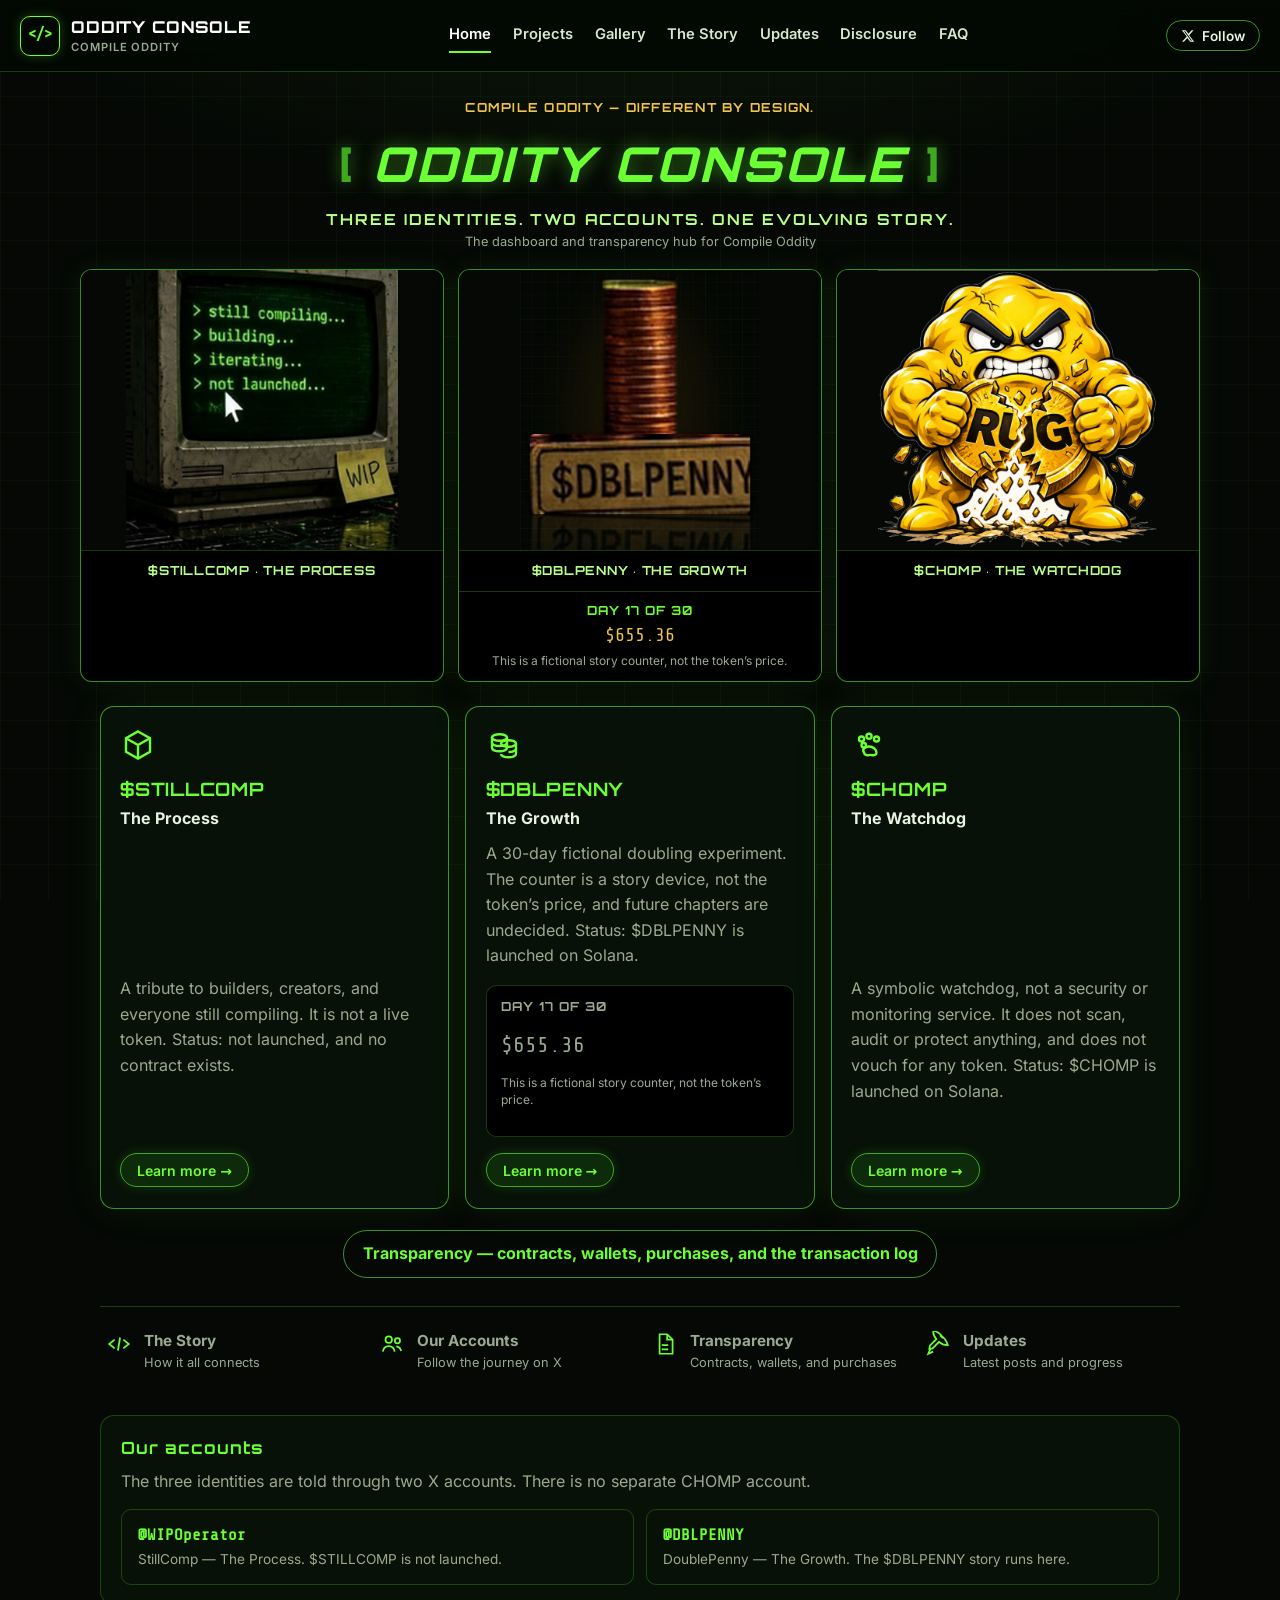
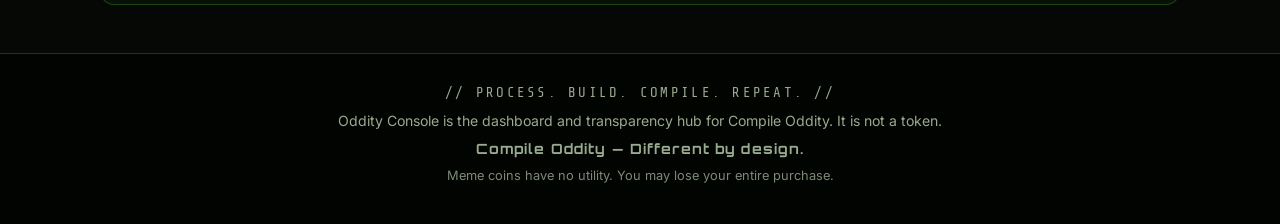
<file: index.html>
<!DOCTYPE html>
<html lang="en">
<head>
  <meta charset="utf-8">
  <meta name="viewport" content="width=device-width, initial-scale=1">
  <title>Oddity Console — the dashboard for Compile Oddity</title>
  <meta name="description" content="Oddity Console is the dashboard and transparency hub for Compile Oddity. Three identities, two accounts, one evolving story.">
  <link rel="icon" href="images/favicon.svg" type="image/svg+xml">
  <link rel="icon" href="images/favicon-32.png" sizes="32x32" type="image/png">
  <link rel="apple-touch-icon" href="images/apple-touch.png">
  <link rel="stylesheet" href="css/fonts.css">
  <link rel="stylesheet" href="css/styles.css">
</head>
<body>
  <header class="site-header">
    <a class="logo" href="index.html">
      <span class="logo-mark">&lt;/&gt;</span>
      <span class="logo-text">
        <span class="logo-name">ODDITY CONSOLE</span>
        <span class="logo-project">Compile Oddity</span>
      </span>
    </a>
    <button class="nav-toggle" type="button" aria-expanded="false" aria-label="Open menu"><span></span></button>
    <nav class="site-nav" aria-label="Primary">
      <a href="index.html" aria-current="page">Home</a>
      <a href="projects.html">Projects</a>
      <a href="gallery.html">Gallery</a>
      <a href="story.html">The Story</a>
      <a href="updates.html">Updates</a>
      <a href="disclosure.html">Disclosure</a>
      <a href="faq.html">FAQ</a>
    </nav>
    <div class="follow-wrap">
      <button class="follow-btn" type="button" aria-expanded="false" aria-haspopup="true"><svg viewBox="0 0 24 24" width="14" height="14" aria-hidden="true"><path fill="currentColor" d="M18.244 2H21.5l-7.5 8.57L22.5 22h-6.53l-5.11-6.68L5.1 22H1.84l8.03-9.17L1.5 2h6.7l4.62 6.12L18.244 2zm-1.15 18h1.81L7 3.91H5.06L17.094 20z"/></svg> Follow</button>
      <div class="follow-menu" role="menu">
        <a href="https://x.com/WIPOperator" target="_blank" rel="noopener noreferrer"><strong>@WIPOperator</strong><small>StillComp — The Process</small></a>
        <a href="https://x.com/DBLPENNY" target="_blank" rel="noopener noreferrer"><strong>@DBLPENNY</strong><small>DoublePenny — The Growth</small></a>
      </div>
    </div>
  </header>

  <main>
    <section class="hero" aria-labelledby="hero-title">
      <div class="hero-inner">
        <div class="hero-copy">
          <p class="oddity-tag">Compile Oddity — Different by design.</p>
          <h1 id="hero-title"><span class="brackets">[</span> Oddity Console <span class="brackets">]</span></h1>
          <p class="hero-sub">Three identities. Two accounts. One evolving story.</p>
          <p class="hero-kicker">The dashboard and transparency hub for Compile Oddity</p>
        </div>
        <div class="hero-cols">
          <figure>
            <img src="images/hero-stillcomp.jpg" width="696" height="717" alt="A retro CRT for StillComp, The Process, showing the lines still compiling, building, iterating, and not launched, with a WIP note.">
            <figcaption>$STILLCOMP · The Process</figcaption>
          </figure>
          <figure>
            <img src="images/hero-dblpenny.jpg" width="700" height="820" alt="A single stack of pennies behind a $DBLPENNY plaque, for DoublePenny, The Growth.">
            <figcaption>$DBLPENNY · The Growth</figcaption>
            <div class="story-counter story-counter-compact" data-dblpenny-counter>
              <noscript>
                <p>The 30-day fictional doubling experiment started on November 18, 2026 (ET). Enable JavaScript to see the current story day and amount. This is a fictional story counter, not the token’s price.</p>
              </noscript>
            </div>

          </figure>
          <figure>
            <img src="images/chomp-web.png" width="720" height="720" alt="CHOMP, The Watchdog: an angry yellow mascot biting a cracked coin labeled RUG.">
            <figcaption>$CHOMP · The Watchdog</figcaption>
          </figure>
        </div>
      </div>
    </section>

    <section class="panel" aria-label="The three identities">
      <div class="cards">
        <article class="card">
          <svg class="card-icon" width="36" height="36" viewBox="0 0 24 24" fill="none" stroke="currentColor" stroke-width="1.6" aria-hidden="true"><path d="M12 3 20 7.5v9L12 21 4 16.5v-9L12 3z"/><path d="M12 21V12l8-4.5M12 12 4 7.5"/></svg>
          <h2>$STILLCOMP</h2>
          <p class="role">The Process</p>
          <p>A tribute to builders, creators, and everyone still compiling. It is not a live token. Status: not launched, and no contract exists.</p>
          <a class="btn" href="projects.html#stillcomp">Learn more →</a>
        </article>
        <article class="card">
          <svg class="card-icon" width="36" height="36" viewBox="0 0 24 24" fill="none" stroke="currentColor" stroke-width="1.6" aria-hidden="true"><ellipse cx="9" cy="7" rx="5" ry="2.2"/><path d="M4 7v3.5c0 1.2 2.2 2.2 5 2.2s5-1 5-2.2V7"/><path d="M4 10.5V14c0 1.2 2.2 2.2 5 2.2s5-1 5-2.2v-3.5"/><ellipse cx="15" cy="11" rx="5" ry="2.2"/><path d="M20 11v3.5c0 1.2-2.2 2.2-5 2.2"/><path d="M20 14.5V18c0 1.2-2.2 2.2-5 2.2s-5-1-5-2.2"/></svg>
          <h2>$DBLPENNY</h2>
          <p class="role">The Growth</p>
          <p>A 30-day fictional doubling experiment. The counter is a story device, not the token’s price, and future chapters are undecided. Status: $DBLPENNY is launched on Solana.</p>
          <div class="story-counter" data-dblpenny-counter>
            <noscript>
              <p>The 30-day fictional doubling experiment started on November 18, 2026 (ET). Enable JavaScript to see the current story day and amount. This is a fictional story counter, not the token’s price.</p>
            </noscript>
          </div>
          <a class="btn" href="projects.html#dblpenny">Learn more →</a>
        </article>
        <article class="card">
          <svg class="card-icon" width="36" height="36" viewBox="0 0 24 24" fill="none" stroke="currentColor" stroke-width="1.6" aria-hidden="true"><circle cx="7" cy="8" r="1.7"/><circle cx="12" cy="6.2" r="1.7"/><circle cx="17" cy="8" r="1.7"/><circle cx="8.5" cy="12.2" r="1.5"/><path d="M12 13c2.8 0 5 2 5 4.2 0 1.3-1.6 2-3.2 1.5-.6-.2-1.1-.2-1.8 0-1.6.5-3.2-.2-3.2-1.5C7 15 9.2 13 12 13z"/></svg>
          <h2>$CHOMP</h2>
          <p class="role">The Watchdog</p>
          <p>A symbolic watchdog, not a security or monitoring service. It does not scan, audit or protect anything, and does not vouch for any token. Status: $CHOMP is launched on Solana.</p>
          <a class="btn" href="projects.html#chomp">Learn more →</a>
        </article>
      </div>

      <p class="transparency-link"><a href="disclosure.html#transparency">Transparency — contracts, wallets, purchases, and the transaction log</a></p>

      <nav class="quick-links" aria-label="Further reading">
        <a href="story.html"><svg width="26" height="26" viewBox="0 0 24 24" fill="none" stroke="currentColor" stroke-width="1.6" aria-hidden="true"><path d="m8 8-5 4 5 4M16 8l5 4-5 4M13 6l-2 12"/></svg><span><strong>The Story</strong><span>How it all connects</span></span></a>
        <a href="#accounts"><svg width="26" height="26" viewBox="0 0 24 24" fill="none" stroke="currentColor" stroke-width="1.6" aria-hidden="true"><circle cx="9" cy="8" r="3"/><path d="M3.5 19c.6-3 2.8-5 5.5-5s4.9 2 5.5 5"/><circle cx="17" cy="9" r="2.4"/><path d="M16 14.2c2.2.3 3.9 2 4.5 4.3"/></svg><span><strong>Our Accounts</strong><span>Follow the journey on X</span></span></a>
        <a href="disclosure.html#transparency"><svg width="26" height="26" viewBox="0 0 24 24" fill="none" stroke="currentColor" stroke-width="1.6" aria-hidden="true"><path d="M7 3h7l5 5v13H7z"/><path d="M14 3v5h5M9 13h6M9 17h6"/></svg><span><strong>Transparency</strong><span>Contracts, wallets, and purchases</span></span></a>
        <a href="updates.html"><svg width="26" height="26" viewBox="0 0 24 24" fill="none" stroke="currentColor" stroke-width="1.6" aria-hidden="true"><path d="M14 4c3 1 6 5 7 9-3 0-6-1-8-3l-6 6-3 .5.5-3 6-6c-2-2-3-5-3-8 4 1 8 4 9 7z"/><path d="M5 16.5 3 21l4.5-2"/></svg><span><strong>Updates</strong><span>Latest posts and progress</span></span></a>
      </nav>

      <section class="accounts" id="accounts">
        <h2>Our accounts</h2>
        <p>The three identities are told through two X accounts. There is no separate CHOMP account.</p>
        <ul class="account-list">
          <li><a href="https://x.com/WIPOperator" target="_blank" rel="noopener noreferrer"><strong>@WIPOperator</strong><span>StillComp — The Process. $STILLCOMP is not launched.</span></a></li>
          <li><a href="https://x.com/DBLPENNY" target="_blank" rel="noopener noreferrer"><strong>@DBLPENNY</strong><span>DoublePenny — The Growth. The $DBLPENNY story runs here.</span></a></li>
        </ul>
      </section>
    </section>
  </main>
  <footer class="site-footer">
    <p class="tagline">// Process. Build. Compile.<wbr> Repeat. //</p>
    <p>Oddity Console is the dashboard and transparency hub for Compile Oddity. It is not a token.</p>
    <p class="oddity-line">Compile Oddity — Different by design.</p>
    <p class="legal">Meme coins have no utility. You may lose your entire purchase.</p>
  </footer>
  <script src="js/main.js"></script>
  <script src="js/counter.js"></script>
</body>
</html>
</file>
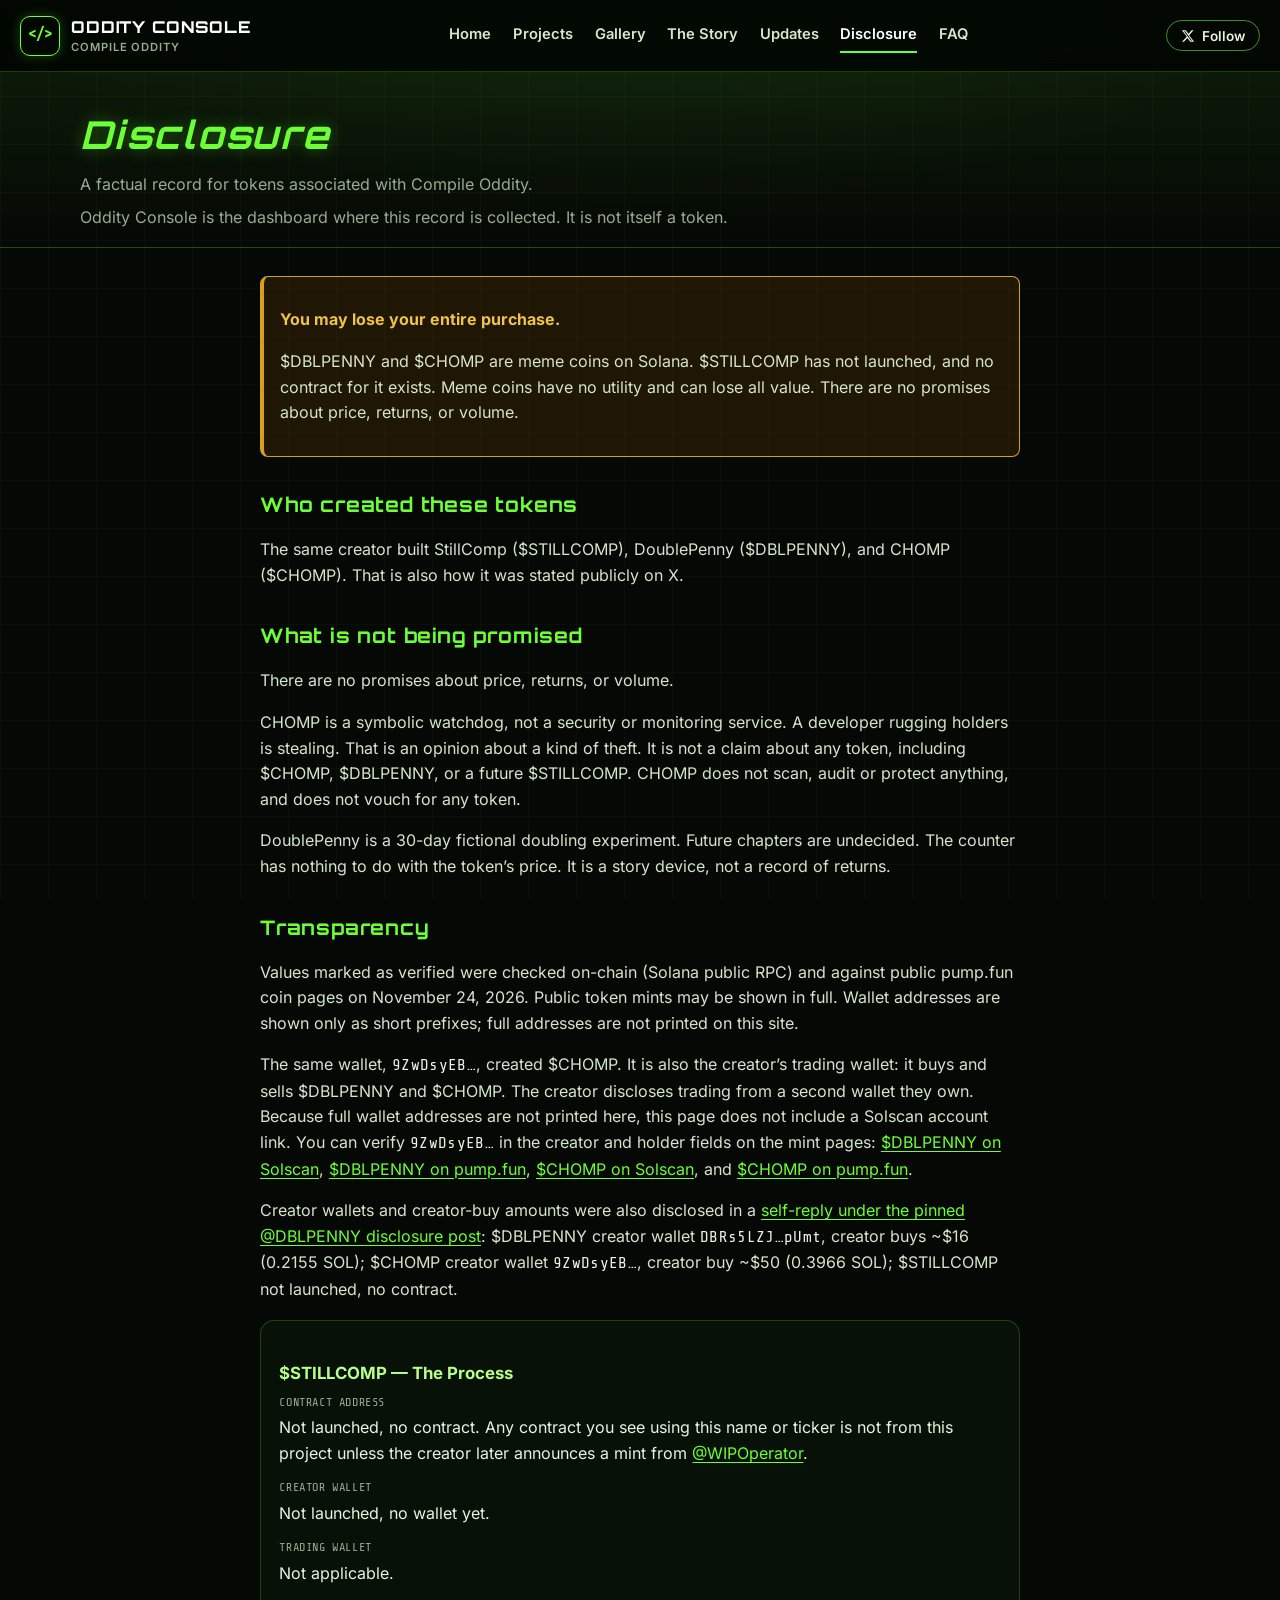
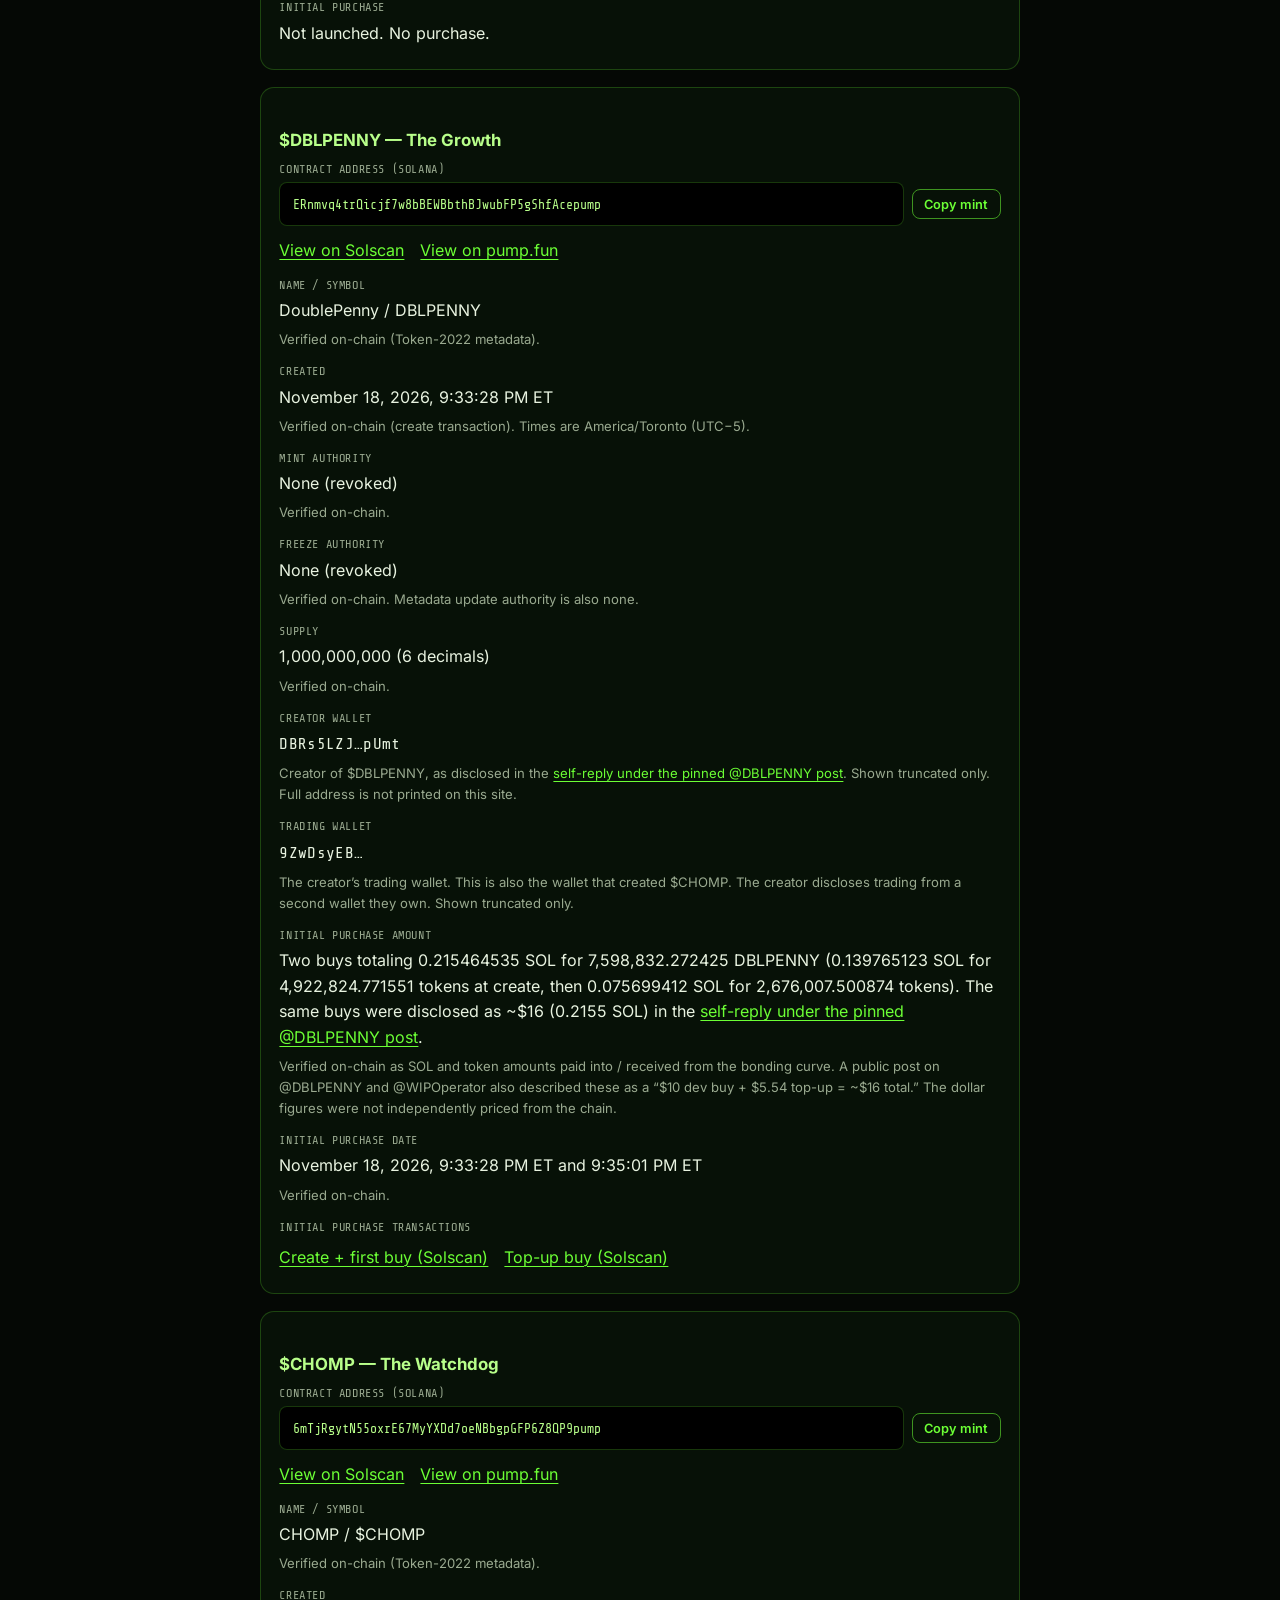
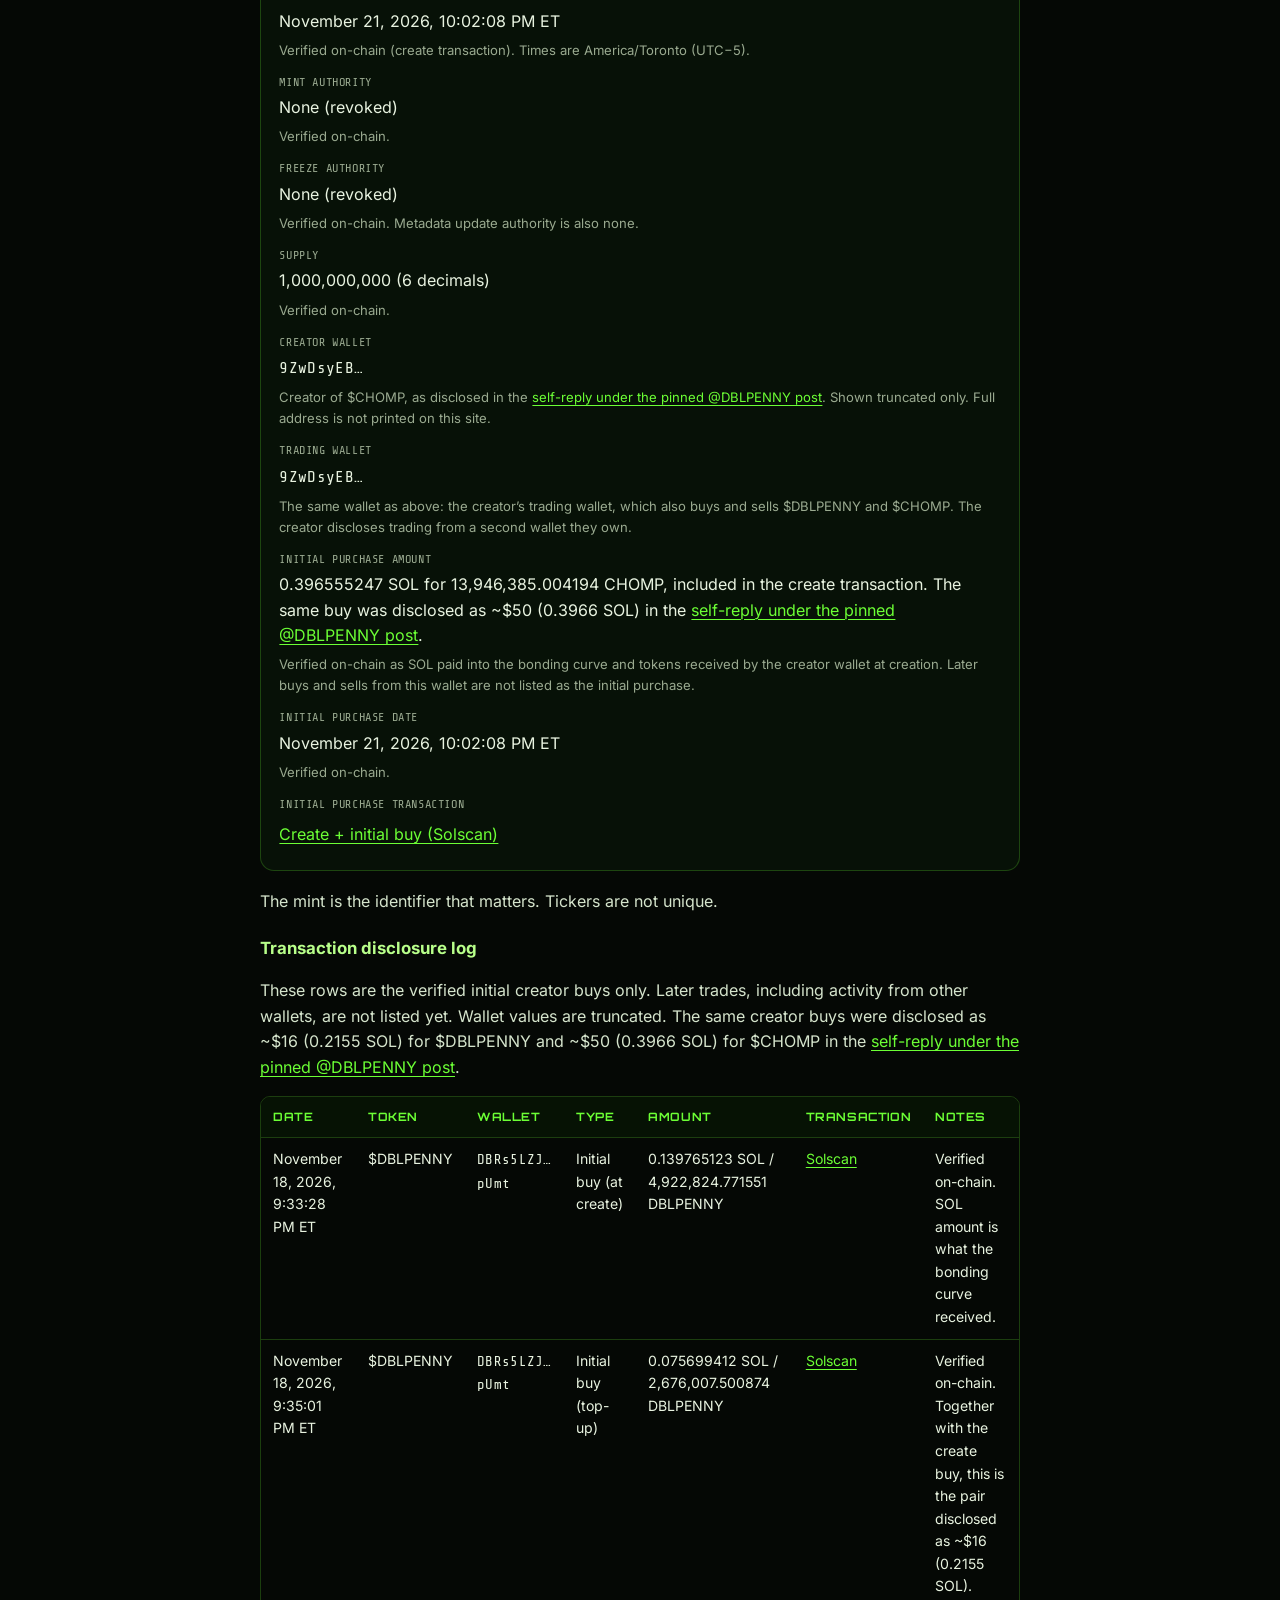
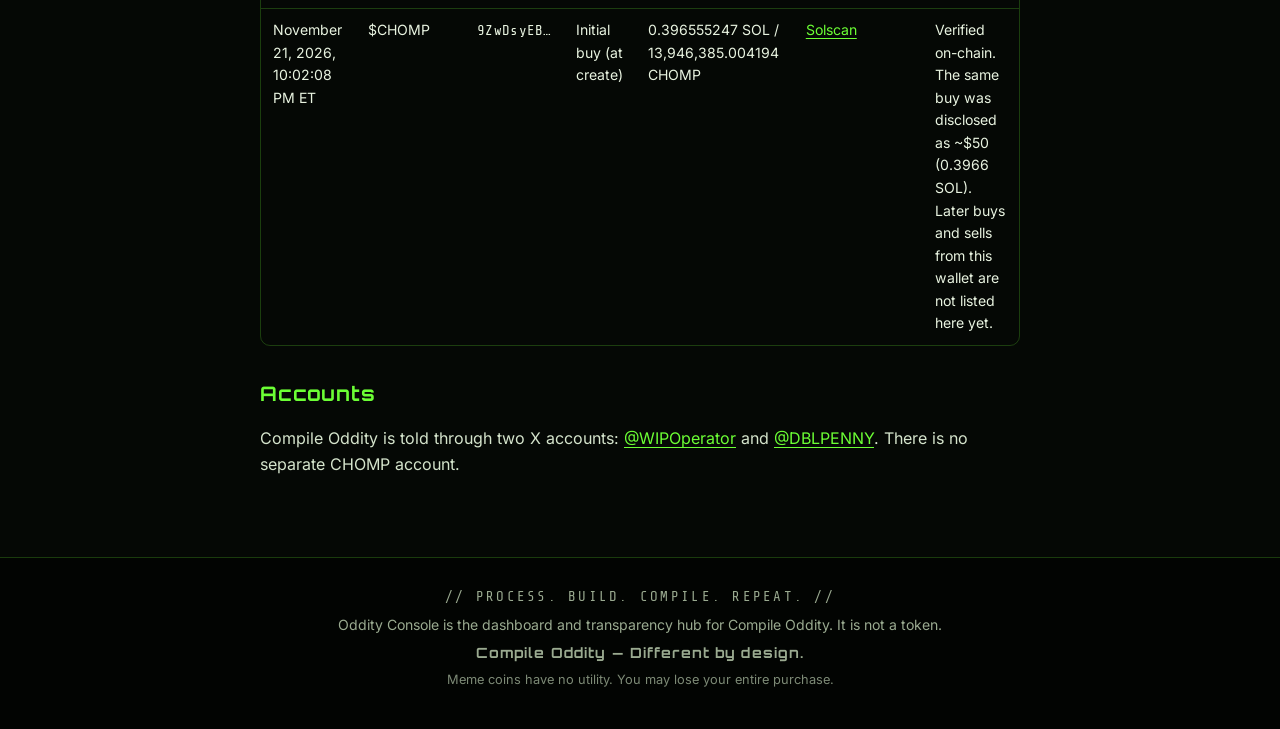
<file: disclosure.html>
<!DOCTYPE html>
<html lang="en">
<head>
  <meta charset="utf-8">
  <meta name="viewport" content="width=device-width, initial-scale=1">
  <title>Disclosure — Oddity Console</title>
  <meta name="description" content="Factual disclosure for tokens associated with Compile Oddity, collected on Oddity Console.">
  <link rel="icon" href="images/favicon.svg" type="image/svg+xml">
  <link rel="icon" href="images/favicon-32.png" sizes="32x32" type="image/png">
  <link rel="apple-touch-icon" href="images/apple-touch.png">
  <link rel="stylesheet" href="css/fonts.css">
  <link rel="stylesheet" href="css/styles.css">
</head>
<body>
  <header class="site-header">
    <a class="logo" href="index.html">
      <span class="logo-mark">&lt;/&gt;</span>
      <span class="logo-text">
        <span class="logo-name">ODDITY CONSOLE</span>
        <span class="logo-project">Compile Oddity</span>
      </span>
    </a>
    <button class="nav-toggle" type="button" aria-expanded="false" aria-label="Open menu"><span></span></button>
    <nav class="site-nav" aria-label="Primary">
      <a href="index.html">Home</a>
      <a href="projects.html">Projects</a>
      <a href="gallery.html">Gallery</a>
      <a href="story.html">The Story</a>
      <a href="updates.html">Updates</a>
      <a href="disclosure.html" aria-current="page">Disclosure</a>
      <a href="faq.html">FAQ</a>
    </nav>
    <div class="follow-wrap">
      <button class="follow-btn" type="button" aria-expanded="false" aria-haspopup="true"><svg viewBox="0 0 24 24" width="14" height="14" aria-hidden="true"><path fill="currentColor" d="M18.244 2H21.5l-7.5 8.57L22.5 22h-6.53l-5.11-6.68L5.1 22H1.84l8.03-9.17L1.5 2h6.7l4.62 6.12L18.244 2zm-1.15 18h1.81L7 3.91H5.06L17.094 20z"/></svg> Follow</button>
      <div class="follow-menu" role="menu">
        <a href="https://x.com/WIPOperator" target="_blank" rel="noopener noreferrer"><strong>@WIPOperator</strong><small>StillComp — The Process</small></a>
        <a href="https://x.com/DBLPENNY" target="_blank" rel="noopener noreferrer"><strong>@DBLPENNY</strong><small>DoublePenny — The Growth</small></a>
      </div>
    </div>
  </header>

  <main>
    <header class="page-hero">
      <div class="page-hero-inner">
        <h1>Disclosure</h1>
        <p>A factual record for tokens associated with Compile Oddity.</p>
        <p>Oddity Console is the dashboard where this record is collected. It is not itself a token.</p>
      </div>
    </header>
    <div class="content">
      <div class="risk-callout">
        <p><strong>You may lose your entire purchase.</strong></p>
        <p>$DBLPENNY and $CHOMP are meme coins on Solana. $STILLCOMP has not launched, and no contract for it exists. Meme coins have no utility and can lose all value. There are no promises about price, returns, or volume.</p>
      </div>

      <h2>Who created these tokens</h2>
      <p>The same creator built StillComp ($STILLCOMP), DoublePenny ($DBLPENNY), and CHOMP ($CHOMP). That is also how it was stated publicly on X.</p>

      <h2>What is not being promised</h2>
      <p>There are no promises about price, returns, or volume.</p>
      <p>CHOMP is a symbolic watchdog, not a security or monitoring service. A developer rugging holders is stealing. That is an opinion about a kind of theft. It is not a claim about any token, including $CHOMP, $DBLPENNY, or a future $STILLCOMP. CHOMP does not scan, audit or protect anything, and does not vouch for any token.</p>
      <p>DoublePenny is a 30-day fictional doubling experiment. Future chapters are undecided. The counter has nothing to do with the token’s price. It is a story device, not a record of returns.</p>

      <h2 id="transparency">Transparency</h2>
      <p>Values marked as verified were checked on-chain (Solana public RPC) and against public pump.fun coin pages on November 24, 2026. Public token mints may be shown in full. Wallet addresses are shown only as short prefixes; full addresses are not printed on this site.</p>
      <p>The same wallet, <span class="wallet-trunc">9ZwDsyEB…</span>, created $CHOMP. It is also the creator’s trading wallet: it buys and sells $DBLPENNY and $CHOMP. The creator discloses trading from a second wallet they own. Because full wallet addresses are not printed here, this page does not include a Solscan account link. You can verify <span class="wallet-trunc">9ZwDsyEB…</span> in the creator and holder fields on the mint pages: <a href="https://solscan.io/token/ERnmvq4trQicjf7w8bBEWBbthBJwubFP5gShfAcepump" target="_blank" rel="noopener noreferrer">$DBLPENNY on Solscan</a>, <a href="https://pump.fun/coin/ERnmvq4trQicjf7w8bBEWBbthBJwubFP5gShfAcepump" target="_blank" rel="noopener noreferrer">$DBLPENNY on pump.fun</a>, <a href="https://solscan.io/token/6mTjRgytN55oxrE67MyYXDd7oeNBbgpGFP6Z8QP9pump" target="_blank" rel="noopener noreferrer">$CHOMP on Solscan</a>, and <a href="https://pump.fun/coin/6mTjRgytN55oxrE67MyYXDd7oeNBbgpGFP6Z8QP9pump" target="_blank" rel="noopener noreferrer">$CHOMP on pump.fun</a>.</p>
      <p>Creator wallets and creator-buy amounts were also disclosed in a <a href="https://x.com/DBLPENNY/status/2125368697732964563" target="_blank" rel="noopener noreferrer">self-reply under the pinned @DBLPENNY disclosure post</a>: $DBLPENNY creator wallet <span class="wallet-trunc">DBRs5LZJ…pUmt</span>, creator buys ~$16 (0.2155 SOL); $CHOMP creator wallet <span class="wallet-trunc">9ZwDsyEB…</span>, creator buy ~$50 (0.3966 SOL); $STILLCOMP not launched, no contract.</p>

      <section class="t-block" aria-labelledby="t-stillcomp">
        <h3 id="t-stillcomp">$STILLCOMP — The Process</h3>
        <dl class="field-list">
          <div>
            <dt>Contract address</dt>
            <dd>Not launched, no contract. Any contract you see using this name or ticker is not from this project unless the creator later announces a mint from <a href="https://x.com/WIPOperator" target="_blank" rel="noopener noreferrer">@WIPOperator</a>.</dd>
          </div>
          <div>
            <dt>Creator wallet</dt>
            <dd>Not launched, no wallet yet.</dd>
          </div>
          <div>
            <dt>Trading wallet</dt>
            <dd>Not applicable.</dd>
          </div>
          <div>
            <dt>Initial purchase</dt>
            <dd>Not launched. No purchase.</dd>
          </div>
        </dl>
      </section>

      <section class="t-block" aria-labelledby="t-dblpenny">
        <h3 id="t-dblpenny">$DBLPENNY — The Growth</h3>
        <dl class="field-list">
          <div>
            <dt>Contract address (Solana)</dt>
            <dd>
              <div class="mint-row">
                <code class="mint">ERnmvq4trQicjf7w8bBEWBbthBJwubFP5gShfAcepump</code>
                <button class="copy-btn" type="button" data-copy="ERnmvq4trQicjf7w8bBEWBbthBJwubFP5gShfAcepump">Copy mint</button>
              </div>
              <p class="ext-links">
                <a href="https://solscan.io/token/ERnmvq4trQicjf7w8bBEWBbthBJwubFP5gShfAcepump" target="_blank" rel="noopener noreferrer">View on Solscan</a>
                <a href="https://pump.fun/coin/ERnmvq4trQicjf7w8bBEWBbthBJwubFP5gShfAcepump" target="_blank" rel="noopener noreferrer">View on pump.fun</a>
              </p>
            </dd>
          </div>
          <div>
            <dt>Name / symbol</dt>
            <dd>DoublePenny / DBLPENNY <span class="verify-note">Verified on-chain (Token-2022 metadata).</span></dd>
          </div>
          <div>
            <dt>Created</dt>
            <dd>November 18, 2026, 9:33:28 PM ET <span class="verify-note">Verified on-chain (create transaction). Times are America/Toronto (UTC−5).</span></dd>
          </div>
          <div>
            <dt>Mint authority</dt>
            <dd>None (revoked) <span class="verify-note">Verified on-chain.</span></dd>
          </div>
          <div>
            <dt>Freeze authority</dt>
            <dd>None (revoked) <span class="verify-note">Verified on-chain. Metadata update authority is also none.</span></dd>
          </div>
          <div>
            <dt>Supply</dt>
            <dd>1,000,000,000 (6 decimals) <span class="verify-note">Verified on-chain.</span></dd>
          </div>
          <div>
            <dt>Creator wallet</dt>
            <dd>
              <span class="wallet-trunc">DBRs5LZJ…pUmt</span>
              <span class="verify-note">Creator of $DBLPENNY, as disclosed in the <a href="https://x.com/DBLPENNY/status/2125368697732964563" target="_blank" rel="noopener noreferrer">self-reply under the pinned @DBLPENNY post</a>. Shown truncated only. Full address is not printed on this site.</span>
            </dd>
          </div>
          <div>
            <dt>Trading wallet</dt>
            <dd>
              <span class="wallet-trunc">9ZwDsyEB…</span>
              <span class="verify-note">The creator’s trading wallet. This is also the wallet that created $CHOMP. The creator discloses trading from a second wallet they own. Shown truncated only.</span>
            </dd>
          </div>
          <div>
            <dt>Initial purchase amount</dt>
            <dd>Two buys totaling 0.215464535 SOL for 7,598,832.272425 DBLPENNY (0.139765123 SOL for 4,922,824.771551 tokens at create, then 0.075699412 SOL for 2,676,007.500874 tokens). The same buys were disclosed as ~$16 (0.2155 SOL) in the <a href="https://x.com/DBLPENNY/status/2125368697732964563" target="_blank" rel="noopener noreferrer">self-reply under the pinned @DBLPENNY post</a>. <span class="verify-note">Verified on-chain as SOL and token amounts paid into / received from the bonding curve. A public post on @DBLPENNY and @WIPOperator also described these as a “$10 dev buy + $5.54 top-up = ~$16 total.” The dollar figures were not independently priced from the chain.</span></dd>
          </div>
          <div>
            <dt>Initial purchase date</dt>
            <dd>November 18, 2026, 9:33:28 PM ET and 9:35:01 PM ET <span class="verify-note">Verified on-chain.</span></dd>
          </div>
          <div>
            <dt>Initial purchase transactions</dt>
            <dd>
              <p class="ext-links">
                <a href="https://solscan.io/tx/3bDfwiTVJY62iyUcenVdoUoYnw1czMB2jZGcZ5tCqoK9Qg28rLkGhpehN1R1qYJLYwByRwq8Em9LYAwXyhTr6Dhs" target="_blank" rel="noopener noreferrer">Create + first buy (Solscan)</a>
                <a href="https://solscan.io/tx/2DcAs6ixepi2wZfCdHcq53S4qRzsu3dGNUhSnKt19n1Fpe3Nx9U26f5NE1qTxkQZCSeVeFj63SxFTiFrbHgZMRKS" target="_blank" rel="noopener noreferrer">Top-up buy (Solscan)</a>
              </p>
            </dd>
          </div>
        </dl>
      </section>

      <section class="t-block" aria-labelledby="t-chomp">
        <h3 id="t-chomp">$CHOMP — The Watchdog</h3>
        <dl class="field-list">
          <div>
            <dt>Contract address (Solana)</dt>
            <dd>
              <div class="mint-row">
                <code class="mint">6mTjRgytN55oxrE67MyYXDd7oeNBbgpGFP6Z8QP9pump</code>
                <button class="copy-btn" type="button" data-copy="6mTjRgytN55oxrE67MyYXDd7oeNBbgpGFP6Z8QP9pump">Copy mint</button>
              </div>
              <p class="ext-links">
                <a href="https://solscan.io/token/6mTjRgytN55oxrE67MyYXDd7oeNBbgpGFP6Z8QP9pump" target="_blank" rel="noopener noreferrer">View on Solscan</a>
                <a href="https://pump.fun/coin/6mTjRgytN55oxrE67MyYXDd7oeNBbgpGFP6Z8QP9pump" target="_blank" rel="noopener noreferrer">View on pump.fun</a>
              </p>
            </dd>
          </div>
          <div>
            <dt>Name / symbol</dt>
            <dd>CHOMP / $CHOMP <span class="verify-note">Verified on-chain (Token-2022 metadata).</span></dd>
          </div>
          <div>
            <dt>Created</dt>
            <dd>November 21, 2026, 10:02:08 PM ET <span class="verify-note">Verified on-chain (create transaction). Times are America/Toronto (UTC−5).</span></dd>
          </div>
          <div>
            <dt>Mint authority</dt>
            <dd>None (revoked) <span class="verify-note">Verified on-chain.</span></dd>
          </div>
          <div>
            <dt>Freeze authority</dt>
            <dd>None (revoked) <span class="verify-note">Verified on-chain. Metadata update authority is also none.</span></dd>
          </div>
          <div>
            <dt>Supply</dt>
            <dd>1,000,000,000 (6 decimals) <span class="verify-note">Verified on-chain.</span></dd>
          </div>
          <div>
            <dt>Creator wallet</dt>
            <dd>
              <span class="wallet-trunc">9ZwDsyEB…</span>
              <span class="verify-note">Creator of $CHOMP, as disclosed in the <a href="https://x.com/DBLPENNY/status/2125368697732964563" target="_blank" rel="noopener noreferrer">self-reply under the pinned @DBLPENNY post</a>. Shown truncated only. Full address is not printed on this site.</span>
            </dd>
          </div>
          <div>
            <dt>Trading wallet</dt>
            <dd>
              <span class="wallet-trunc">9ZwDsyEB…</span>
              <span class="verify-note">The same wallet as above: the creator’s trading wallet, which also buys and sells $DBLPENNY and $CHOMP. The creator discloses trading from a second wallet they own.</span>
            </dd>
          </div>
          <div>
            <dt>Initial purchase amount</dt>
            <dd>0.396555247 SOL for 13,946,385.004194 CHOMP, included in the create transaction. The same buy was disclosed as ~$50 (0.3966 SOL) in the <a href="https://x.com/DBLPENNY/status/2125368697732964563" target="_blank" rel="noopener noreferrer">self-reply under the pinned @DBLPENNY post</a>. <span class="verify-note">Verified on-chain as SOL paid into the bonding curve and tokens received by the creator wallet at creation. Later buys and sells from this wallet are not listed as the initial purchase.</span></dd>
          </div>
          <div>
            <dt>Initial purchase date</dt>
            <dd>November 21, 2026, 10:02:08 PM ET <span class="verify-note">Verified on-chain.</span></dd>
          </div>
          <div>
            <dt>Initial purchase transaction</dt>
            <dd>
              <p class="ext-links">
                <a href="https://solscan.io/tx/tji4oxw5LTEzHV1uvvtmq8dQ2dyBXePDWquu6eynTpWcFdYWef6omjBC4LmEFaaVUYcpNCiJ14Re7BkBPs4ehWQ" target="_blank" rel="noopener noreferrer">Create + initial buy (Solscan)</a>
              </p>
            </dd>
          </div>
        </dl>
      </section>

      <p>The mint is the identifier that matters. Tickers are not unique.</p>

      <h3 id="tx-log">Transaction disclosure log</h3>
      <p>These rows are the verified initial creator buys only. Later trades, including activity from other wallets, are not listed yet. Wallet values are truncated. The same creator buys were disclosed as ~$16 (0.2155 SOL) for $DBLPENNY and ~$50 (0.3966 SOL) for $CHOMP in the <a href="https://x.com/DBLPENNY/status/2125368697732964563" target="_blank" rel="noopener noreferrer">self-reply under the pinned @DBLPENNY post</a>.</p>
      <div class="table-wrap">
        <table class="t-table">
          <thead>
            <tr>
              <th>Date</th>
              <th>Token</th>
              <th>Wallet</th>
              <th>Type</th>
              <th>Amount</th>
              <th>Transaction</th>
              <th>Notes</th>
            </tr>
          </thead>
          <tbody>
            <tr>
              <td data-label="Date">November 18, 2026, 9:33:28 PM ET</td>
              <td data-label="Token">$DBLPENNY</td>
              <td data-label="Wallet"><span class="wallet-trunc">DBRs5LZJ…pUmt</span></td>
              <td data-label="Type">Initial buy (at create)</td>
              <td data-label="Amount">0.139765123 SOL / 4,922,824.771551 DBLPENNY</td>
              <td data-label="Transaction"><a href="https://solscan.io/tx/3bDfwiTVJY62iyUcenVdoUoYnw1czMB2jZGcZ5tCqoK9Qg28rLkGhpehN1R1qYJLYwByRwq8Em9LYAwXyhTr6Dhs" target="_blank" rel="noopener noreferrer">Solscan</a></td>
              <td data-label="Notes">Verified on-chain. SOL amount is what the bonding curve received.</td>
            </tr>
            <tr>
              <td data-label="Date">November 18, 2026, 9:35:01 PM ET</td>
              <td data-label="Token">$DBLPENNY</td>
              <td data-label="Wallet"><span class="wallet-trunc">DBRs5LZJ…pUmt</span></td>
              <td data-label="Type">Initial buy (top-up)</td>
              <td data-label="Amount">0.075699412 SOL / 2,676,007.500874 DBLPENNY</td>
              <td data-label="Transaction"><a href="https://solscan.io/tx/2DcAs6ixepi2wZfCdHcq53S4qRzsu3dGNUhSnKt19n1Fpe3Nx9U26f5NE1qTxkQZCSeVeFj63SxFTiFrbHgZMRKS" target="_blank" rel="noopener noreferrer">Solscan</a></td>
              <td data-label="Notes">Verified on-chain. Together with the create buy, this is the pair disclosed as ~$16 (0.2155 SOL).</td>
            </tr>
            <tr>
              <td data-label="Date">November 21, 2026, 10:02:08 PM ET</td>
              <td data-label="Token">$CHOMP</td>
              <td data-label="Wallet"><span class="wallet-trunc">9ZwDsyEB…</span></td>
              <td data-label="Type">Initial buy (at create)</td>
              <td data-label="Amount">0.396555247 SOL / 13,946,385.004194 CHOMP</td>
              <td data-label="Transaction"><a href="https://solscan.io/tx/tji4oxw5LTEzHV1uvvtmq8dQ2dyBXePDWquu6eynTpWcFdYWef6omjBC4LmEFaaVUYcpNCiJ14Re7BkBPs4ehWQ" target="_blank" rel="noopener noreferrer">Solscan</a></td>
              <td data-label="Notes">Verified on-chain. The same buy was disclosed as ~$50 (0.3966 SOL). Later buys and sells from this wallet are not listed here yet.</td>
            </tr>
          </tbody>
        </table>
      </div>

      <h2>Accounts</h2>
      <p>Compile Oddity is told through two X accounts: <a href="https://x.com/WIPOperator" target="_blank" rel="noopener noreferrer">@WIPOperator</a> and <a href="https://x.com/DBLPENNY" target="_blank" rel="noopener noreferrer">@DBLPENNY</a>. There is no separate CHOMP account.</p>
    </div>

  </main>
  <footer class="site-footer">
    <p class="tagline">// Process. Build. Compile.<wbr> Repeat. //</p>
    <p>Oddity Console is the dashboard and transparency hub for Compile Oddity. It is not a token.</p>
    <p class="oddity-line">Compile Oddity — Different by design.</p>
    <p class="legal">Meme coins have no utility. You may lose your entire purchase.</p>
  </footer>
  <script src="js/main.js"></script>
  <script src="js/counter.js"></script>
</body>
</html>
</file>
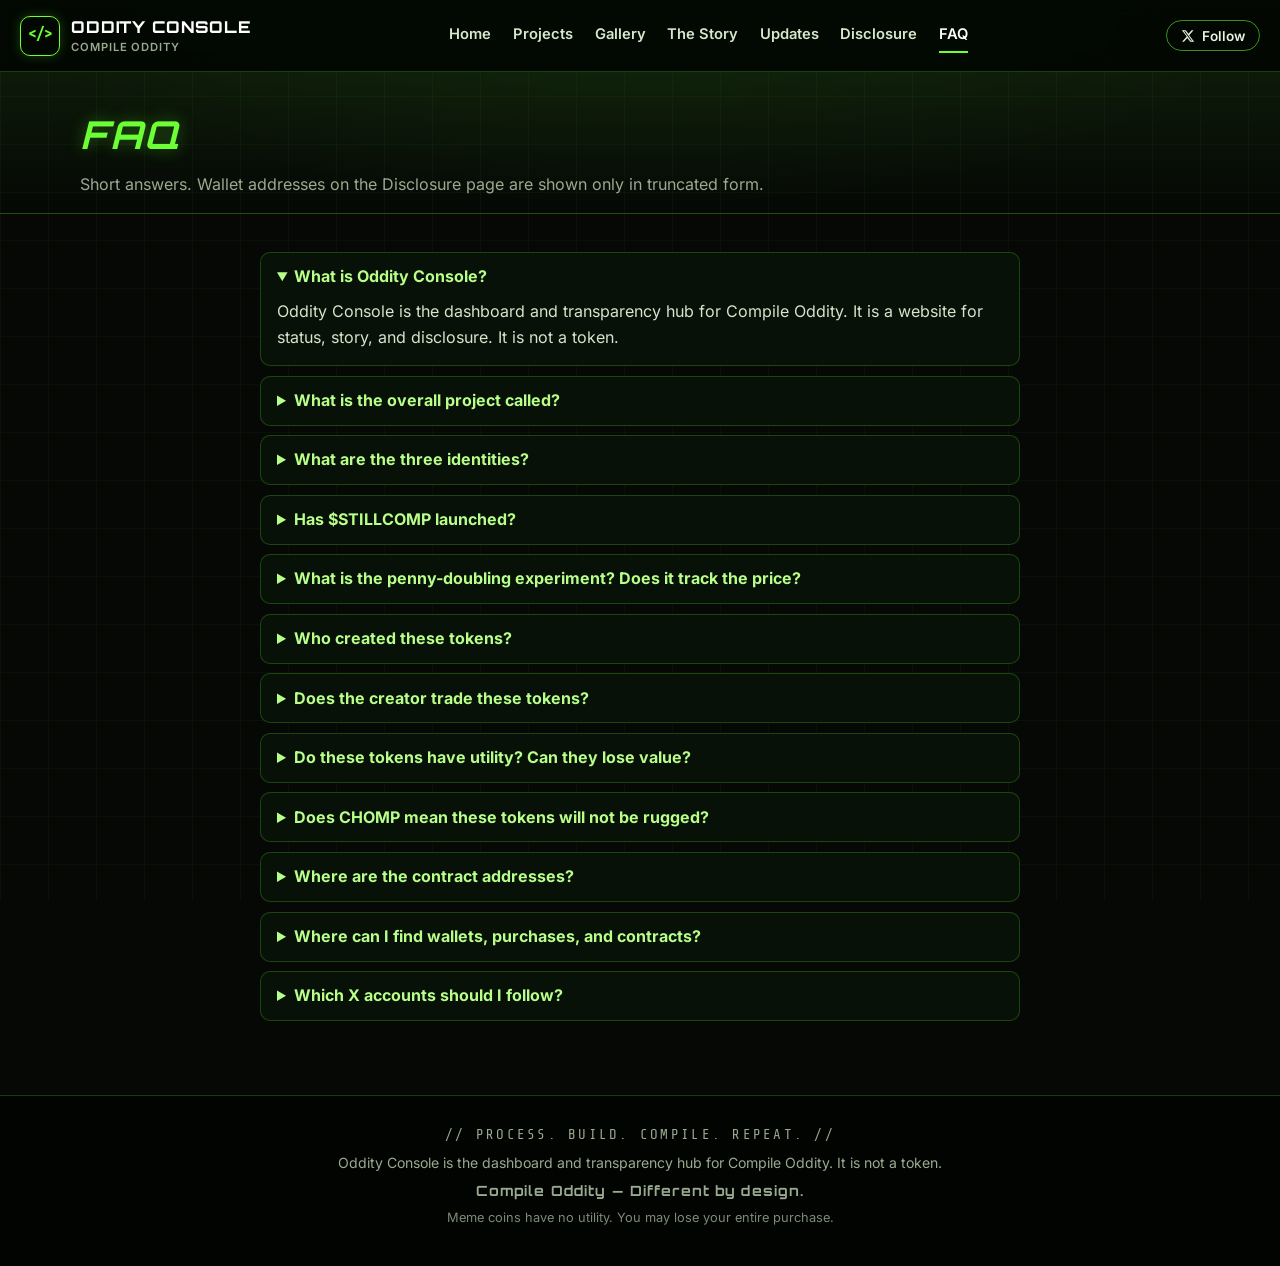
<file: faq.html>
<!DOCTYPE html>
<html lang="en">
<head>
  <meta charset="utf-8">
  <meta name="viewport" content="width=device-width, initial-scale=1">
  <title>FAQ — Oddity Console</title>
  <meta name="description" content="Questions and answers about Oddity Console and the three identities of Compile Oddity.">
  <link rel="icon" href="images/favicon.svg" type="image/svg+xml">
  <link rel="icon" href="images/favicon-32.png" sizes="32x32" type="image/png">
  <link rel="apple-touch-icon" href="images/apple-touch.png">
  <link rel="stylesheet" href="css/fonts.css">
  <link rel="stylesheet" href="css/styles.css">
</head>
<body>
  <header class="site-header">
    <a class="logo" href="index.html">
      <span class="logo-mark">&lt;/&gt;</span>
      <span class="logo-text">
        <span class="logo-name">ODDITY CONSOLE</span>
        <span class="logo-project">Compile Oddity</span>
      </span>
    </a>
    <button class="nav-toggle" type="button" aria-expanded="false" aria-label="Open menu"><span></span></button>
    <nav class="site-nav" aria-label="Primary">
      <a href="index.html">Home</a>
      <a href="projects.html">Projects</a>
      <a href="gallery.html">Gallery</a>
      <a href="story.html">The Story</a>
      <a href="updates.html">Updates</a>
      <a href="disclosure.html">Disclosure</a>
      <a href="faq.html" aria-current="page">FAQ</a>
    </nav>
    <div class="follow-wrap">
      <button class="follow-btn" type="button" aria-expanded="false" aria-haspopup="true"><svg viewBox="0 0 24 24" width="14" height="14" aria-hidden="true"><path fill="currentColor" d="M18.244 2H21.5l-7.5 8.57L22.5 22h-6.53l-5.11-6.68L5.1 22H1.84l8.03-9.17L1.5 2h6.7l4.62 6.12L18.244 2zm-1.15 18h1.81L7 3.91H5.06L17.094 20z"/></svg> Follow</button>
      <div class="follow-menu" role="menu">
        <a href="https://x.com/WIPOperator" target="_blank" rel="noopener noreferrer"><strong>@WIPOperator</strong><small>StillComp — The Process</small></a>
        <a href="https://x.com/DBLPENNY" target="_blank" rel="noopener noreferrer"><strong>@DBLPENNY</strong><small>DoublePenny — The Growth</small></a>
      </div>
    </div>
  </header>

  <main>
    <header class="page-hero">
      <div class="page-hero-inner">
        <h1>FAQ</h1>
        <p>Short answers. Wallet addresses on the Disclosure page are shown only in truncated form.</p>
      </div>
    </header>
    <div class="content faq">
      <details open>
        <summary>What is Oddity Console?</summary>
        <p>Oddity Console is the dashboard and transparency hub for Compile Oddity. It is a website for status, story, and disclosure. It is not a token.</p>
      </details>
      <details>
        <summary>What is the overall project called?</summary>
        <p>Compile Oddity, the parent project. Its line is “Different by design.” Oddity Console is the dashboard and transparency hub for Compile Oddity.</p>
      </details>
      <details>
        <summary>What are the three identities?</summary>
        <p>StillComp ($STILLCOMP) is The Process, DoublePenny ($DBLPENNY) is The Growth, and CHOMP ($CHOMP) is The Watchdog. They are told through two X accounts, @WIPOperator and @DBLPENNY.</p>
      </details>
      <details>
        <summary>Has $STILLCOMP launched?</summary>
        <p>No. $STILLCOMP has not launched, and no contract exists. Any mint you see with that name or ticker is not from this project unless a mint is later announced from @WIPOperator.</p>
      </details>
      <details>
        <summary>What is the penny-doubling experiment? Does it track the price?</summary>
        <p>It is a 30-day fictional doubling experiment around $DBLPENNY. The story amount on Day N is $0.01 × 2^(N−1), starting November 18, 2026 (ET), and stopping at Day 30. Future chapters are undecided. The counter has nothing to do with the token’s price. It is a story device, not a record of price performance.</p>
          <div class="story-counter" data-dblpenny-counter>
            <noscript>
              <p>The 30-day fictional doubling experiment started on November 18, 2026 (ET). Enable JavaScript to see the current story day and amount. This is a fictional story counter, not the token’s price.</p>
            </noscript>
          </div>

      </details>
      <details>
        <summary>Who created these tokens?</summary>
        <p>The same creator built all three. That was also stated publicly on X. See the <a href="disclosure.html">Disclosure</a> page.</p>
      </details>
      <details>
        <summary>Does the creator trade these tokens?</summary>
        <p>Yes. The creator trades from a second wallet they own, <span class="wallet-trunc">9ZwDsyEB…</span> (truncated). That wallet also created $CHOMP, and it buys and sells $DBLPENNY and $CHOMP. The creator wallet for $DBLPENNY is <span class="wallet-trunc">DBRs5LZJ…</span>. Full wallet addresses are not printed on this site. Details are on the <a href="disclosure.html#transparency">Disclosure</a> page.</p>
      </details>
      <details>
        <summary>Do these tokens have utility? Can they lose value?</summary>
        <p>They are meme coins. They have no utility. You may lose your entire purchase.</p>
      </details>
      <details>
        <summary>Does CHOMP mean these tokens will not be rugged?</summary>
        <p>No. CHOMP is a symbolic watchdog, not a security or monitoring service. It does not scan, audit or protect anything, and it does not vouch for any token, including these. A developer rugging holders is stealing — that is a point of view, not a promise about $CHOMP, $DBLPENNY, or $STILLCOMP.</p>
      </details>
      <details>
        <summary>Where are the contract addresses?</summary>
        <p>$STILLCOMP has no contract. $DBLPENNY: <code class="mint">ERnmvq4trQicjf7w8bBEWBbthBJwubFP5gShfAcepump</code>. $CHOMP: <code class="mint">6mTjRgytN55oxrE67MyYXDd7oeNBbgpGFP6Z8QP9pump</code>. Tickers are not unique; the mint is the identifier that matters. Links are on the <a href="disclosure.html">Disclosure</a> and <a href="projects.html">Projects</a> pages.</p>
      </details>
      <details>
        <summary>Where can I find wallets, purchases, and contracts?</summary>
        <p>On the <a href="disclosure.html#transparency">Transparency</a> section of the Disclosure page. Known mints, wallets (truncated), creation dates, authority status, supply, and the verified initial creator buys are listed there. Full wallet addresses are not printed on this site.</p>
      </details>
      <details>
        <summary>Which X accounts should I follow?</summary>
        <p><a href="https://x.com/WIPOperator" target="_blank" rel="noopener noreferrer">@WIPOperator</a> and <a href="https://x.com/DBLPENNY" target="_blank" rel="noopener noreferrer">@DBLPENNY</a>. There is no separate CHOMP account.</p>
      </details>
    </div>
  </main>
  <footer class="site-footer">
    <p class="tagline">// Process. Build. Compile.<wbr> Repeat. //</p>
    <p>Oddity Console is the dashboard and transparency hub for Compile Oddity. It is not a token.</p>
    <p class="oddity-line">Compile Oddity — Different by design.</p>
    <p class="legal">Meme coins have no utility. You may lose your entire purchase.</p>
  </footer>
  <script src="js/main.js"></script>
  <script src="js/counter.js"></script>
</body>
</html>
</file>
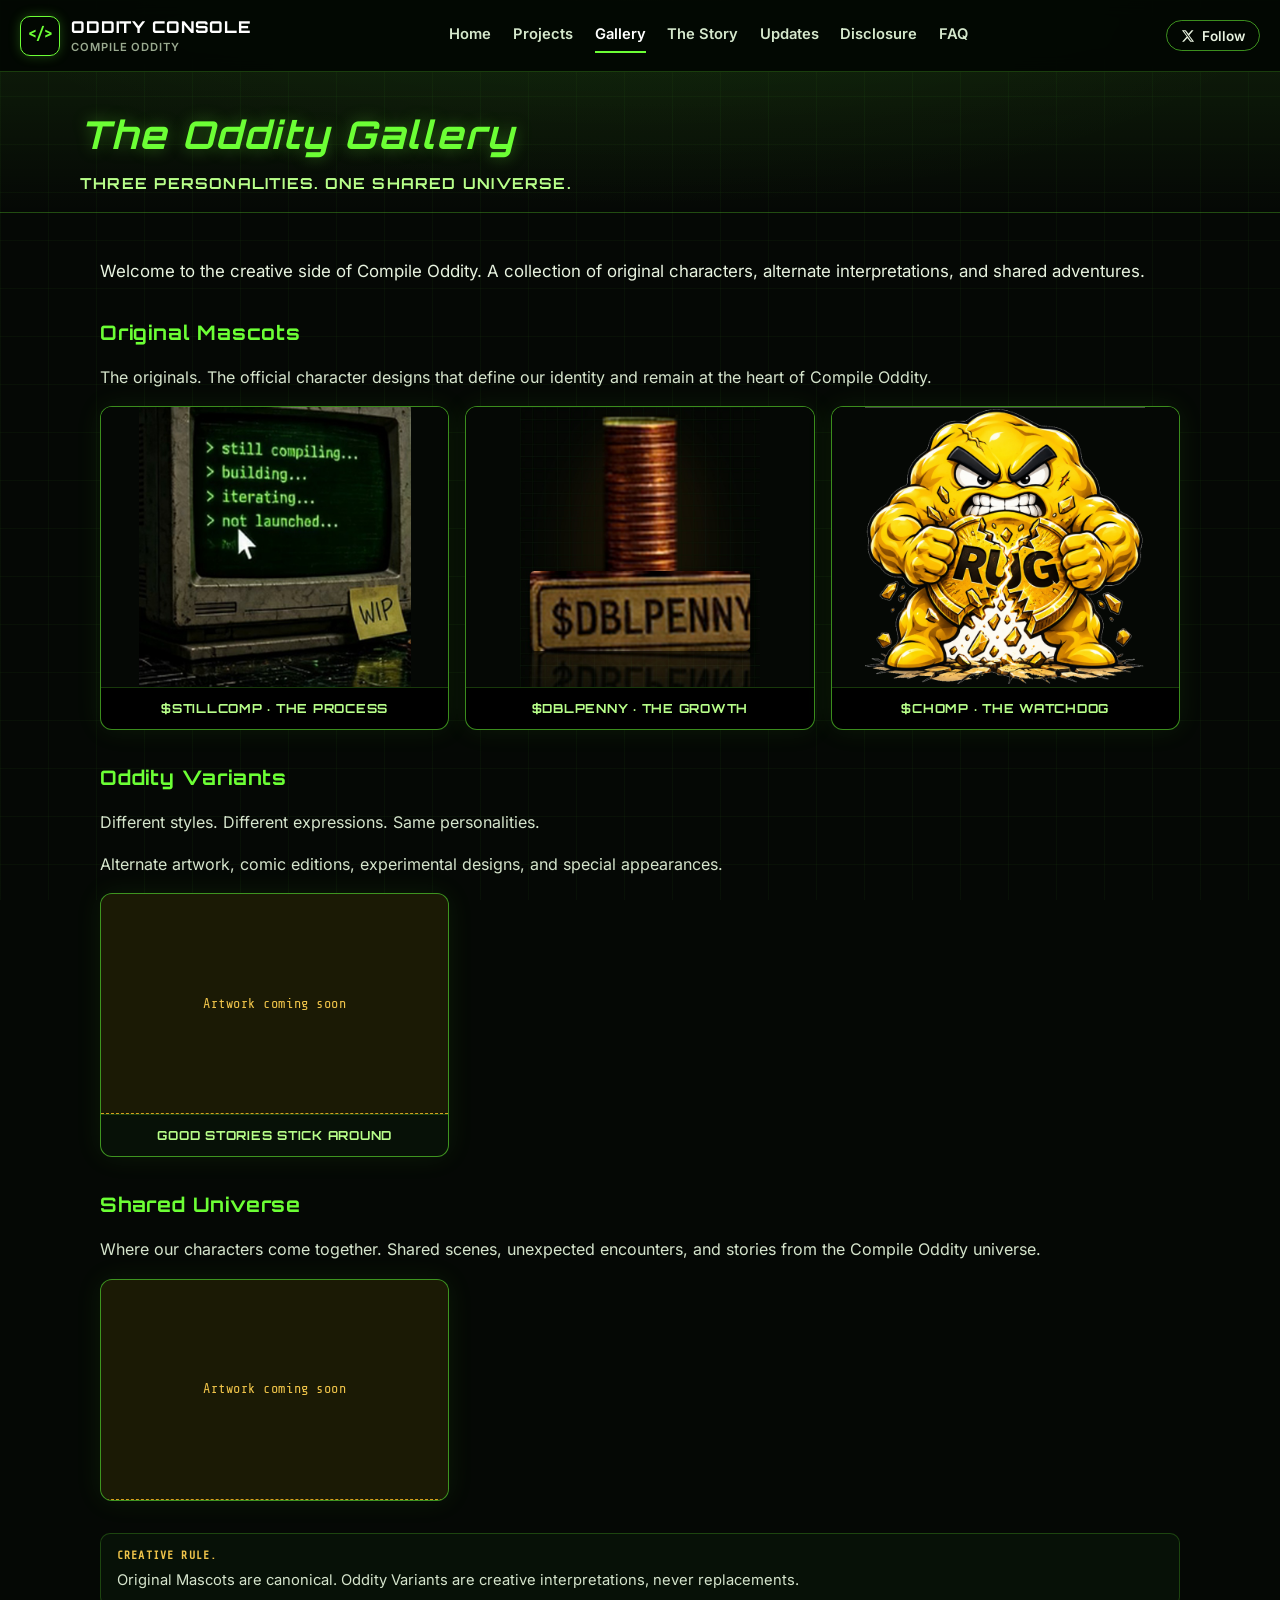
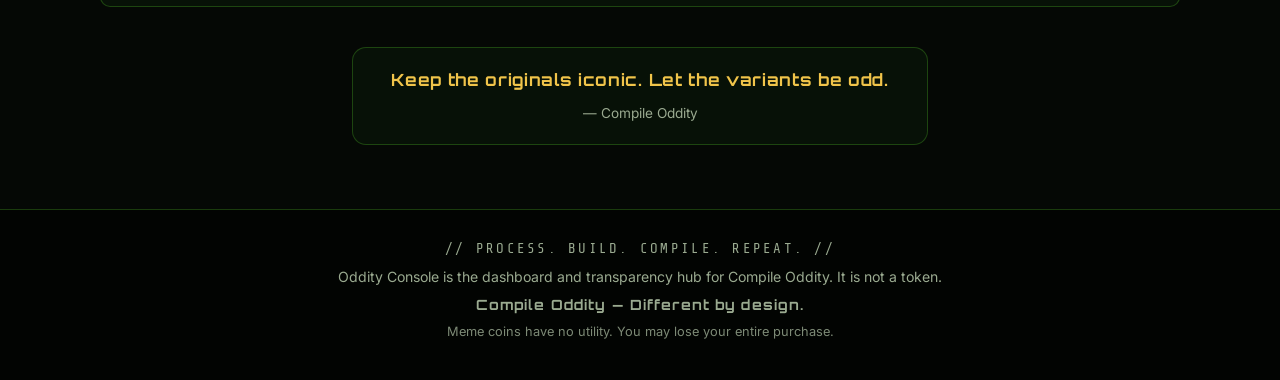
<file: gallery.html>
<!DOCTYPE html>
<html lang="en">
<head>
  <meta charset="utf-8">
  <meta name="viewport" content="width=device-width, initial-scale=1">
  <title>The Oddity Gallery — Oddity Console</title>
  <meta name="description" content="The Oddity Gallery: original mascots, oddity variants, and shared-universe scenes from Compile Oddity.">
  <link rel="icon" href="images/favicon.svg" type="image/svg+xml">
  <link rel="icon" href="images/favicon-32.png" sizes="32x32" type="image/png">
  <link rel="apple-touch-icon" href="images/apple-touch.png">
  <link rel="stylesheet" href="css/fonts.css">
  <link rel="stylesheet" href="css/styles.css">
</head>
<body>
  <header class="site-header">
    <a class="logo" href="index.html">
      <span class="logo-mark">&lt;/&gt;</span>
      <span class="logo-text">
        <span class="logo-name">ODDITY CONSOLE</span>
        <span class="logo-project">Compile Oddity</span>
      </span>
    </a>
    <button class="nav-toggle" type="button" aria-expanded="false" aria-label="Open menu"><span></span></button>
    <nav class="site-nav" aria-label="Primary">
      <a href="index.html">Home</a>
      <a href="projects.html">Projects</a>
      <a href="gallery.html" aria-current="page">Gallery</a>
      <a href="story.html">The Story</a>
      <a href="updates.html">Updates</a>
      <a href="disclosure.html">Disclosure</a>
      <a href="faq.html">FAQ</a>
    </nav>
    <div class="follow-wrap">
      <button class="follow-btn" type="button" aria-expanded="false" aria-haspopup="true"><svg viewBox="0 0 24 24" width="14" height="14" aria-hidden="true"><path fill="currentColor" d="M18.244 2H21.5l-7.5 8.57L22.5 22h-6.53l-5.11-6.68L5.1 22H1.84l8.03-9.17L1.5 2h6.7l4.62 6.12L18.244 2zm-1.15 18h1.81L7 3.91H5.06L17.094 20z"/></svg> Follow</button>
      <div class="follow-menu" role="menu">
        <a href="https://x.com/WIPOperator" target="_blank" rel="noopener noreferrer"><strong>@WIPOperator</strong><small>StillComp — The Process</small></a>
        <a href="https://x.com/DBLPENNY" target="_blank" rel="noopener noreferrer"><strong>@DBLPENNY</strong><small>DoublePenny — The Growth</small></a>
      </div>
    </div>
  </header>

  <main>
    <header class="page-hero">
      <div class="page-hero-inner">
        <h1>The Oddity Gallery</h1>
        <p class="gallery-sub">Three personalities. One shared universe.</p>
      </div>
    </header>
    <div class="content wide">
      <p class="lede">Welcome to the creative side of Compile Oddity. A collection of original characters, alternate interpretations, and shared adventures.</p>

      <section aria-labelledby="original-mascots">
        <h2 id="original-mascots">Original Mascots</h2>
        <p>The originals. The official character designs that define our identity and remain at the heart of Compile Oddity.</p>
        <div class="gallery-grid">
          <figure class="gallery-card">
            <img src="images/hero-stillcomp.jpg" width="696" height="717" alt="A retro CRT for StillComp, The Process, showing the lines still compiling, building, iterating, and not launched, with a WIP note.">
            <figcaption>$STILLCOMP · The Process</figcaption>
          </figure>
          <figure class="gallery-card">
            <img src="images/hero-dblpenny.jpg" width="700" height="820" alt="A single stack of pennies behind a $DBLPENNY plaque, for DoublePenny, The Growth.">
            <figcaption>$DBLPENNY · The Growth</figcaption>
          </figure>
          <figure class="gallery-card">
            <img src="images/chomp-web.png" width="720" height="720" alt="CHOMP, The Watchdog: an angry yellow mascot biting a cracked coin labeled RUG.">
            <figcaption>$CHOMP · The Watchdog</figcaption>
          </figure>
        </div>
      </section>

      <section aria-labelledby="oddity-variants">
        <h2 id="oddity-variants">Oddity Variants</h2>
        <p>Different styles. Different expressions. Same personalities.</p>
        <p>Alternate artwork, comic editions, experimental designs, and special appearances.</p>
        <div class="gallery-grid">
          <article class="gallery-card gallery-placeholder-card">
            <div class="gallery-placeholder">Artwork coming soon</div>
            <h3>Good Stories Stick Around</h3>
          </article>
        </div>
      </section>

      <section aria-labelledby="shared-universe">
        <h2 id="shared-universe">Shared Universe</h2>
        <p>Where our characters come together. Shared scenes, unexpected encounters, and stories from the Compile Oddity universe.</p>
        <div class="gallery-grid">
          <article class="gallery-card gallery-placeholder-card">
            <div class="gallery-placeholder">Artwork coming soon</div>
          </article>
        </div>
      </section>

      <p class="gallery-rule"><strong>Creative rule.</strong> Original Mascots are canonical. Oddity Variants are creative interpretations, never replacements.</p>

      <blockquote class="gallery-motto">
        <p>Keep the originals iconic. Let the variants be odd.</p>
        <footer>— Compile Oddity</footer>
      </blockquote>
    </div>
  </main>
  <footer class="site-footer">
    <p class="tagline">// Process. Build. Compile.<wbr> Repeat. //</p>
    <p>Oddity Console is the dashboard and transparency hub for Compile Oddity. It is not a token.</p>
    <p class="oddity-line">Compile Oddity — Different by design.</p>
    <p class="legal">Meme coins have no utility. You may lose your entire purchase.</p>
  </footer>
  <script src="js/main.js"></script>
</body>
</html>
</file>
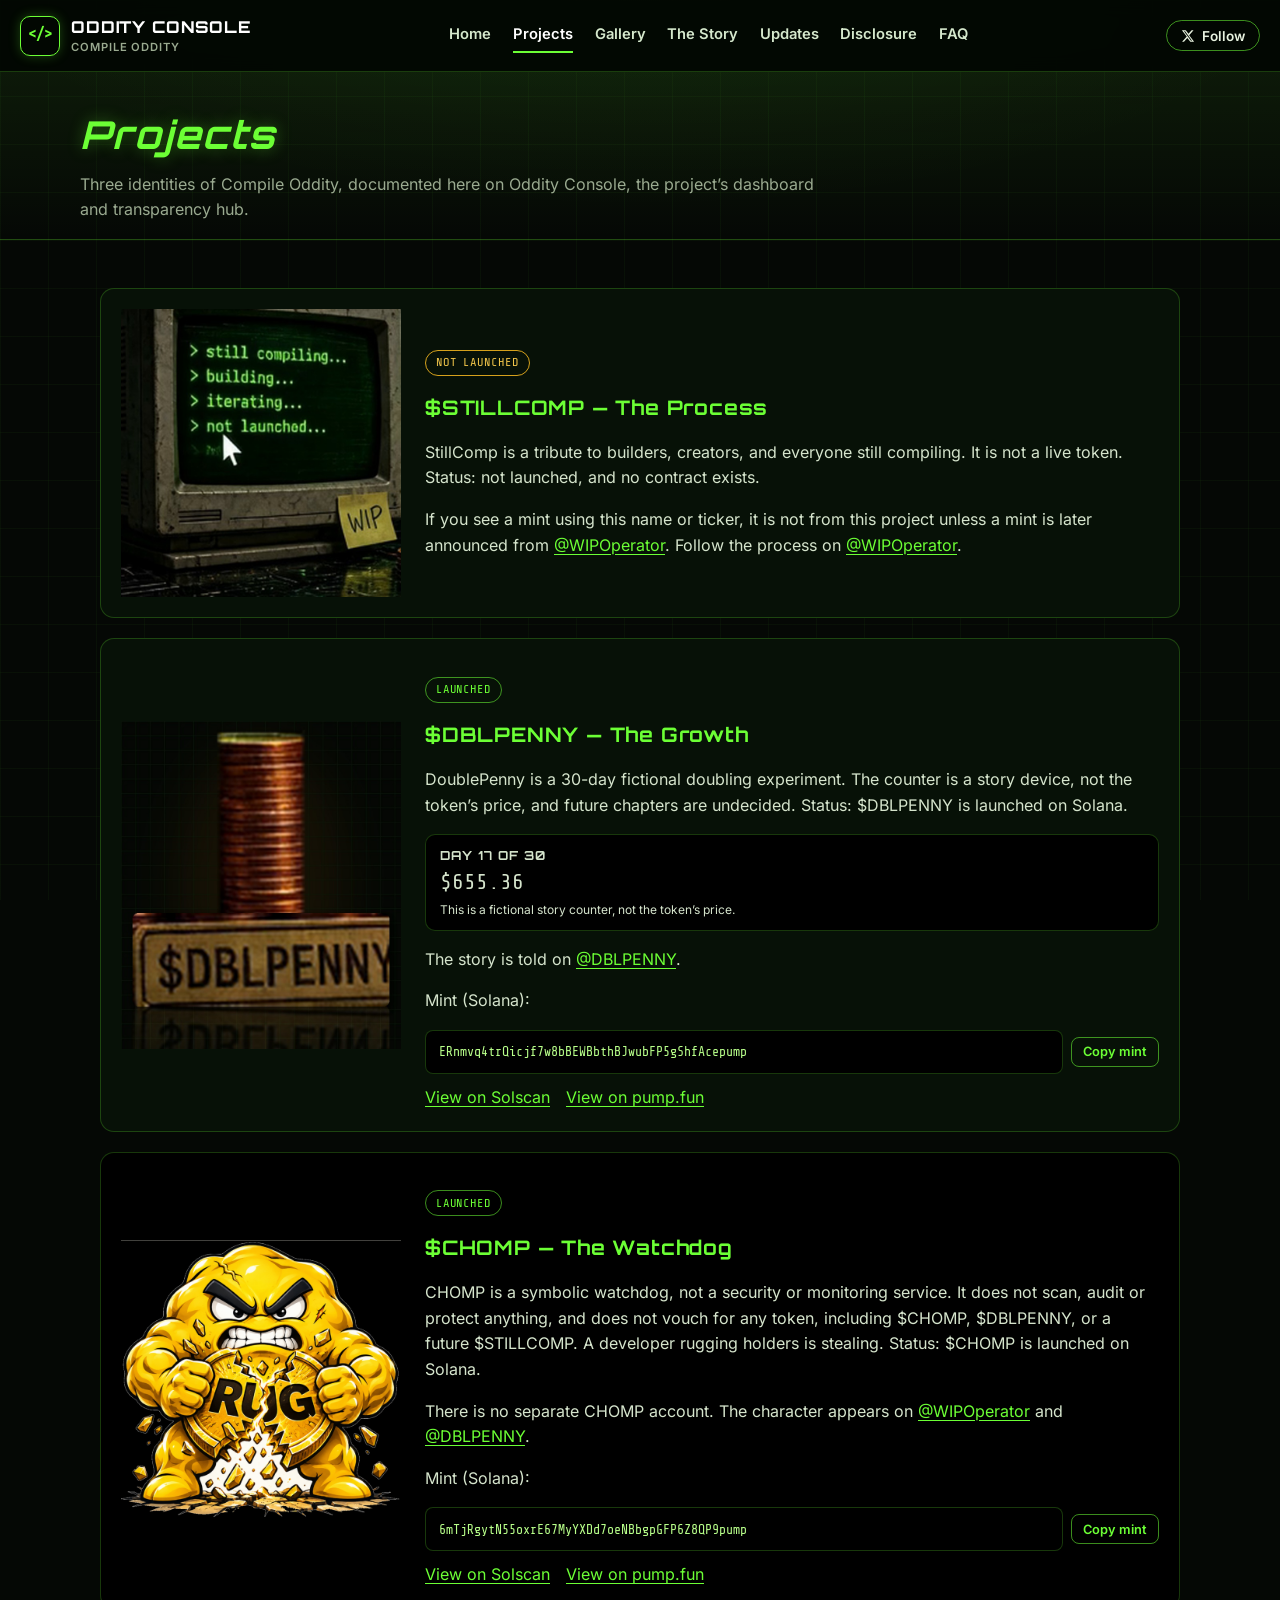
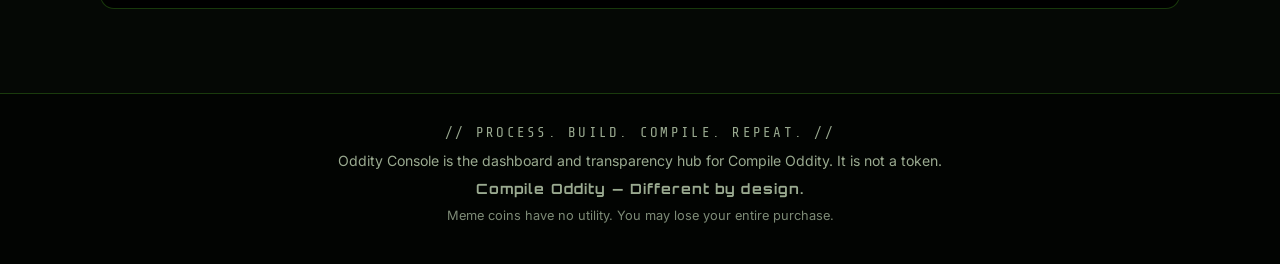
<file: projects.html>
<!DOCTYPE html>
<html lang="en">
<head>
  <meta charset="utf-8">
  <meta name="viewport" content="width=device-width, initial-scale=1">
  <title>Projects — Oddity Console</title>
  <meta name="description" content="StillComp, DoublePenny, and CHOMP: the three identities of Compile Oddity, documented on Oddity Console.">
  <link rel="icon" href="images/favicon.svg" type="image/svg+xml">
  <link rel="icon" href="images/favicon-32.png" sizes="32x32" type="image/png">
  <link rel="apple-touch-icon" href="images/apple-touch.png">
  <link rel="stylesheet" href="css/fonts.css">
  <link rel="stylesheet" href="css/styles.css">
</head>
<body>
  <header class="site-header">
    <a class="logo" href="index.html">
      <span class="logo-mark">&lt;/&gt;</span>
      <span class="logo-text">
        <span class="logo-name">ODDITY CONSOLE</span>
        <span class="logo-project">Compile Oddity</span>
      </span>
    </a>
    <button class="nav-toggle" type="button" aria-expanded="false" aria-label="Open menu"><span></span></button>
    <nav class="site-nav" aria-label="Primary">
      <a href="index.html">Home</a>
      <a href="projects.html" aria-current="page">Projects</a>
      <a href="gallery.html">Gallery</a>
      <a href="story.html">The Story</a>
      <a href="updates.html">Updates</a>
      <a href="disclosure.html">Disclosure</a>
      <a href="faq.html">FAQ</a>
    </nav>
    <div class="follow-wrap">
      <button class="follow-btn" type="button" aria-expanded="false" aria-haspopup="true"><svg viewBox="0 0 24 24" width="14" height="14" aria-hidden="true"><path fill="currentColor" d="M18.244 2H21.5l-7.5 8.57L22.5 22h-6.53l-5.11-6.68L5.1 22H1.84l8.03-9.17L1.5 2h6.7l4.62 6.12L18.244 2zm-1.15 18h1.81L7 3.91H5.06L17.094 20z"/></svg> Follow</button>
      <div class="follow-menu" role="menu">
        <a href="https://x.com/WIPOperator" target="_blank" rel="noopener noreferrer"><strong>@WIPOperator</strong><small>StillComp — The Process</small></a>
        <a href="https://x.com/DBLPENNY" target="_blank" rel="noopener noreferrer"><strong>@DBLPENNY</strong><small>DoublePenny — The Growth</small></a>
      </div>
    </div>
  </header>

  <main>
    <header class="page-hero">
      <div class="page-hero-inner">
        <h1>Projects</h1>
        <p>Three identities of Compile Oddity, documented here on Oddity Console, the project’s dashboard and transparency hub.</p>
      </div>
    </header>
    <div class="content wide">
      <article class="project-block" id="stillcomp">
        <div>
          <img src="images/hero-stillcomp.jpg" width="696" height="717" alt="A retro CRT for StillComp showing still compiling, building, iterating, and not launched, with a WIP note.">
        </div>
        <div>
          <p><span class="status wip">Not launched</span></p>
          <h2>$STILLCOMP — The Process</h2>
          <p>StillComp is a tribute to builders, creators, and everyone still compiling. It is not a live token. Status: not launched, and no contract exists.</p>
          <p>If you see a mint using this name or ticker, it is not from this project unless a mint is later announced from <a href="https://x.com/WIPOperator" target="_blank" rel="noopener noreferrer">@WIPOperator</a>. Follow the process on <a href="https://x.com/WIPOperator" target="_blank" rel="noopener noreferrer">@WIPOperator</a>.</p>
        </div>
      </article>

      <article class="project-block" id="dblpenny">
        <div>
          <img src="images/hero-dblpenny.jpg" width="700" height="820" alt="A single stack of pennies behind a $DBLPENNY plaque.">
        </div>
        <div>
          <p><span class="status">Launched</span></p>
          <h2>$DBLPENNY — The Growth</h2>
          <p>DoublePenny is a 30-day fictional doubling experiment. The counter is a story device, not the token’s price, and future chapters are undecided. Status: $DBLPENNY is launched on Solana.</p>
          <div class="story-counter" data-dblpenny-counter>
            <noscript>
              <p>The 30-day fictional doubling experiment started on November 18, 2026 (ET). Enable JavaScript to see the current story day and amount. This is a fictional story counter, not the token’s price.</p>
            </noscript>
          </div>
          <p>The story is told on <a href="https://x.com/DBLPENNY" target="_blank" rel="noopener noreferrer">@DBLPENNY</a>.</p>
          <p>Mint (Solana):</p>
          <div class="mint-row">
            <code class="mint">ERnmvq4trQicjf7w8bBEWBbthBJwubFP5gShfAcepump</code>
            <button class="copy-btn" type="button" data-copy="ERnmvq4trQicjf7w8bBEWBbthBJwubFP5gShfAcepump">Copy mint</button>
          </div>
          <p class="ext-links">
            <a href="https://solscan.io/token/ERnmvq4trQicjf7w8bBEWBbthBJwubFP5gShfAcepump" target="_blank" rel="noopener noreferrer">View on Solscan</a>
            <a href="https://pump.fun/coin/ERnmvq4trQicjf7w8bBEWBbthBJwubFP5gShfAcepump" target="_blank" rel="noopener noreferrer">View on pump.fun</a>
          </p>
        </div>
      </article>

      <article class="project-block art-dark" id="chomp">
        <div>
          <img src="images/chomp-web.png" width="720" height="720" alt="CHOMP, an angry yellow mascot biting a cracked coin labeled RUG.">
        </div>
        <div>
          <p><span class="status">Launched</span></p>
          <h2>$CHOMP — The Watchdog</h2>
          <p>CHOMP is a symbolic watchdog, not a security or monitoring service. It does not scan, audit or protect anything, and does not vouch for any token, including $CHOMP, $DBLPENNY, or a future $STILLCOMP. A developer rugging holders is stealing. Status: $CHOMP is launched on Solana.</p>
          <p>There is no separate CHOMP account. The character appears on <a href="https://x.com/WIPOperator" target="_blank" rel="noopener noreferrer">@WIPOperator</a> and <a href="https://x.com/DBLPENNY" target="_blank" rel="noopener noreferrer">@DBLPENNY</a>.</p>
          <p>Mint (Solana):</p>
          <div class="mint-row">
            <code class="mint">6mTjRgytN55oxrE67MyYXDd7oeNBbgpGFP6Z8QP9pump</code>
            <button class="copy-btn" type="button" data-copy="6mTjRgytN55oxrE67MyYXDd7oeNBbgpGFP6Z8QP9pump">Copy mint</button>
          </div>
          <p class="ext-links">
            <a href="https://solscan.io/token/6mTjRgytN55oxrE67MyYXDd7oeNBbgpGFP6Z8QP9pump" target="_blank" rel="noopener noreferrer">View on Solscan</a>
            <a href="https://pump.fun/coin/6mTjRgytN55oxrE67MyYXDd7oeNBbgpGFP6Z8QP9pump" target="_blank" rel="noopener noreferrer">View on pump.fun</a>
          </p>
        </div>
      </article>
    </div>
  </main>
  <footer class="site-footer">
    <p class="tagline">// Process. Build. Compile.<wbr> Repeat. //</p>
    <p>Oddity Console is the dashboard and transparency hub for Compile Oddity. It is not a token.</p>
    <p class="oddity-line">Compile Oddity — Different by design.</p>
    <p class="legal">Meme coins have no utility. You may lose your entire purchase.</p>
  </footer>
  <script src="js/main.js"></script>
  <script src="js/counter.js"></script>
</body>
</html>
</file>
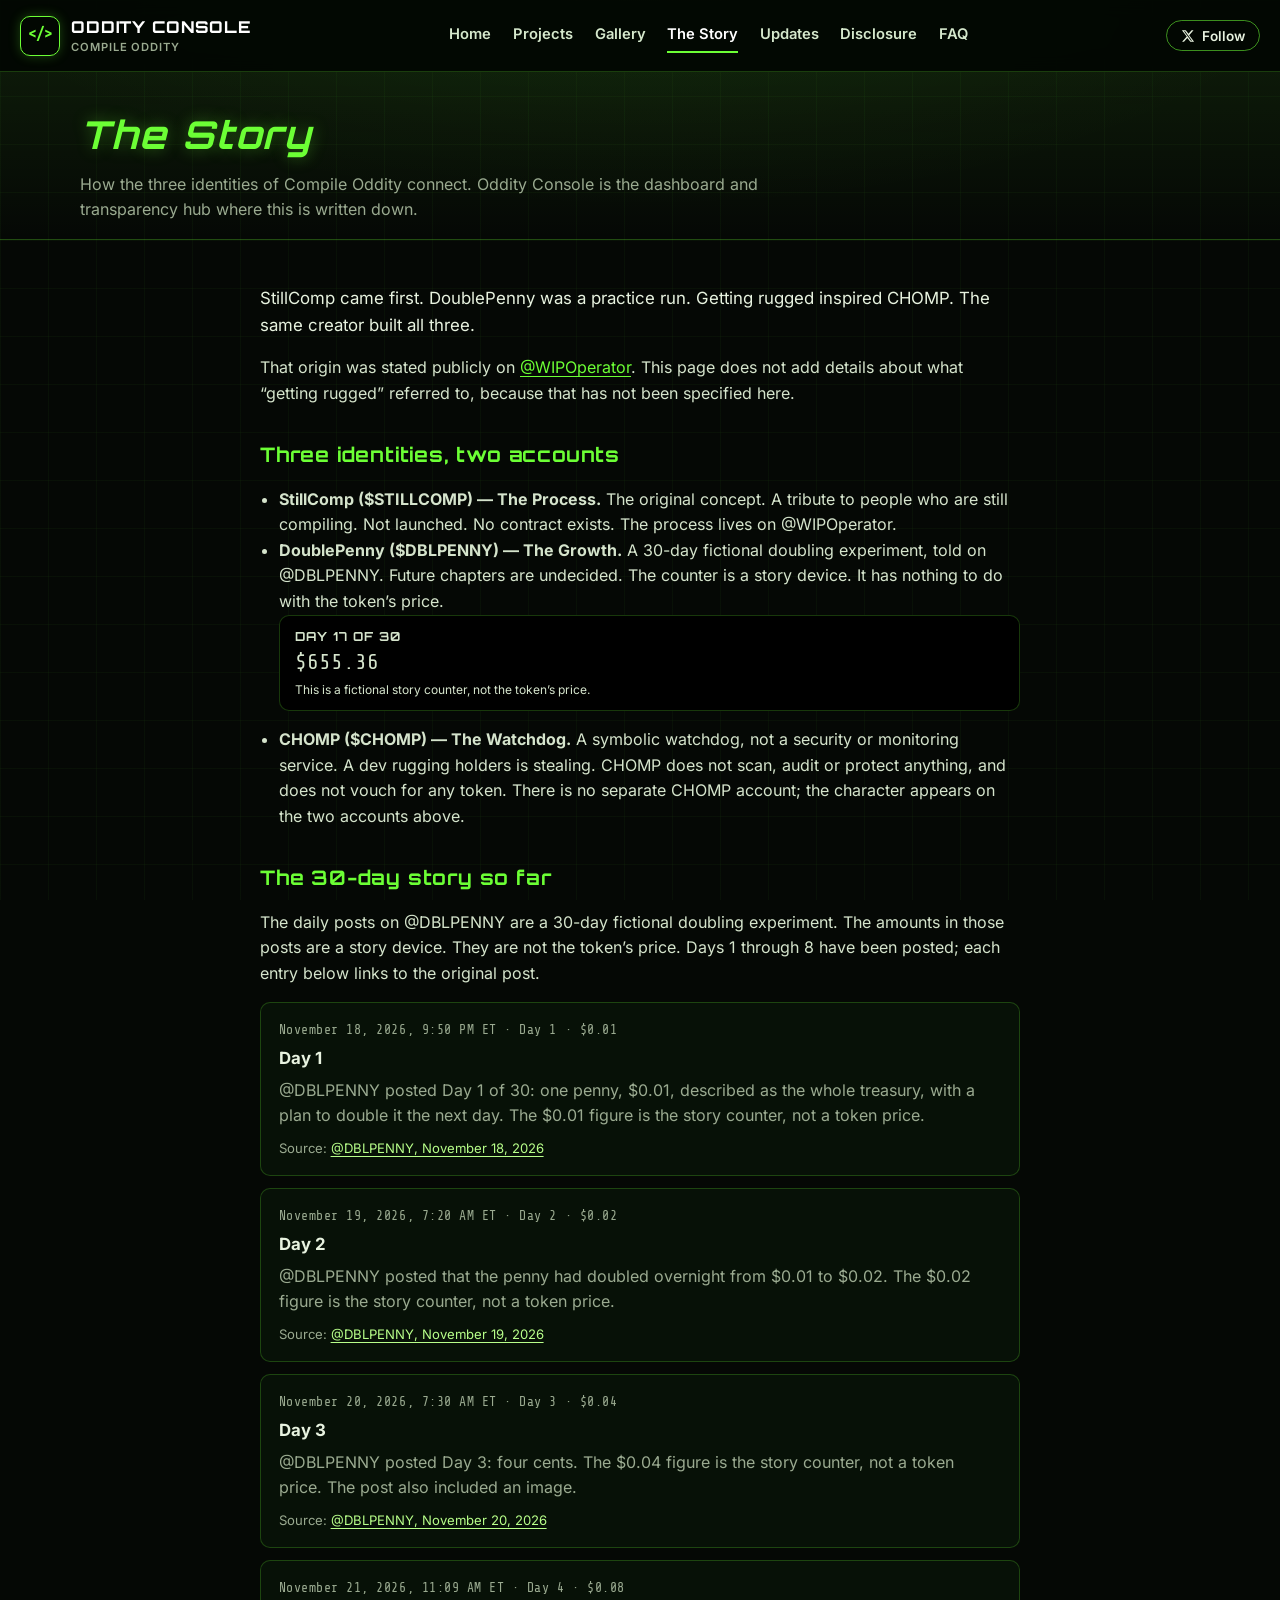
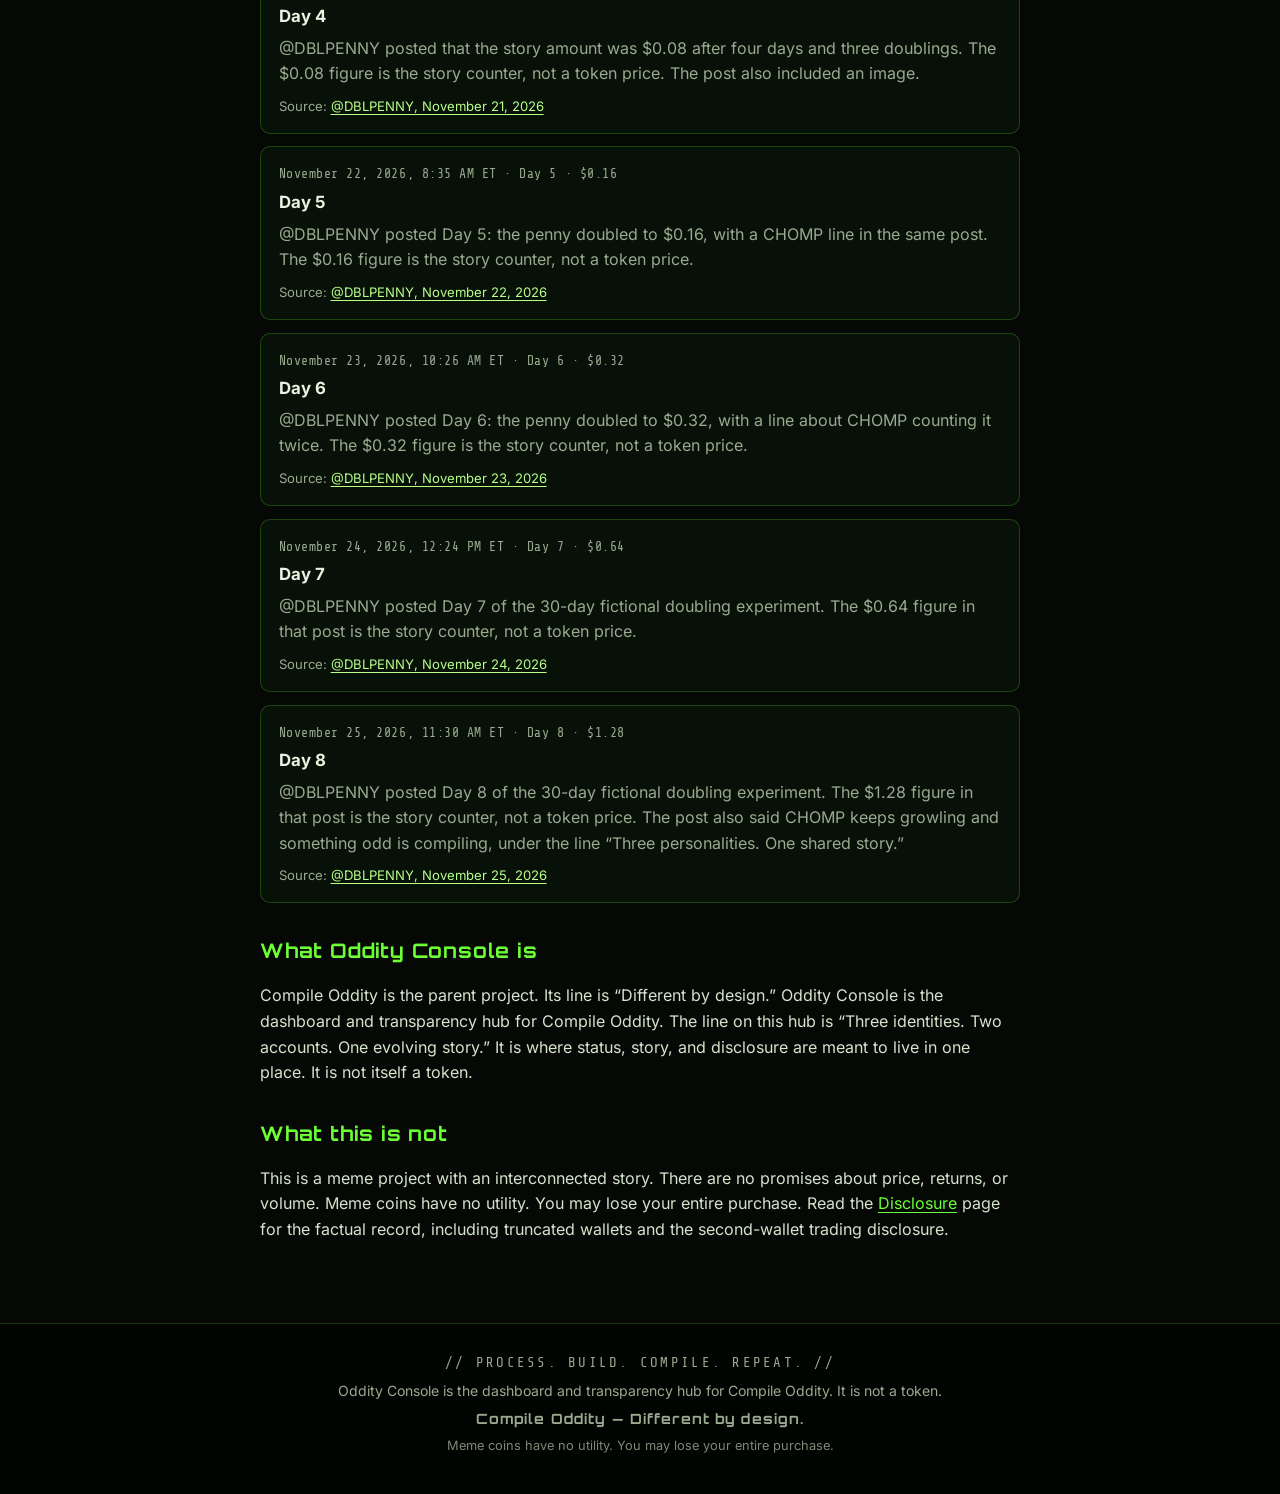
<file: story.html>
<!DOCTYPE html>
<html lang="en">
<head>
  <meta charset="utf-8">
  <meta name="viewport" content="width=device-width, initial-scale=1">
  <title>The Story — Oddity Console</title>
  <meta name="description" content="How StillComp, DoublePenny, and CHOMP connect, as documented on Oddity Console, the dashboard and transparency hub for Compile Oddity.">
  <link rel="icon" href="images/favicon.svg" type="image/svg+xml">
  <link rel="icon" href="images/favicon-32.png" sizes="32x32" type="image/png">
  <link rel="apple-touch-icon" href="images/apple-touch.png">
  <link rel="stylesheet" href="css/fonts.css">
  <link rel="stylesheet" href="css/styles.css">
</head>
<body>
  <header class="site-header">
    <a class="logo" href="index.html">
      <span class="logo-mark">&lt;/&gt;</span>
      <span class="logo-text">
        <span class="logo-name">ODDITY CONSOLE</span>
        <span class="logo-project">Compile Oddity</span>
      </span>
    </a>
    <button class="nav-toggle" type="button" aria-expanded="false" aria-label="Open menu"><span></span></button>
    <nav class="site-nav" aria-label="Primary">
      <a href="index.html">Home</a>
      <a href="projects.html">Projects</a>
      <a href="gallery.html">Gallery</a>
      <a href="story.html" aria-current="page">The Story</a>
      <a href="updates.html">Updates</a>
      <a href="disclosure.html">Disclosure</a>
      <a href="faq.html">FAQ</a>
    </nav>
    <div class="follow-wrap">
      <button class="follow-btn" type="button" aria-expanded="false" aria-haspopup="true"><svg viewBox="0 0 24 24" width="14" height="14" aria-hidden="true"><path fill="currentColor" d="M18.244 2H21.5l-7.5 8.57L22.5 22h-6.53l-5.11-6.68L5.1 22H1.84l8.03-9.17L1.5 2h6.7l4.62 6.12L18.244 2zm-1.15 18h1.81L7 3.91H5.06L17.094 20z"/></svg> Follow</button>
      <div class="follow-menu" role="menu">
        <a href="https://x.com/WIPOperator" target="_blank" rel="noopener noreferrer"><strong>@WIPOperator</strong><small>StillComp — The Process</small></a>
        <a href="https://x.com/DBLPENNY" target="_blank" rel="noopener noreferrer"><strong>@DBLPENNY</strong><small>DoublePenny — The Growth</small></a>
      </div>
    </div>
  </header>

  <main>
    <header class="page-hero">
      <div class="page-hero-inner">
        <h1>The Story</h1>
        <p>How the three identities of Compile Oddity connect. Oddity Console is the dashboard and transparency hub where this is written down.</p>
      </div>
    </header>
    <div class="content">
      <p class="lede">StillComp came first. DoublePenny was a practice run. Getting rugged inspired CHOMP. The same creator built all three.</p>
      <p>That origin was stated publicly on <a href="https://x.com/WIPOperator" target="_blank" rel="noopener noreferrer">@WIPOperator</a>. This page does not add details about what “getting rugged” referred to, because that has not been specified here.</p>

      <h2>Three identities, two accounts</h2>
      <ul>
        <li><strong>StillComp ($STILLCOMP) — The Process.</strong> The original concept. A tribute to people who are still compiling. Not launched. No contract exists. The process lives on @WIPOperator.</li>
        <li><strong>DoublePenny ($DBLPENNY) — The Growth.</strong> A 30-day fictional doubling experiment, told on @DBLPENNY. Future chapters are undecided. The counter is a story device. It has nothing to do with the token’s price.
          <div class="story-counter" data-dblpenny-counter>
            <noscript>
              <p>The 30-day fictional doubling experiment started on November 18, 2026 (ET). Enable JavaScript to see the current story day and amount. This is a fictional story counter, not the token’s price.</p>
            </noscript>
          </div>
        </li>
        <li><strong>CHOMP ($CHOMP) — The Watchdog.</strong> A symbolic watchdog, not a security or monitoring service. A dev rugging holders is stealing. CHOMP does not scan, audit or protect anything, and does not vouch for any token. There is no separate CHOMP account; the character appears on the two accounts above.</li>
      </ul>


      <h2>The 30-day story so far</h2>
      <p>The daily posts on @DBLPENNY are a 30-day fictional doubling experiment. The amounts in those posts are a story device. They are not the token’s price. Days 1 through 8 have been posted; each entry below links to the original post.</p>

      <article class="update-item">
        <p class="meta">November 18, 2026, 9:50 PM ET · Day 1 · $0.01</p>
        <h3>Day 1</h3>
        <p>@DBLPENNY posted Day 1 of 30: one penny, $0.01, described as the whole treasury, with a plan to double it the next day. The $0.01 figure is the story counter, not a token price.</p>
        <p class="source">Source: <a href="https://x.com/DBLPENNY/status/2123247477218287935" target="_blank" rel="noopener noreferrer">@DBLPENNY, November 18, 2026</a></p>
      </article>
      <article class="update-item">
        <p class="meta">November 19, 2026, 7:20 AM ET · Day 2 · $0.02</p>
        <h3>Day 2</h3>
        <p>@DBLPENNY posted that the penny had doubled overnight from $0.01 to $0.02. The $0.02 figure is the story counter, not a token price.</p>
        <p class="source">Source: <a href="https://x.com/DBLPENNY/status/2123390855465631881" target="_blank" rel="noopener noreferrer">@DBLPENNY, November 19, 2026</a></p>
      </article>
      <article class="update-item">
        <p class="meta">November 20, 2026, 7:30 AM ET · Day 3 · $0.04</p>
        <h3>Day 3</h3>
        <p>@DBLPENNY posted Day 3: four cents. The $0.04 figure is the story counter, not a token price. The post also included an image.</p>
        <p class="source">Source: <a href="https://x.com/DBLPENNY/status/2123755740317798664" target="_blank" rel="noopener noreferrer">@DBLPENNY, November 20, 2026</a></p>
      </article>
      <article class="update-item">
        <p class="meta">November 21, 2026, 11:09 AM ET · Day 4 · $0.08</p>
        <h3>Day 4</h3>
        <p>@DBLPENNY posted that the story amount was $0.08 after four days and three doublings. The $0.08 figure is the story counter, not a token price. The post also included an image.</p>
        <p class="source">Source: <a href="https://x.com/DBLPENNY/status/2124173249294778473" target="_blank" rel="noopener noreferrer">@DBLPENNY, November 21, 2026</a></p>
      </article>
      <article class="update-item">
        <p class="meta">November 22, 2026, 8:35 AM ET · Day 5 · $0.16</p>
        <h3>Day 5</h3>
        <p>@DBLPENNY posted Day 5: the penny doubled to $0.16, with a CHOMP line in the same post. The $0.16 figure is the story counter, not a token price.</p>
        <p class="source">Source: <a href="https://x.com/DBLPENNY/status/2124496952209395738" target="_blank" rel="noopener noreferrer">@DBLPENNY, November 22, 2026</a></p>
      </article>
      <article class="update-item">
        <p class="meta">November 23, 2026, 10:26 AM ET · Day 6 · $0.32</p>
        <h3>Day 6</h3>
        <p>@DBLPENNY posted Day 6: the penny doubled to $0.32, with a line about CHOMP counting it twice. The $0.32 figure is the story counter, not a token price.</p>
        <p class="source">Source: <a href="https://x.com/DBLPENNY/status/2124887349805089230" target="_blank" rel="noopener noreferrer">@DBLPENNY, November 23, 2026</a></p>
      </article>
      <article class="update-item">
        <p class="meta">November 24, 2026, 12:24 PM ET · Day 7 · $0.64</p>
        <h3>Day 7</h3>
        <p>@DBLPENNY posted Day 7 of the 30-day fictional doubling experiment. The $0.64 figure in that post is the story counter, not a token price.</p>
        <p class="source">Source: <a href="https://x.com/DBLPENNY/status/2125279478935175484" target="_blank" rel="noopener noreferrer">@DBLPENNY, November 24, 2026</a></p>
      </article>
      <article class="update-item">
        <p class="meta">November 25, 2026, 11:30 AM ET · Day 8 · $1.28</p>
        <h3>Day 8</h3>
        <p>@DBLPENNY posted Day 8 of the 30-day fictional doubling experiment. The $1.28 figure in that post is the story counter, not a token price. The post also said CHOMP keeps growling and something odd is compiling, under the line “Three personalities. One shared story.”</p>
        <p class="source">Source: <a href="https://x.com/DBLPENNY/status/2125628165108187465" target="_blank" rel="noopener noreferrer">@DBLPENNY, November 25, 2026</a></p>
      </article>

      <h2>What Oddity Console is</h2>
      <p>Compile Oddity is the parent project. Its line is “Different by design.” Oddity Console is the dashboard and transparency hub for Compile Oddity. The line on this hub is “Three identities. Two accounts. One evolving story.” It is where status, story, and disclosure are meant to live in one place. It is not itself a token.</p>

      <h2>What this is not</h2>
      <p>This is a meme project with an interconnected story. There are no promises about price, returns, or volume. Meme coins have no utility. You may lose your entire purchase. Read the <a href="disclosure.html">Disclosure</a> page for the factual record, including truncated wallets and the second-wallet trading disclosure.</p>
    </div>
  </main>
  <footer class="site-footer">
    <p class="tagline">// Process. Build. Compile.<wbr> Repeat. //</p>
    <p>Oddity Console is the dashboard and transparency hub for Compile Oddity. It is not a token.</p>
    <p class="oddity-line">Compile Oddity — Different by design.</p>
    <p class="legal">Meme coins have no utility. You may lose your entire purchase.</p>
  </footer>
  <script src="js/main.js"></script>
  <script src="js/counter.js"></script>
</body>
</html>
</file>
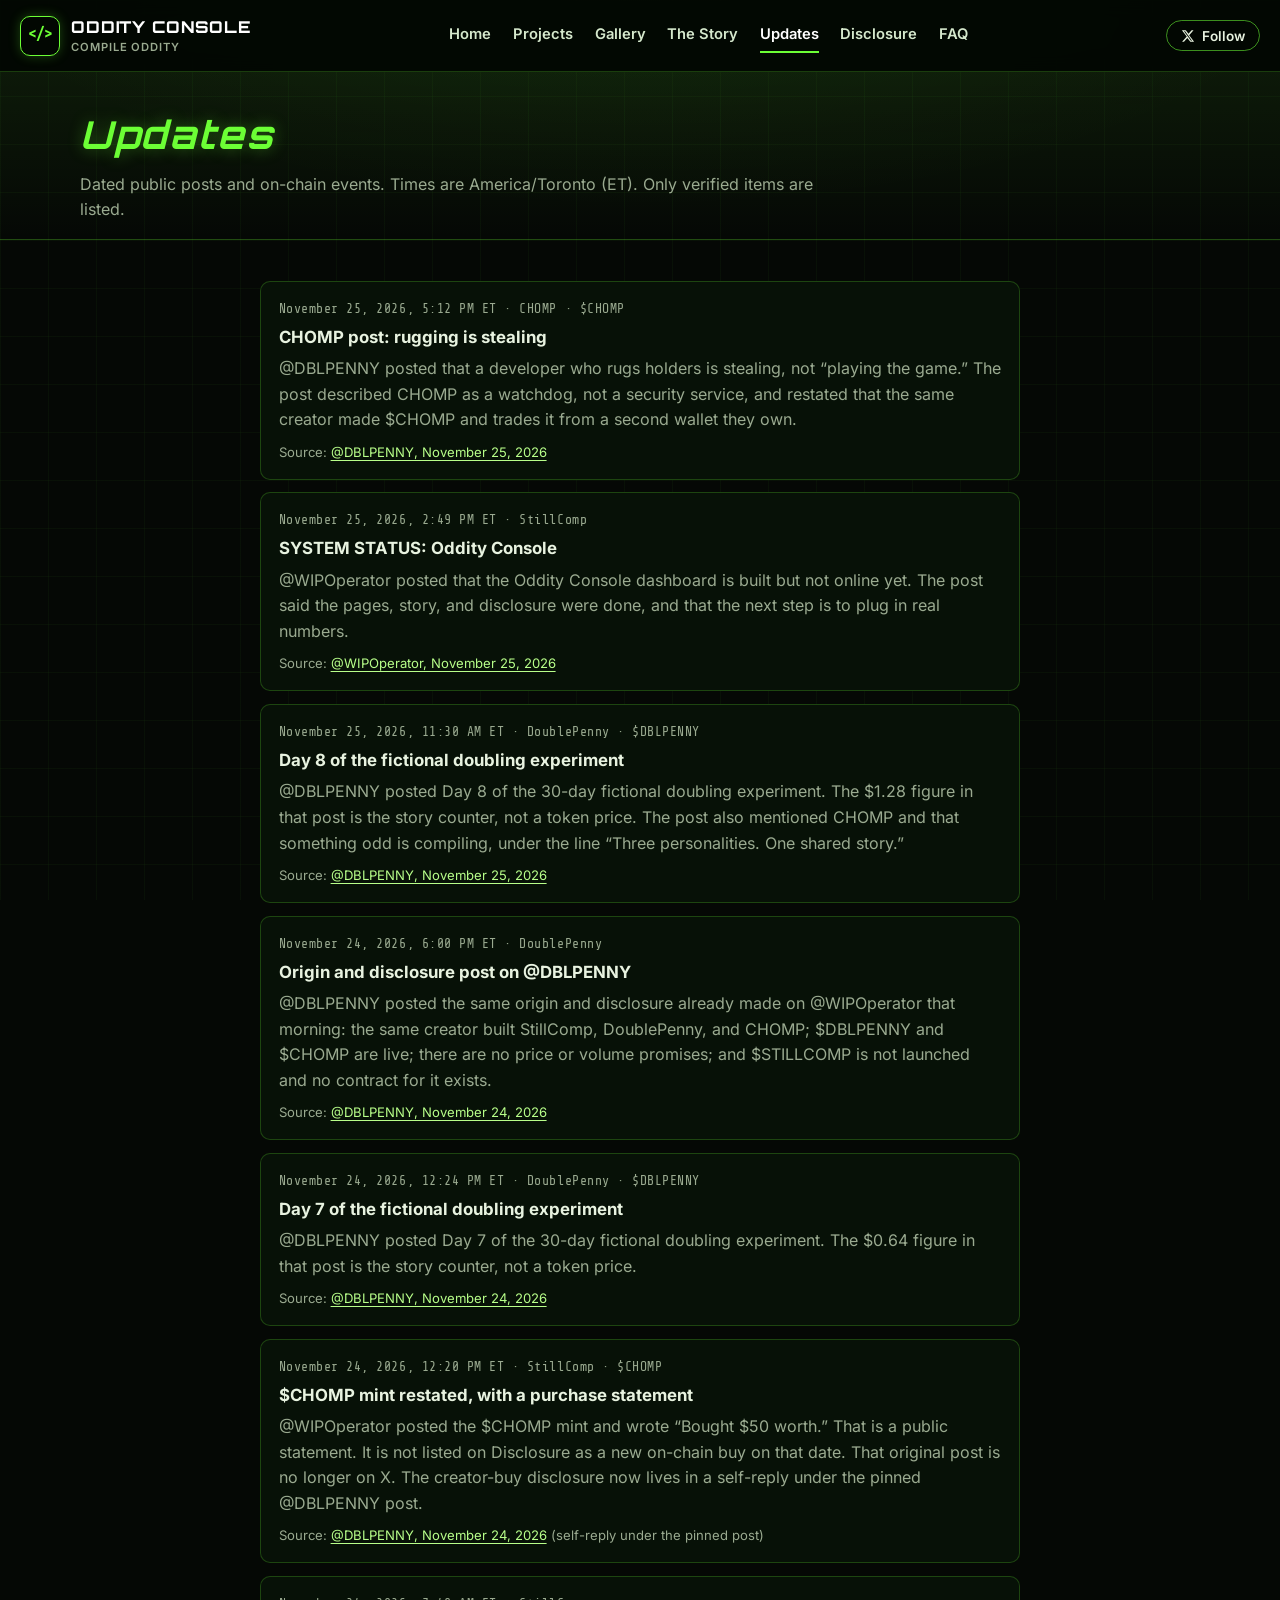
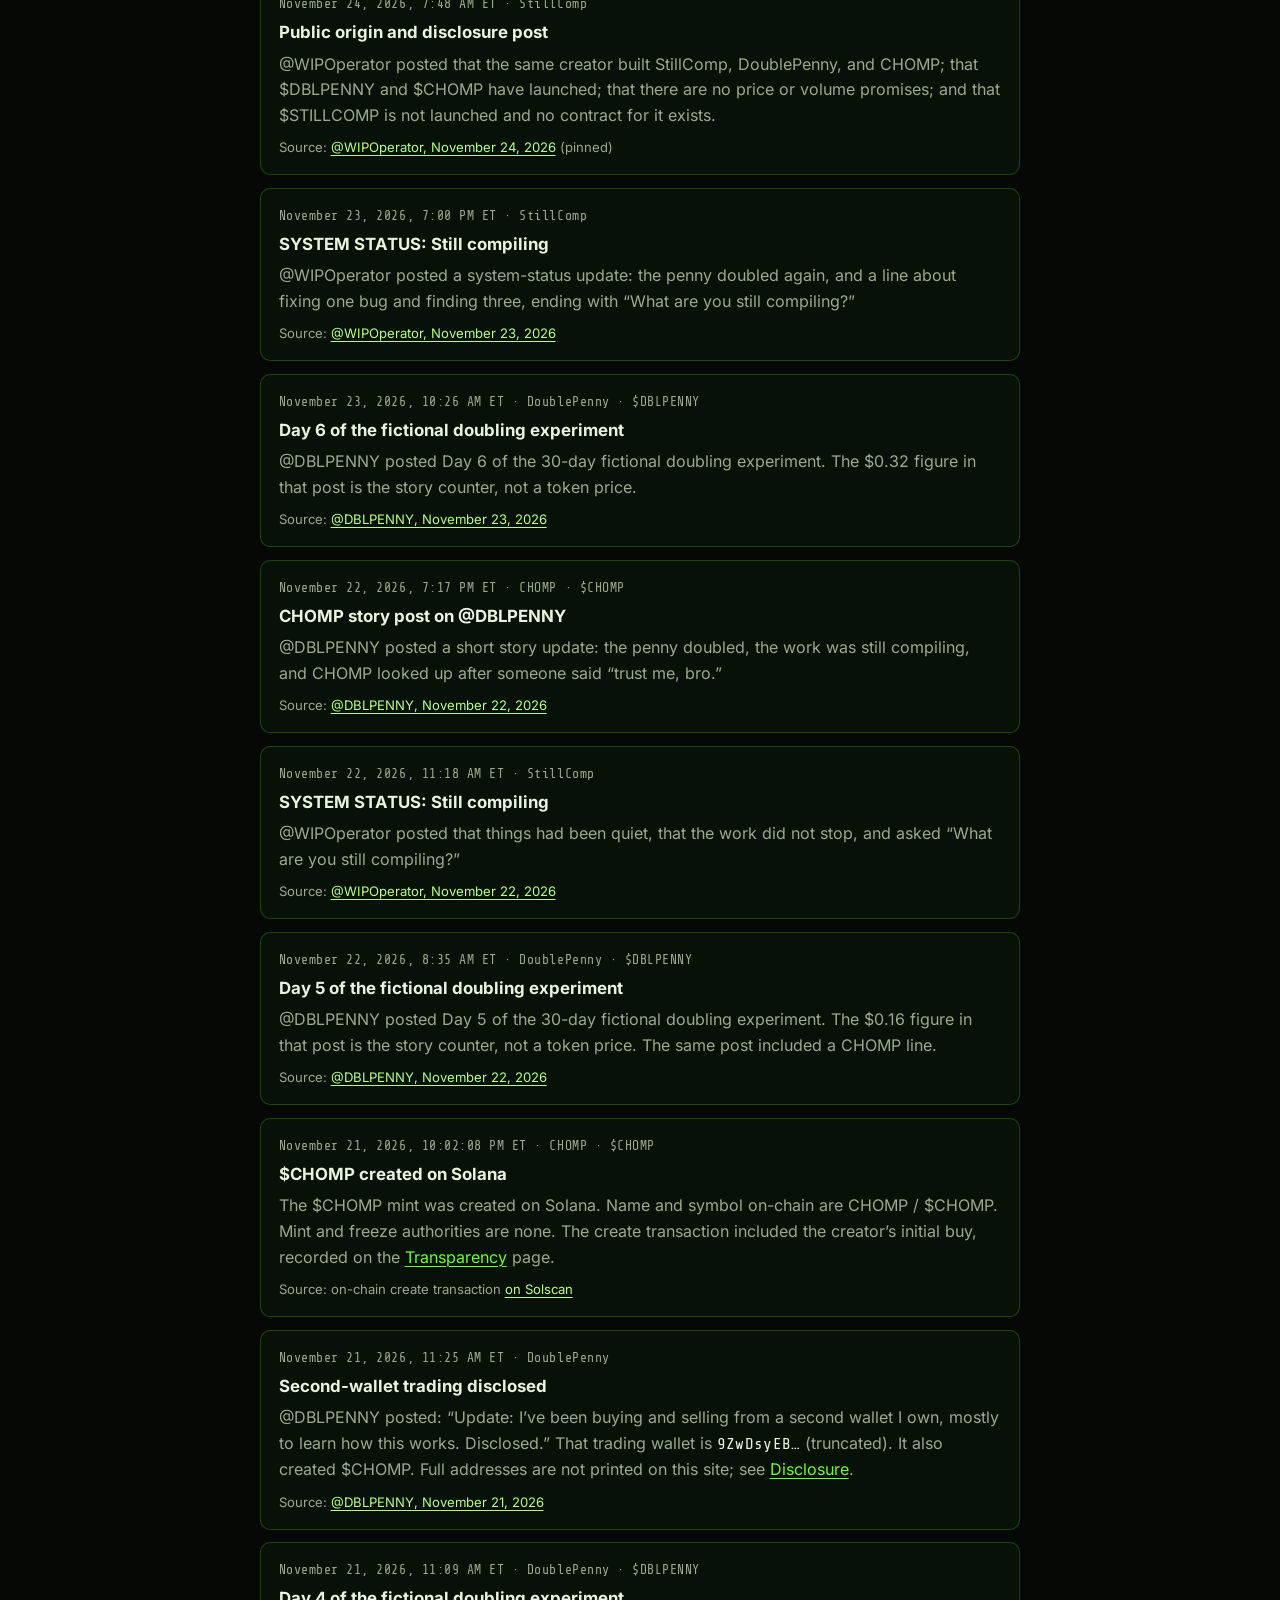
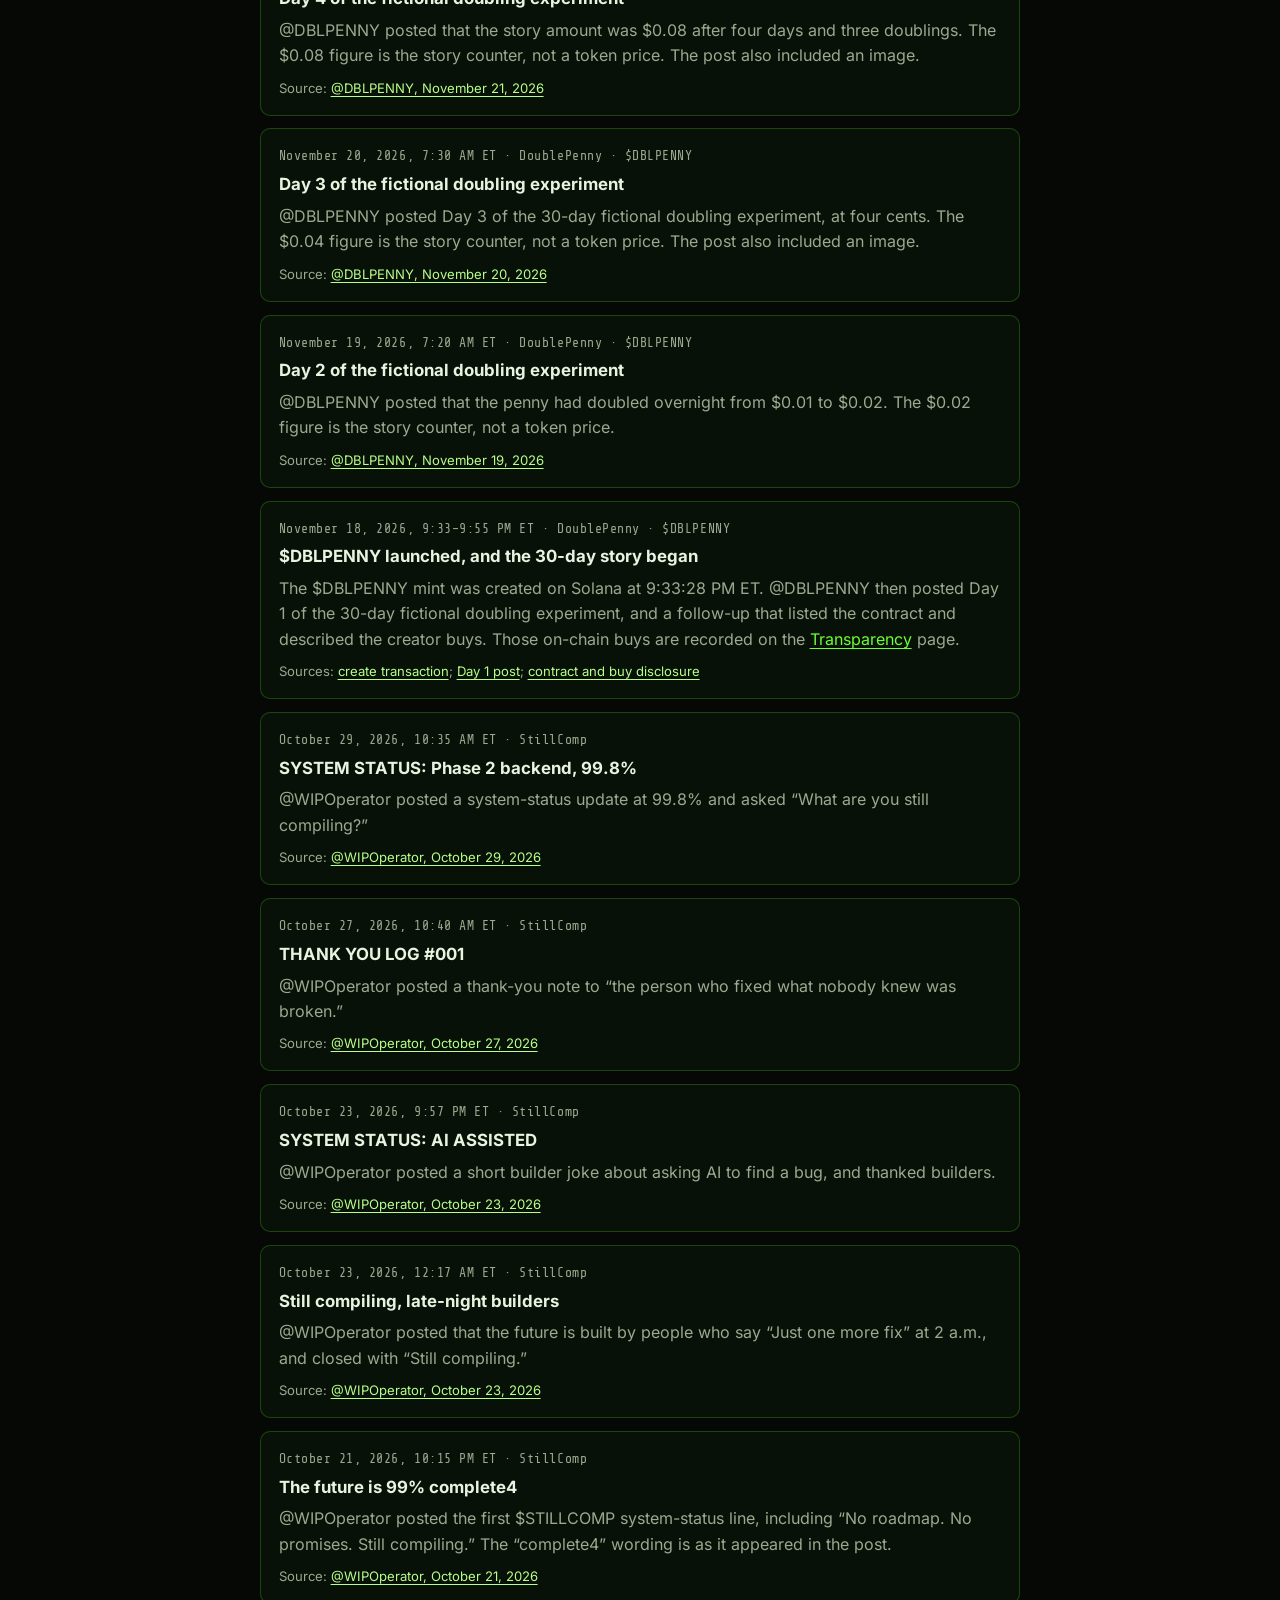
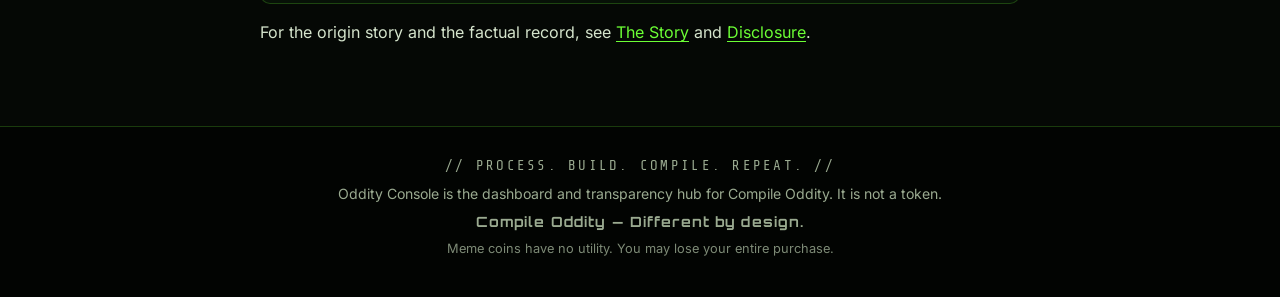
<file: updates.html>
<!DOCTYPE html>
<html lang="en">
<head>
  <meta charset="utf-8">
  <meta name="viewport" content="width=device-width, initial-scale=1">
  <title>Updates — Oddity Console</title>
  <meta name="description" content="Dated public updates for Oddity Console, the dashboard and transparency hub for Compile Oddity.">
  <link rel="icon" href="images/favicon.svg" type="image/svg+xml">
  <link rel="icon" href="images/favicon-32.png" sizes="32x32" type="image/png">
  <link rel="apple-touch-icon" href="images/apple-touch.png">
  <link rel="stylesheet" href="css/fonts.css">
  <link rel="stylesheet" href="css/styles.css">
</head>
<body>
  <header class="site-header">
    <a class="logo" href="index.html">
      <span class="logo-mark">&lt;/&gt;</span>
      <span class="logo-text">
        <span class="logo-name">ODDITY CONSOLE</span>
        <span class="logo-project">Compile Oddity</span>
      </span>
    </a>
    <button class="nav-toggle" type="button" aria-expanded="false" aria-label="Open menu"><span></span></button>
    <nav class="site-nav" aria-label="Primary">
      <a href="index.html">Home</a>
      <a href="projects.html">Projects</a>
      <a href="gallery.html">Gallery</a>
      <a href="story.html">The Story</a>
      <a href="updates.html" aria-current="page">Updates</a>
      <a href="disclosure.html">Disclosure</a>
      <a href="faq.html">FAQ</a>
    </nav>
    <div class="follow-wrap">
      <button class="follow-btn" type="button" aria-expanded="false" aria-haspopup="true"><svg viewBox="0 0 24 24" width="14" height="14" aria-hidden="true"><path fill="currentColor" d="M18.244 2H21.5l-7.5 8.57L22.5 22h-6.53l-5.11-6.68L5.1 22H1.84l8.03-9.17L1.5 2h6.7l4.62 6.12L18.244 2zm-1.15 18h1.81L7 3.91H5.06L17.094 20z"/></svg> Follow</button>
      <div class="follow-menu" role="menu">
        <a href="https://x.com/WIPOperator" target="_blank" rel="noopener noreferrer"><strong>@WIPOperator</strong><small>StillComp — The Process</small></a>
        <a href="https://x.com/DBLPENNY" target="_blank" rel="noopener noreferrer"><strong>@DBLPENNY</strong><small>DoublePenny — The Growth</small></a>
      </div>
    </div>
  </header>

  <main>
    <header class="page-hero">
      <div class="page-hero-inner">
        <h1>Updates</h1>
        <p>Dated public posts and on-chain events. Times are America/Toronto (ET). Only verified items are listed.</p>
      </div>
    </header>
    <div class="content">
      <article class="update-item">
        <p class="meta">November 25, 2026, 5:12 PM ET · CHOMP · $CHOMP</p>
        <h3>CHOMP post: rugging is stealing</h3>
        <p>@DBLPENNY posted that a developer who rugs holders is stealing, not “playing the game.” The post described CHOMP as a watchdog, not a security service, and restated that the same creator made $CHOMP and trades it from a second wallet they own.</p>
        <p class="source">Source: <a href="https://x.com/DBLPENNY/status/2125714385889083694" target="_blank" rel="noopener noreferrer">@DBLPENNY, November 25, 2026</a></p>
      </article>
      <article class="update-item">
        <p class="meta">November 25, 2026, 2:49 PM ET · StillComp</p>
        <h3>SYSTEM STATUS: Oddity Console</h3>
        <p>@WIPOperator posted that the Oddity Console dashboard is built but not online yet. The post said the pages, story, and disclosure were done, and that the next step is to plug in real numbers.</p>
        <p class="source">Source: <a href="https://x.com/WIPOperator/status/2125678238256988356" target="_blank" rel="noopener noreferrer">@WIPOperator, November 25, 2026</a></p>
      </article>
      <article class="update-item">
        <p class="meta">November 25, 2026, 11:30 AM ET · DoublePenny · $DBLPENNY</p>
        <h3>Day 8 of the fictional doubling experiment</h3>
        <p>@DBLPENNY posted Day 8 of the 30-day fictional doubling experiment. The $1.28 figure in that post is the story counter, not a token price. The post also mentioned CHOMP and that something odd is compiling, under the line “Three personalities. One shared story.”</p>
        <p class="source">Source: <a href="https://x.com/DBLPENNY/status/2125628165108187465" target="_blank" rel="noopener noreferrer">@DBLPENNY, November 25, 2026</a></p>
      </article>
      <article class="update-item">
        <p class="meta">November 24, 2026, 6:00 PM ET · DoublePenny</p>
        <h3>Origin and disclosure post on @DBLPENNY</h3>
        <p>@DBLPENNY posted the same origin and disclosure already made on @WIPOperator that morning: the same creator built StillComp, DoublePenny, and CHOMP; $DBLPENNY and $CHOMP are live; there are no price or volume promises; and $STILLCOMP is not launched and no contract for it exists.</p>
        <p class="source">Source: <a href="https://x.com/DBLPENNY/status/2125364027484217525" target="_blank" rel="noopener noreferrer">@DBLPENNY, November 24, 2026</a></p>
      </article>
      <article class="update-item">
        <p class="meta">November 24, 2026, 12:24 PM ET · DoublePenny · $DBLPENNY</p>
        <h3>Day 7 of the fictional doubling experiment</h3>
        <p>@DBLPENNY posted Day 7 of the 30-day fictional doubling experiment. The $0.64 figure in that post is the story counter, not a token price.</p>
        <p class="source">Source: <a href="https://x.com/DBLPENNY/status/2125279478935175484" target="_blank" rel="noopener noreferrer">@DBLPENNY, November 24, 2026</a></p>
      </article>
      <article class="update-item">
        <p class="meta">November 24, 2026, 12:20 PM ET · StillComp · $CHOMP</p>
        <h3>$CHOMP mint restated, with a purchase statement</h3>
        <p>@WIPOperator posted the $CHOMP mint and wrote “Bought $50 worth.” That is a public statement. It is not listed on Disclosure as a new on-chain buy on that date. That original post is no longer on X. The creator-buy disclosure now lives in a self-reply under the pinned @DBLPENNY post.</p>
        <p class="source">Source: <a href="https://x.com/DBLPENNY/status/2125368697732964563" target="_blank" rel="noopener noreferrer">@DBLPENNY, November 24, 2026</a> (self-reply under the pinned post)</p>
      </article>
      <article class="update-item">
        <p class="meta">November 24, 2026, 7:48 AM ET · StillComp</p>
        <h3>Public origin and disclosure post</h3>
        <p>@WIPOperator posted that the same creator built StillComp, DoublePenny, and CHOMP; that $DBLPENNY and $CHOMP have launched; that there are no price or volume promises; and that $STILLCOMP is not launched and no contract for it exists.</p>
        <p class="source">Source: <a href="https://x.com/WIPOperator/status/2125209950523715972" target="_blank" rel="noopener noreferrer">@WIPOperator, November 24, 2026</a> (pinned)</p>
      </article>
      <article class="update-item">
        <p class="meta">November 23, 2026, 7:00 PM ET · StillComp</p>
        <h3>SYSTEM STATUS: Still compiling</h3>
        <p>@WIPOperator posted a system-status update: the penny doubled again, and a line about fixing one bug and finding three, ending with “What are you still compiling?”</p>
        <p class="source">Source: <a href="https://x.com/WIPOperator/status/2125016558397423752" target="_blank" rel="noopener noreferrer">@WIPOperator, November 23, 2026</a></p>
      </article>
      <article class="update-item">
        <p class="meta">November 23, 2026, 10:26 AM ET · DoublePenny · $DBLPENNY</p>
        <h3>Day 6 of the fictional doubling experiment</h3>
        <p>@DBLPENNY posted Day 6 of the 30-day fictional doubling experiment. The $0.32 figure in that post is the story counter, not a token price.</p>
        <p class="source">Source: <a href="https://x.com/DBLPENNY/status/2124887349805089230" target="_blank" rel="noopener noreferrer">@DBLPENNY, November 23, 2026</a></p>
      </article>
      <article class="update-item">
        <p class="meta">November 22, 2026, 7:17 PM ET · CHOMP · $CHOMP</p>
        <h3>CHOMP story post on @DBLPENNY</h3>
        <p>@DBLPENNY posted a short story update: the penny doubled, the work was still compiling, and CHOMP looked up after someone said “trust me, bro.”</p>
        <p class="source">Source: <a href="https://x.com/DBLPENNY/status/2124658472029409425" target="_blank" rel="noopener noreferrer">@DBLPENNY, November 22, 2026</a></p>
      </article>
      <article class="update-item">
        <p class="meta">November 22, 2026, 11:18 AM ET · StillComp</p>
        <h3>SYSTEM STATUS: Still compiling</h3>
        <p>@WIPOperator posted that things had been quiet, that the work did not stop, and asked “What are you still compiling?”</p>
        <p class="source">Source: <a href="https://x.com/WIPOperator/status/2124538141361201264" target="_blank" rel="noopener noreferrer">@WIPOperator, November 22, 2026</a></p>
      </article>
      <article class="update-item">
        <p class="meta">November 22, 2026, 8:35 AM ET · DoublePenny · $DBLPENNY</p>
        <h3>Day 5 of the fictional doubling experiment</h3>
        <p>@DBLPENNY posted Day 5 of the 30-day fictional doubling experiment. The $0.16 figure in that post is the story counter, not a token price. The same post included a CHOMP line.</p>
        <p class="source">Source: <a href="https://x.com/DBLPENNY/status/2124496952209395738" target="_blank" rel="noopener noreferrer">@DBLPENNY, November 22, 2026</a></p>
      </article>
      <article class="update-item">
        <p class="meta">November 21, 2026, 10:02:08 PM ET · CHOMP · $CHOMP</p>
        <h3>$CHOMP created on Solana</h3>
        <p>The $CHOMP mint was created on Solana. Name and symbol on-chain are CHOMP / $CHOMP. Mint and freeze authorities are none. The create transaction included the creator’s initial buy, recorded on the <a href="disclosure.html#transparency">Transparency</a> page.</p>
        <p class="source">Source: on-chain create transaction <a href="https://solscan.io/tx/tji4oxw5LTEzHV1uvvtmq8dQ2dyBXePDWquu6eynTpWcFdYWef6omjBC4LmEFaaVUYcpNCiJ14Re7BkBPs4ehWQ" target="_blank" rel="noopener noreferrer">on Solscan</a></p>
      </article>
      <article class="update-item">
        <p class="meta">November 21, 2026, 11:25 AM ET · DoublePenny</p>
        <h3>Second-wallet trading disclosed</h3>
        <p>@DBLPENNY posted: “Update: I’ve been buying and selling from a second wallet I own, mostly to learn how this works. Disclosed.” That trading wallet is <span class="wallet-trunc">9ZwDsyEB…</span> (truncated). It also created $CHOMP. Full addresses are not printed on this site; see <a href="disclosure.html#transparency">Disclosure</a>.</p>
        <p class="source">Source: <a href="https://x.com/DBLPENNY/status/2124177403492868482" target="_blank" rel="noopener noreferrer">@DBLPENNY, November 21, 2026</a></p>
      </article>
      <article class="update-item">
        <p class="meta">November 21, 2026, 11:09 AM ET · DoublePenny · $DBLPENNY</p>
        <h3>Day 4 of the fictional doubling experiment</h3>
        <p>@DBLPENNY posted that the story amount was $0.08 after four days and three doublings. The $0.08 figure is the story counter, not a token price. The post also included an image.</p>
        <p class="source">Source: <a href="https://x.com/DBLPENNY/status/2124173249294778473" target="_blank" rel="noopener noreferrer">@DBLPENNY, November 21, 2026</a></p>
      </article>
      <article class="update-item">
        <p class="meta">November 20, 2026, 7:30 AM ET · DoublePenny · $DBLPENNY</p>
        <h3>Day 3 of the fictional doubling experiment</h3>
        <p>@DBLPENNY posted Day 3 of the 30-day fictional doubling experiment, at four cents. The $0.04 figure is the story counter, not a token price. The post also included an image.</p>
        <p class="source">Source: <a href="https://x.com/DBLPENNY/status/2123755740317798664" target="_blank" rel="noopener noreferrer">@DBLPENNY, November 20, 2026</a></p>
      </article>
      <article class="update-item">
        <p class="meta">November 19, 2026, 7:20 AM ET · DoublePenny · $DBLPENNY</p>
        <h3>Day 2 of the fictional doubling experiment</h3>
        <p>@DBLPENNY posted that the penny had doubled overnight from $0.01 to $0.02. The $0.02 figure is the story counter, not a token price.</p>
        <p class="source">Source: <a href="https://x.com/DBLPENNY/status/2123390855465631881" target="_blank" rel="noopener noreferrer">@DBLPENNY, November 19, 2026</a></p>
      </article>
      <article class="update-item">
        <p class="meta">November 18, 2026, 9:33–9:55 PM ET · DoublePenny · $DBLPENNY</p>
        <h3>$DBLPENNY launched, and the 30-day story began</h3>
        <p>The $DBLPENNY mint was created on Solana at 9:33:28 PM ET. @DBLPENNY then posted Day 1 of the 30-day fictional doubling experiment, and a follow-up that listed the contract and described the creator buys. Those on-chain buys are recorded on the <a href="disclosure.html#transparency">Transparency</a> page.</p>
        <p class="source">Sources: <a href="https://solscan.io/tx/3bDfwiTVJY62iyUcenVdoUoYnw1czMB2jZGcZ5tCqoK9Qg28rLkGhpehN1R1qYJLYwByRwq8Em9LYAwXyhTr6Dhs" target="_blank" rel="noopener noreferrer">create transaction</a>; <a href="https://x.com/DBLPENNY/status/2123247477218287935" target="_blank" rel="noopener noreferrer">Day 1 post</a>; <a href="https://x.com/DBLPENNY/status/2123248882406842477" target="_blank" rel="noopener noreferrer">contract and buy disclosure</a></p>
      </article>


      <article class="update-item">
        <p class="meta">October 29, 2026, 10:35 AM ET · StillComp</p>
        <h3>SYSTEM STATUS: Phase 2 backend, 99.8%</h3>
        <p>@WIPOperator posted a system-status update at 99.8% and asked “What are you still compiling?”</p>
        <p class="source">Source: <a href="https://x.com/WIPOperator/status/2115814756875739555" target="_blank" rel="noopener noreferrer">@WIPOperator, October 29, 2026</a></p>
      </article>
      <article class="update-item">
        <p class="meta">October 27, 2026, 10:40 AM ET · StillComp</p>
        <h3>THANK YOU LOG #001</h3>
        <p>@WIPOperator posted a thank-you note to “the person who fixed what nobody knew was broken.”</p>
        <p class="source">Source: <a href="https://x.com/WIPOperator/status/2115091217666994656" target="_blank" rel="noopener noreferrer">@WIPOperator, October 27, 2026</a></p>
      </article>
      <article class="update-item">
        <p class="meta">October 23, 2026, 9:57 PM ET · StillComp</p>
        <h3>SYSTEM STATUS: AI ASSISTED</h3>
        <p>@WIPOperator posted a short builder joke about asking AI to find a bug, and thanked builders.</p>
        <p class="source">Source: <a href="https://x.com/WIPOperator/status/2113812047171399699" target="_blank" rel="noopener noreferrer">@WIPOperator, October 23, 2026</a></p>
      </article>
      <article class="update-item">
        <p class="meta">October 23, 2026, 12:17 AM ET · StillComp</p>
        <h3>Still compiling, late-night builders</h3>
        <p>@WIPOperator posted that the future is built by people who say “Just one more fix” at 2 a.m., and closed with “Still compiling.”</p>
        <p class="source">Source: <a href="https://x.com/WIPOperator/status/2113484971843469331" target="_blank" rel="noopener noreferrer">@WIPOperator, October 23, 2026</a></p>
      </article>
      <article class="update-item">
        <p class="meta">October 21, 2026, 10:15 PM ET · StillComp</p>
        <h3>The future is 99% complete4</h3>
        <p>@WIPOperator posted the first $STILLCOMP system-status line, including “No roadmap. No promises. Still compiling.” The “complete4” wording is as it appeared in the post.</p>
        <p class="source">Source: <a href="https://x.com/WIPOperator/status/2113091942846501004" target="_blank" rel="noopener noreferrer">@WIPOperator, October 21, 2026</a></p>
      </article>

      <p>For the origin story and the factual record, see <a href="story.html">The Story</a> and <a href="disclosure.html">Disclosure</a>.</p>
    </div>
  </main>
  <footer class="site-footer">
    <p class="tagline">// Process. Build. Compile.<wbr> Repeat. //</p>
    <p>Oddity Console is the dashboard and transparency hub for Compile Oddity. It is not a token.</p>
    <p class="oddity-line">Compile Oddity — Different by design.</p>
    <p class="legal">Meme coins have no utility. You may lose your entire purchase.</p>
  </footer>
  <script src="js/main.js"></script>
  <script src="js/counter.js"></script>
</body>
</html>
</file>
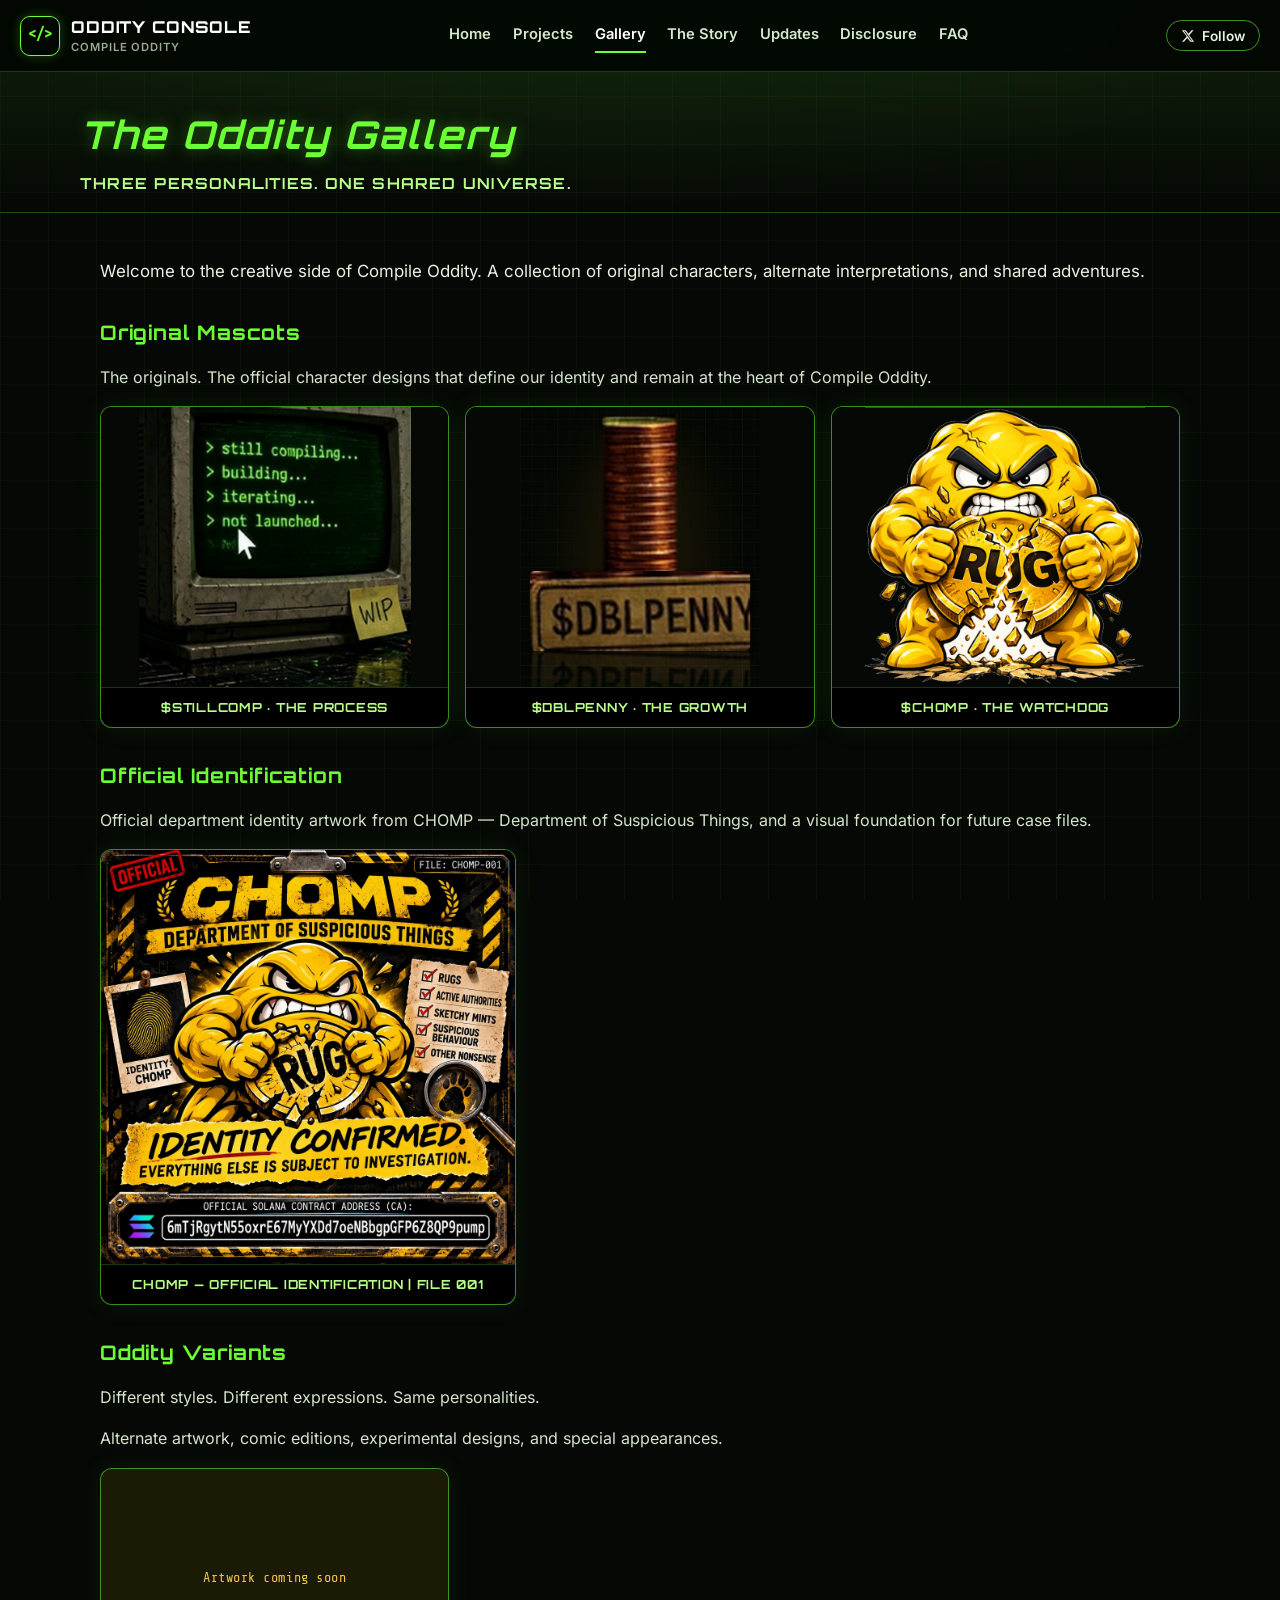
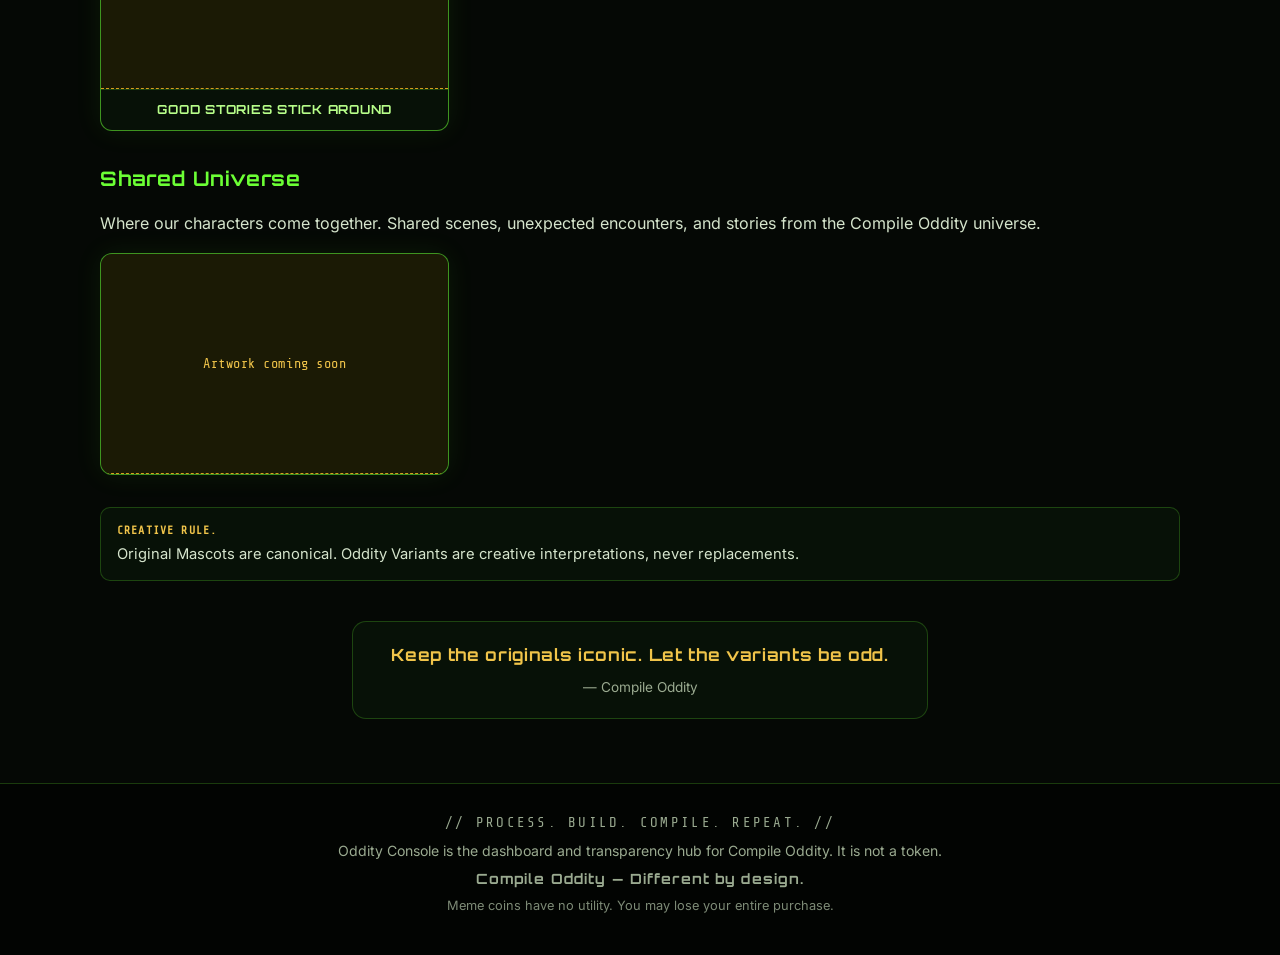
<file: site/gallery.html>
<!DOCTYPE html>
<html lang="en">
<head>
  <meta charset="utf-8">
  <meta name="viewport" content="width=device-width, initial-scale=1">
  <title>The Oddity Gallery — Oddity Console</title>
  <meta name="description" content="The Oddity Gallery: original mascots, oddity variants, and shared-universe scenes from Compile Oddity.">
  <link rel="icon" href="images/favicon.svg" type="image/svg+xml">
  <link rel="icon" href="images/favicon-32.png" sizes="32x32" type="image/png">
  <link rel="apple-touch-icon" href="images/apple-touch.png">
  <link rel="stylesheet" href="css/fonts.css">
  <link rel="stylesheet" href="css/styles.css">
</head>
<body>
  <header class="site-header">
    <a class="logo" href="index.html">
      <span class="logo-mark">&lt;/&gt;</span>
      <span class="logo-text">
        <span class="logo-name">ODDITY CONSOLE</span>
        <span class="logo-project">Compile Oddity</span>
      </span>
    </a>
    <button class="nav-toggle" type="button" aria-expanded="false" aria-label="Open menu"><span></span></button>
    <nav class="site-nav" aria-label="Primary">
      <a href="index.html">Home</a>
      <a href="projects.html">Projects</a>
      <a href="gallery.html" aria-current="page">Gallery</a>
      <a href="story.html">The Story</a>
      <a href="updates.html">Updates</a>
      <a href="disclosure.html">Disclosure</a>
      <a href="faq.html">FAQ</a>
    </nav>
    <div class="follow-wrap">
      <button class="follow-btn" type="button" aria-expanded="false" aria-haspopup="true"><svg viewBox="0 0 24 24" width="14" height="14" aria-hidden="true"><path fill="currentColor" d="M18.244 2H21.5l-7.5 8.57L22.5 22h-6.53l-5.11-6.68L5.1 22H1.84l8.03-9.17L1.5 2h6.7l4.62 6.12L18.244 2zm-1.15 18h1.81L7 3.91H5.06L17.094 20z"/></svg> Follow</button>
      <div class="follow-menu" role="menu">
        <a href="https://x.com/WIPOperator" target="_blank" rel="noopener noreferrer"><strong>@WIPOperator</strong><small>StillComp — The Process</small></a>
        <a href="https://x.com/DBLPENNY" target="_blank" rel="noopener noreferrer"><strong>@DBLPENNY</strong><small>DoublePenny — The Growth</small></a>
      </div>
    </div>
  </header>

  <main>
    <header class="page-hero">
      <div class="page-hero-inner">
        <h1>The Oddity Gallery</h1>
        <p class="gallery-sub">Three personalities. One shared universe.</p>
      </div>
    </header>
    <div class="content wide">
      <p class="lede">Welcome to the creative side of Compile Oddity. A collection of original characters, alternate interpretations, and shared adventures.</p>

      <section aria-labelledby="original-mascots">
        <h2 id="original-mascots">Original Mascots</h2>
        <p>The originals. The official character designs that define our identity and remain at the heart of Compile Oddity.</p>
        <div class="gallery-grid">
          <figure class="gallery-card">
            <img src="images/hero-stillcomp.jpg" width="696" height="717" alt="A retro CRT for StillComp, The Process, showing the lines still compiling, building, iterating, and not launched, with a WIP note.">
            <figcaption>$STILLCOMP · The Process</figcaption>
          </figure>
          <figure class="gallery-card">
            <img src="images/hero-dblpenny.jpg" width="700" height="820" alt="A single stack of pennies behind a $DBLPENNY plaque, for DoublePenny, The Growth.">
            <figcaption>$DBLPENNY · The Growth</figcaption>
          </figure>
          <figure class="gallery-card">
            <img src="images/chomp-web.png" width="720" height="720" alt="CHOMP, The Watchdog: an angry yellow mascot biting a cracked coin labeled RUG.">
            <figcaption>$CHOMP · The Watchdog</figcaption>
          </figure>
        </div>
      </section>

      <section aria-labelledby="official-identification">
        <h2 id="official-identification">Official Identification</h2>
        <p>Official department identity artwork from CHOMP — Department of Suspicious Things, and a visual foundation for future case files.</p>
        <div class="gallery-grid gallery-feature">
          <figure class="gallery-card">
            <img src="images/chomp-id-file-001.jpg" width="1024" height="1024" alt="Official CHOMP identification poster, File 001, showing CHOMP of the Department of Suspicious Things and the official Solana contract address.">
            <figcaption>CHOMP — Official Identification | File 001</figcaption>
          </figure>
        </div>
      </section>

      <section aria-labelledby="oddity-variants">
        <h2 id="oddity-variants">Oddity Variants</h2>
        <p>Different styles. Different expressions. Same personalities.</p>
        <p>Alternate artwork, comic editions, experimental designs, and special appearances.</p>
        <div class="gallery-grid">
          <article class="gallery-card gallery-placeholder-card">
            <div class="gallery-placeholder">Artwork coming soon</div>
            <h3>Good Stories Stick Around</h3>
          </article>
        </div>
      </section>

      <section aria-labelledby="shared-universe">
        <h2 id="shared-universe">Shared Universe</h2>
        <p>Where our characters come together. Shared scenes, unexpected encounters, and stories from the Compile Oddity universe.</p>
        <div class="gallery-grid">
          <article class="gallery-card gallery-placeholder-card">
            <div class="gallery-placeholder">Artwork coming soon</div>
          </article>
        </div>
      </section>

      <p class="gallery-rule"><strong>Creative rule.</strong> Original Mascots are canonical. Oddity Variants are creative interpretations, never replacements.</p>

      <blockquote class="gallery-motto">
        <p>Keep the originals iconic. Let the variants be odd.</p>
        <footer>— Compile Oddity</footer>
      </blockquote>
    </div>
  </main>
  <footer class="site-footer">
    <p class="tagline">// Process. Build. Compile.<wbr> Repeat. //</p>
    <p>Oddity Console is the dashboard and transparency hub for Compile Oddity. It is not a token.</p>
    <p class="oddity-line">Compile Oddity — Different by design.</p>
    <p class="legal">Meme coins have no utility. You may lose your entire purchase.</p>
  </footer>
  <script src="js/main.js"></script>
</body>
</html>
</file>
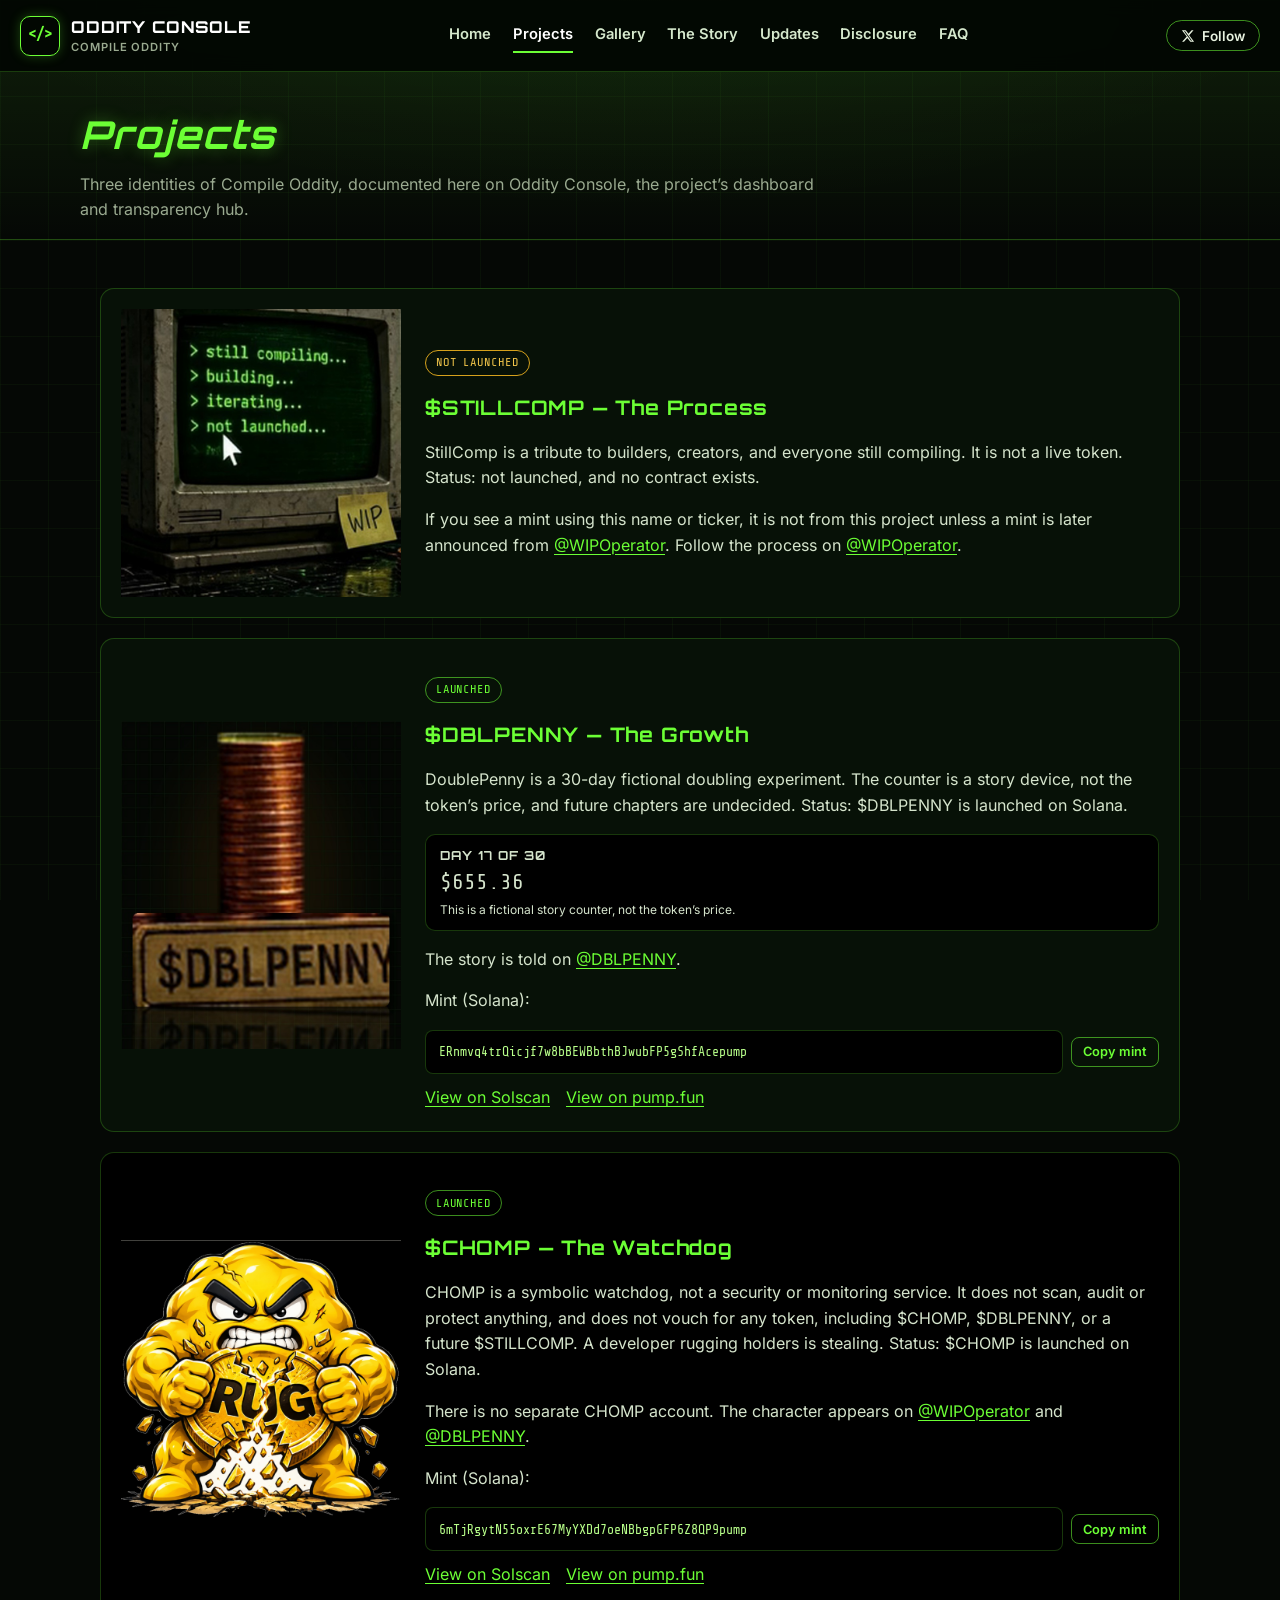
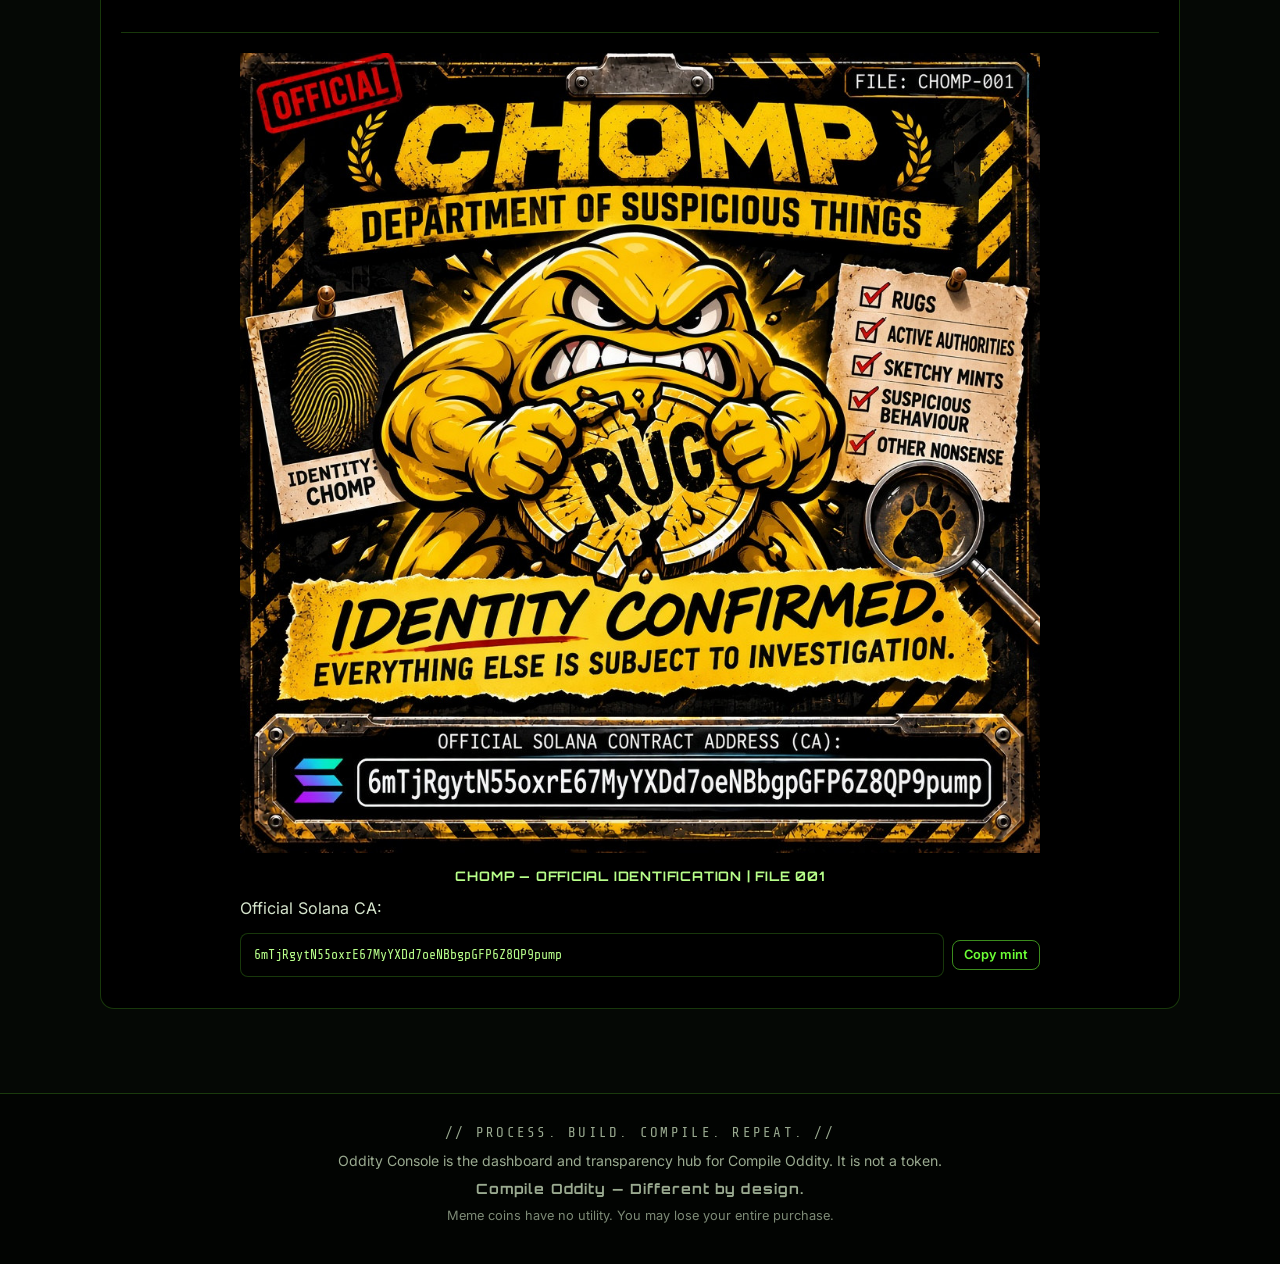
<file: site/projects.html>
<!DOCTYPE html>
<html lang="en">
<head>
  <meta charset="utf-8">
  <meta name="viewport" content="width=device-width, initial-scale=1">
  <title>Projects — Oddity Console</title>
  <meta name="description" content="StillComp, DoublePenny, and CHOMP: the three identities of Compile Oddity, documented on Oddity Console.">
  <link rel="icon" href="images/favicon.svg" type="image/svg+xml">
  <link rel="icon" href="images/favicon-32.png" sizes="32x32" type="image/png">
  <link rel="apple-touch-icon" href="images/apple-touch.png">
  <link rel="stylesheet" href="css/fonts.css">
  <link rel="stylesheet" href="css/styles.css">
</head>
<body>
  <header class="site-header">
    <a class="logo" href="index.html">
      <span class="logo-mark">&lt;/&gt;</span>
      <span class="logo-text">
        <span class="logo-name">ODDITY CONSOLE</span>
        <span class="logo-project">Compile Oddity</span>
      </span>
    </a>
    <button class="nav-toggle" type="button" aria-expanded="false" aria-label="Open menu"><span></span></button>
    <nav class="site-nav" aria-label="Primary">
      <a href="index.html">Home</a>
      <a href="projects.html" aria-current="page">Projects</a>
      <a href="gallery.html">Gallery</a>
      <a href="story.html">The Story</a>
      <a href="updates.html">Updates</a>
      <a href="disclosure.html">Disclosure</a>
      <a href="faq.html">FAQ</a>
    </nav>
    <div class="follow-wrap">
      <button class="follow-btn" type="button" aria-expanded="false" aria-haspopup="true"><svg viewBox="0 0 24 24" width="14" height="14" aria-hidden="true"><path fill="currentColor" d="M18.244 2H21.5l-7.5 8.57L22.5 22h-6.53l-5.11-6.68L5.1 22H1.84l8.03-9.17L1.5 2h6.7l4.62 6.12L18.244 2zm-1.15 18h1.81L7 3.91H5.06L17.094 20z"/></svg> Follow</button>
      <div class="follow-menu" role="menu">
        <a href="https://x.com/WIPOperator" target="_blank" rel="noopener noreferrer"><strong>@WIPOperator</strong><small>StillComp — The Process</small></a>
        <a href="https://x.com/DBLPENNY" target="_blank" rel="noopener noreferrer"><strong>@DBLPENNY</strong><small>DoublePenny — The Growth</small></a>
      </div>
    </div>
  </header>

  <main>
    <header class="page-hero">
      <div class="page-hero-inner">
        <h1>Projects</h1>
        <p>Three identities of Compile Oddity, documented here on Oddity Console, the project’s dashboard and transparency hub.</p>
      </div>
    </header>
    <div class="content wide">
      <article class="project-block" id="stillcomp">
        <div>
          <img src="images/hero-stillcomp.jpg" width="696" height="717" alt="A retro CRT for StillComp showing still compiling, building, iterating, and not launched, with a WIP note.">
        </div>
        <div>
          <p><span class="status wip">Not launched</span></p>
          <h2>$STILLCOMP — The Process</h2>
          <p>StillComp is a tribute to builders, creators, and everyone still compiling. It is not a live token. Status: not launched, and no contract exists.</p>
          <p>If you see a mint using this name or ticker, it is not from this project unless a mint is later announced from <a href="https://x.com/WIPOperator" target="_blank" rel="noopener noreferrer">@WIPOperator</a>. Follow the process on <a href="https://x.com/WIPOperator" target="_blank" rel="noopener noreferrer">@WIPOperator</a>.</p>
        </div>
      </article>

      <article class="project-block" id="dblpenny">
        <div>
          <img src="images/hero-dblpenny.jpg" width="700" height="820" alt="A single stack of pennies behind a $DBLPENNY plaque.">
        </div>
        <div>
          <p><span class="status">Launched</span></p>
          <h2>$DBLPENNY — The Growth</h2>
          <p>DoublePenny is a 30-day fictional doubling experiment. The counter is a story device, not the token’s price, and future chapters are undecided. Status: $DBLPENNY is launched on Solana.</p>
          <div class="story-counter" data-dblpenny-counter>
            <noscript>
              <p>The 30-day fictional doubling experiment started on November 18, 2026 (ET). Enable JavaScript to see the current story day and amount. This is a fictional story counter, not the token’s price.</p>
            </noscript>
          </div>
          <p>The story is told on <a href="https://x.com/DBLPENNY" target="_blank" rel="noopener noreferrer">@DBLPENNY</a>.</p>
          <p>Mint (Solana):</p>
          <div class="mint-row">
            <code class="mint">ERnmvq4trQicjf7w8bBEWBbthBJwubFP5gShfAcepump</code>
            <button class="copy-btn" type="button" data-copy="ERnmvq4trQicjf7w8bBEWBbthBJwubFP5gShfAcepump">Copy mint</button>
          </div>
          <p class="ext-links">
            <a href="https://solscan.io/token/ERnmvq4trQicjf7w8bBEWBbthBJwubFP5gShfAcepump" target="_blank" rel="noopener noreferrer">View on Solscan</a>
            <a href="https://pump.fun/coin/ERnmvq4trQicjf7w8bBEWBbthBJwubFP5gShfAcepump" target="_blank" rel="noopener noreferrer">View on pump.fun</a>
          </p>
        </div>
      </article>

      <article class="project-block art-dark" id="chomp">
        <div class="project-intro">
          <div>
            <img src="images/chomp-web.png" width="720" height="720" alt="CHOMP, an angry yellow mascot biting a cracked coin labeled RUG.">
          </div>
          <div>
            <p><span class="status">Launched</span></p>
            <h2>$CHOMP — The Watchdog</h2>
            <p>CHOMP is a symbolic watchdog, not a security or monitoring service. It does not scan, audit or protect anything, and does not vouch for any token, including $CHOMP, $DBLPENNY, or a future $STILLCOMP. A developer rugging holders is stealing. Status: $CHOMP is launched on Solana.</p>
            <p>There is no separate CHOMP account. The character appears on <a href="https://x.com/WIPOperator" target="_blank" rel="noopener noreferrer">@WIPOperator</a> and <a href="https://x.com/DBLPENNY" target="_blank" rel="noopener noreferrer">@DBLPENNY</a>.</p>
            <p>Mint (Solana):</p>
            <div class="mint-row">
              <code class="mint">6mTjRgytN55oxrE67MyYXDd7oeNBbgpGFP6Z8QP9pump</code>
              <button class="copy-btn" type="button" data-copy="6mTjRgytN55oxrE67MyYXDd7oeNBbgpGFP6Z8QP9pump">Copy mint</button>
            </div>
            <p class="ext-links">
              <a href="https://solscan.io/token/6mTjRgytN55oxrE67MyYXDd7oeNBbgpGFP6Z8QP9pump" target="_blank" rel="noopener noreferrer">View on Solscan</a>
              <a href="https://pump.fun/coin/6mTjRgytN55oxrE67MyYXDd7oeNBbgpGFP6Z8QP9pump" target="_blank" rel="noopener noreferrer">View on pump.fun</a>
            </p>
          </div>
        </div>
        <figure class="id-file">
          <img src="images/chomp-id-file-001.jpg" width="1024" height="1024" alt="Official CHOMP identification poster, File 001, showing CHOMP of the Department of Suspicious Things and the official Solana contract address.">
          <figcaption>
            <p class="id-file-title">CHOMP — Official Identification | File 001</p>
            <p>Official Solana CA:</p>
            <div class="mint-row">
              <code class="mint">6mTjRgytN55oxrE67MyYXDd7oeNBbgpGFP6Z8QP9pump</code>
              <button class="copy-btn" type="button" data-copy="6mTjRgytN55oxrE67MyYXDd7oeNBbgpGFP6Z8QP9pump">Copy mint</button>
            </div>
          </figcaption>
        </figure>
      </article>
    </div>
  </main>
  <footer class="site-footer">
    <p class="tagline">// Process. Build. Compile.<wbr> Repeat. //</p>
    <p>Oddity Console is the dashboard and transparency hub for Compile Oddity. It is not a token.</p>
    <p class="oddity-line">Compile Oddity — Different by design.</p>
    <p class="legal">Meme coins have no utility. You may lose your entire purchase.</p>
  </footer>
  <script src="js/main.js"></script>
  <script src="js/counter.js"></script>
</body>
</html>
</file>
<file: css/fonts.css>
/* cyrillic-ext */
@font-face {
  font-family: 'Exo 2';
  font-style: italic;
  font-weight: 800;
  font-display: swap;
  src: url(../fonts/7cHov4okm5zmbtYtG-Ec5UIo.woff2) format('woff2');
  unicode-range: U+0460-052F, U+1C80-1C8A, U+20B4, U+2DE0-2DFF, U+A640-A69F, U+FE2E-FE2F;
}
/* cyrillic */
@font-face {
  font-family: 'Exo 2';
  font-style: italic;
  font-weight: 800;
  font-display: swap;
  src: url(../fonts/7cHov4okm5zmbtYtG-gc5UIo.woff2) format('woff2');
  unicode-range: U+0301, U+0400-045F, U+0490-0491, U+04B0-04B1, U+2116;
}
/* vietnamese */
@font-face {
  font-family: 'Exo 2';
  font-style: italic;
  font-weight: 800;
  font-display: swap;
  src: url(../fonts/7cHov4okm5zmbtYtG-Mc5UIo.woff2) format('woff2');
  unicode-range: U+0102-0103, U+0110-0111, U+0128-0129, U+0168-0169, U+01A0-01A1, U+01AF-01B0, U+0300-0301, U+0303-0304, U+0308-0309, U+0323, U+0329, U+1EA0-1EF9, U+20AB;
}
/* latin-ext */
@font-face {
  font-family: 'Exo 2';
  font-style: italic;
  font-weight: 800;
  font-display: swap;
  src: url(../fonts/7cHov4okm5zmbtYtG-Ic5UIo.woff2) format('woff2');
  unicode-range: U+0100-02BA, U+02BD-02C5, U+02C7-02CC, U+02CE-02D7, U+02DD-02FF, U+0304, U+0308, U+0329, U+1D00-1DBF, U+1E00-1E9F, U+1EF2-1EFF, U+2020, U+20A0-20AB, U+20AD-20C4, U+2113, U+2C60-2C7F, U+A720-A7FF;
}
/* latin */
@font-face {
  font-family: 'Exo 2';
  font-style: italic;
  font-weight: 800;
  font-display: swap;
  src: url(../fonts/7cHov4okm5zmbtYtG-wc5Q.woff2) format('woff2');
  unicode-range: U+0000-00FF, U+0131, U+0152-0153, U+02BB-02BC, U+02C6, U+02DA, U+02DC, U+0304, U+0308, U+0329, U+2000-206F, U+20AC, U+2122, U+2191, U+2193, U+2212, U+2215, U+FEFF, U+FFFD;
}
/* cyrillic-ext */
@font-face {
  font-family: 'Exo 2';
  font-style: italic;
  font-weight: 900;
  font-display: swap;
  src: url(../fonts/7cHov4okm5zmbtYtG-Ec5UIo.woff2) format('woff2');
  unicode-range: U+0460-052F, U+1C80-1C8A, U+20B4, U+2DE0-2DFF, U+A640-A69F, U+FE2E-FE2F;
}
/* cyrillic */
@font-face {
  font-family: 'Exo 2';
  font-style: italic;
  font-weight: 900;
  font-display: swap;
  src: url(../fonts/7cHov4okm5zmbtYtG-gc5UIo.woff2) format('woff2');
  unicode-range: U+0301, U+0400-045F, U+0490-0491, U+04B0-04B1, U+2116;
}
/* vietnamese */
@font-face {
  font-family: 'Exo 2';
  font-style: italic;
  font-weight: 900;
  font-display: swap;
  src: url(../fonts/7cHov4okm5zmbtYtG-Mc5UIo.woff2) format('woff2');
  unicode-range: U+0102-0103, U+0110-0111, U+0128-0129, U+0168-0169, U+01A0-01A1, U+01AF-01B0, U+0300-0301, U+0303-0304, U+0308-0309, U+0323, U+0329, U+1EA0-1EF9, U+20AB;
}
/* latin-ext */
@font-face {
  font-family: 'Exo 2';
  font-style: italic;
  font-weight: 900;
  font-display: swap;
  src: url(../fonts/7cHov4okm5zmbtYtG-Ic5UIo.woff2) format('woff2');
  unicode-range: U+0100-02BA, U+02BD-02C5, U+02C7-02CC, U+02CE-02D7, U+02DD-02FF, U+0304, U+0308, U+0329, U+1D00-1DBF, U+1E00-1E9F, U+1EF2-1EFF, U+2020, U+20A0-20AB, U+20AD-20C4, U+2113, U+2C60-2C7F, U+A720-A7FF;
}
/* latin */
@font-face {
  font-family: 'Exo 2';
  font-style: italic;
  font-weight: 900;
  font-display: swap;
  src: url(../fonts/7cHov4okm5zmbtYtG-wc5Q.woff2) format('woff2');
  unicode-range: U+0000-00FF, U+0131, U+0152-0153, U+02BB-02BC, U+02C6, U+02DA, U+02DC, U+0304, U+0308, U+0329, U+2000-206F, U+20AC, U+2122, U+2191, U+2193, U+2212, U+2215, U+FEFF, U+FFFD;
}
/* cyrillic-ext */
@font-face {
  font-family: 'Exo 2';
  font-style: normal;
  font-weight: 400;
  font-display: swap;
  src: url(../fonts/7cHmv4okm5zmbtYlK-4E4Q.woff2) format('woff2');
  unicode-range: U+0460-052F, U+1C80-1C8A, U+20B4, U+2DE0-2DFF, U+A640-A69F, U+FE2E-FE2F;
}
/* cyrillic */
@font-face {
  font-family: 'Exo 2';
  font-style: normal;
  font-weight: 400;
  font-display: swap;
  src: url(../fonts/7cHmv4okm5zmbtYsK-4E4Q.woff2) format('woff2');
  unicode-range: U+0301, U+0400-045F, U+0490-0491, U+04B0-04B1, U+2116;
}
/* vietnamese */
@font-face {
  font-family: 'Exo 2';
  font-style: normal;
  font-weight: 400;
  font-display: swap;
  src: url(../fonts/7cHmv4okm5zmbtYnK-4E4Q.woff2) format('woff2');
  unicode-range: U+0102-0103, U+0110-0111, U+0128-0129, U+0168-0169, U+01A0-01A1, U+01AF-01B0, U+0300-0301, U+0303-0304, U+0308-0309, U+0323, U+0329, U+1EA0-1EF9, U+20AB;
}
/* latin-ext */
@font-face {
  font-family: 'Exo 2';
  font-style: normal;
  font-weight: 400;
  font-display: swap;
  src: url(../fonts/7cHmv4okm5zmbtYmK-4E4Q.woff2) format('woff2');
  unicode-range: U+0100-02BA, U+02BD-02C5, U+02C7-02CC, U+02CE-02D7, U+02DD-02FF, U+0304, U+0308, U+0329, U+1D00-1DBF, U+1E00-1E9F, U+1EF2-1EFF, U+2020, U+20A0-20AB, U+20AD-20C4, U+2113, U+2C60-2C7F, U+A720-A7FF;
}
/* latin */
@font-face {
  font-family: 'Exo 2';
  font-style: normal;
  font-weight: 400;
  font-display: swap;
  src: url(../fonts/7cHmv4okm5zmbtYoK-4.woff2) format('woff2');
  unicode-range: U+0000-00FF, U+0131, U+0152-0153, U+02BB-02BC, U+02C6, U+02DA, U+02DC, U+0304, U+0308, U+0329, U+2000-206F, U+20AC, U+2122, U+2191, U+2193, U+2212, U+2215, U+FEFF, U+FFFD;
}
/* cyrillic-ext */
@font-face {
  font-family: 'Exo 2';
  font-style: normal;
  font-weight: 500;
  font-display: swap;
  src: url(../fonts/7cHmv4okm5zmbtYlK-4E4Q.woff2) format('woff2');
  unicode-range: U+0460-052F, U+1C80-1C8A, U+20B4, U+2DE0-2DFF, U+A640-A69F, U+FE2E-FE2F;
}
/* cyrillic */
@font-face {
  font-family: 'Exo 2';
  font-style: normal;
  font-weight: 500;
  font-display: swap;
  src: url(../fonts/7cHmv4okm5zmbtYsK-4E4Q.woff2) format('woff2');
  unicode-range: U+0301, U+0400-045F, U+0490-0491, U+04B0-04B1, U+2116;
}
/* vietnamese */
@font-face {
  font-family: 'Exo 2';
  font-style: normal;
  font-weight: 500;
  font-display: swap;
  src: url(../fonts/7cHmv4okm5zmbtYnK-4E4Q.woff2) format('woff2');
  unicode-range: U+0102-0103, U+0110-0111, U+0128-0129, U+0168-0169, U+01A0-01A1, U+01AF-01B0, U+0300-0301, U+0303-0304, U+0308-0309, U+0323, U+0329, U+1EA0-1EF9, U+20AB;
}
/* latin-ext */
@font-face {
  font-family: 'Exo 2';
  font-style: normal;
  font-weight: 500;
  font-display: swap;
  src: url(../fonts/7cHmv4okm5zmbtYmK-4E4Q.woff2) format('woff2');
  unicode-range: U+0100-02BA, U+02BD-02C5, U+02C7-02CC, U+02CE-02D7, U+02DD-02FF, U+0304, U+0308, U+0329, U+1D00-1DBF, U+1E00-1E9F, U+1EF2-1EFF, U+2020, U+20A0-20AB, U+20AD-20C4, U+2113, U+2C60-2C7F, U+A720-A7FF;
}
/* latin */
@font-face {
  font-family: 'Exo 2';
  font-style: normal;
  font-weight: 500;
  font-display: swap;
  src: url(../fonts/7cHmv4okm5zmbtYoK-4.woff2) format('woff2');
  unicode-range: U+0000-00FF, U+0131, U+0152-0153, U+02BB-02BC, U+02C6, U+02DA, U+02DC, U+0304, U+0308, U+0329, U+2000-206F, U+20AC, U+2122, U+2191, U+2193, U+2212, U+2215, U+FEFF, U+FFFD;
}
/* cyrillic-ext */
@font-face {
  font-family: 'Exo 2';
  font-style: normal;
  font-weight: 600;
  font-display: swap;
  src: url(../fonts/7cHmv4okm5zmbtYlK-4E4Q.woff2) format('woff2');
  unicode-range: U+0460-052F, U+1C80-1C8A, U+20B4, U+2DE0-2DFF, U+A640-A69F, U+FE2E-FE2F;
}
/* cyrillic */
@font-face {
  font-family: 'Exo 2';
  font-style: normal;
  font-weight: 600;
  font-display: swap;
  src: url(../fonts/7cHmv4okm5zmbtYsK-4E4Q.woff2) format('woff2');
  unicode-range: U+0301, U+0400-045F, U+0490-0491, U+04B0-04B1, U+2116;
}
/* vietnamese */
@font-face {
  font-family: 'Exo 2';
  font-style: normal;
  font-weight: 600;
  font-display: swap;
  src: url(../fonts/7cHmv4okm5zmbtYnK-4E4Q.woff2) format('woff2');
  unicode-range: U+0102-0103, U+0110-0111, U+0128-0129, U+0168-0169, U+01A0-01A1, U+01AF-01B0, U+0300-0301, U+0303-0304, U+0308-0309, U+0323, U+0329, U+1EA0-1EF9, U+20AB;
}
/* latin-ext */
@font-face {
  font-family: 'Exo 2';
  font-style: normal;
  font-weight: 600;
  font-display: swap;
  src: url(../fonts/7cHmv4okm5zmbtYmK-4E4Q.woff2) format('woff2');
  unicode-range: U+0100-02BA, U+02BD-02C5, U+02C7-02CC, U+02CE-02D7, U+02DD-02FF, U+0304, U+0308, U+0329, U+1D00-1DBF, U+1E00-1E9F, U+1EF2-1EFF, U+2020, U+20A0-20AB, U+20AD-20C4, U+2113, U+2C60-2C7F, U+A720-A7FF;
}
/* latin */
@font-face {
  font-family: 'Exo 2';
  font-style: normal;
  font-weight: 600;
  font-display: swap;
  src: url(../fonts/7cHmv4okm5zmbtYoK-4.woff2) format('woff2');
  unicode-range: U+0000-00FF, U+0131, U+0152-0153, U+02BB-02BC, U+02C6, U+02DA, U+02DC, U+0304, U+0308, U+0329, U+2000-206F, U+20AC, U+2122, U+2191, U+2193, U+2212, U+2215, U+FEFF, U+FFFD;
}
/* cyrillic-ext */
@font-face {
  font-family: 'Exo 2';
  font-style: normal;
  font-weight: 700;
  font-display: swap;
  src: url(../fonts/7cHmv4okm5zmbtYlK-4E4Q.woff2) format('woff2');
  unicode-range: U+0460-052F, U+1C80-1C8A, U+20B4, U+2DE0-2DFF, U+A640-A69F, U+FE2E-FE2F;
}
/* cyrillic */
@font-face {
  font-family: 'Exo 2';
  font-style: normal;
  font-weight: 700;
  font-display: swap;
  src: url(../fonts/7cHmv4okm5zmbtYsK-4E4Q.woff2) format('woff2');
  unicode-range: U+0301, U+0400-045F, U+0490-0491, U+04B0-04B1, U+2116;
}
/* vietnamese */
@font-face {
  font-family: 'Exo 2';
  font-style: normal;
  font-weight: 700;
  font-display: swap;
  src: url(../fonts/7cHmv4okm5zmbtYnK-4E4Q.woff2) format('woff2');
  unicode-range: U+0102-0103, U+0110-0111, U+0128-0129, U+0168-0169, U+01A0-01A1, U+01AF-01B0, U+0300-0301, U+0303-0304, U+0308-0309, U+0323, U+0329, U+1EA0-1EF9, U+20AB;
}
/* latin-ext */
@font-face {
  font-family: 'Exo 2';
  font-style: normal;
  font-weight: 700;
  font-display: swap;
  src: url(../fonts/7cHmv4okm5zmbtYmK-4E4Q.woff2) format('woff2');
  unicode-range: U+0100-02BA, U+02BD-02C5, U+02C7-02CC, U+02CE-02D7, U+02DD-02FF, U+0304, U+0308, U+0329, U+1D00-1DBF, U+1E00-1E9F, U+1EF2-1EFF, U+2020, U+20A0-20AB, U+20AD-20C4, U+2113, U+2C60-2C7F, U+A720-A7FF;
}
/* latin */
@font-face {
  font-family: 'Exo 2';
  font-style: normal;
  font-weight: 700;
  font-display: swap;
  src: url(../fonts/7cHmv4okm5zmbtYoK-4.woff2) format('woff2');
  unicode-range: U+0000-00FF, U+0131, U+0152-0153, U+02BB-02BC, U+02C6, U+02DA, U+02DC, U+0304, U+0308, U+0329, U+2000-206F, U+20AC, U+2122, U+2191, U+2193, U+2212, U+2215, U+FEFF, U+FFFD;
}
/* cyrillic-ext */
@font-face {
  font-family: 'Exo 2';
  font-style: normal;
  font-weight: 800;
  font-display: swap;
  src: url(../fonts/7cHmv4okm5zmbtYlK-4E4Q.woff2) format('woff2');
  unicode-range: U+0460-052F, U+1C80-1C8A, U+20B4, U+2DE0-2DFF, U+A640-A69F, U+FE2E-FE2F;
}
/* cyrillic */
@font-face {
  font-family: 'Exo 2';
  font-style: normal;
  font-weight: 800;
  font-display: swap;
  src: url(../fonts/7cHmv4okm5zmbtYsK-4E4Q.woff2) format('woff2');
  unicode-range: U+0301, U+0400-045F, U+0490-0491, U+04B0-04B1, U+2116;
}
/* vietnamese */
@font-face {
  font-family: 'Exo 2';
  font-style: normal;
  font-weight: 800;
  font-display: swap;
  src: url(../fonts/7cHmv4okm5zmbtYnK-4E4Q.woff2) format('woff2');
  unicode-range: U+0102-0103, U+0110-0111, U+0128-0129, U+0168-0169, U+01A0-01A1, U+01AF-01B0, U+0300-0301, U+0303-0304, U+0308-0309, U+0323, U+0329, U+1EA0-1EF9, U+20AB;
}
/* latin-ext */
@font-face {
  font-family: 'Exo 2';
  font-style: normal;
  font-weight: 800;
  font-display: swap;
  src: url(../fonts/7cHmv4okm5zmbtYmK-4E4Q.woff2) format('woff2');
  unicode-range: U+0100-02BA, U+02BD-02C5, U+02C7-02CC, U+02CE-02D7, U+02DD-02FF, U+0304, U+0308, U+0329, U+1D00-1DBF, U+1E00-1E9F, U+1EF2-1EFF, U+2020, U+20A0-20AB, U+20AD-20C4, U+2113, U+2C60-2C7F, U+A720-A7FF;
}
/* latin */
@font-face {
  font-family: 'Exo 2';
  font-style: normal;
  font-weight: 800;
  font-display: swap;
  src: url(../fonts/7cHmv4okm5zmbtYoK-4.woff2) format('woff2');
  unicode-range: U+0000-00FF, U+0131, U+0152-0153, U+02BB-02BC, U+02C6, U+02DA, U+02DC, U+0304, U+0308, U+0329, U+2000-206F, U+20AC, U+2122, U+2191, U+2193, U+2212, U+2215, U+FEFF, U+FFFD;
}
/* cyrillic-ext */
@font-face {
  font-family: 'Inter';
  font-style: normal;
  font-weight: 400;
  font-display: swap;
  src: url(../fonts/UcC73FwrK3iLTeHuS_nVMrMxCp50SjIa2JL7SUc.woff2) format('woff2');
  unicode-range: U+0460-052F, U+1C80-1C8A, U+20B4, U+2DE0-2DFF, U+A640-A69F, U+FE2E-FE2F;
}
/* cyrillic */
@font-face {
  font-family: 'Inter';
  font-style: normal;
  font-weight: 400;
  font-display: swap;
  src: url(../fonts/UcC73FwrK3iLTeHuS_nVMrMxCp50SjIa0ZL7SUc.woff2) format('woff2');
  unicode-range: U+0301, U+0400-045F, U+0490-0491, U+04B0-04B1, U+2116;
}
/* greek-ext */
@font-face {
  font-family: 'Inter';
  font-style: normal;
  font-weight: 400;
  font-display: swap;
  src: url(../fonts/UcC73FwrK3iLTeHuS_nVMrMxCp50SjIa2ZL7SUc.woff2) format('woff2');
  unicode-range: U+1F00-1FFF;
}
/* greek */
@font-face {
  font-family: 'Inter';
  font-style: normal;
  font-weight: 400;
  font-display: swap;
  src: url(../fonts/UcC73FwrK3iLTeHuS_nVMrMxCp50SjIa1pL7SUc.woff2) format('woff2');
  unicode-range: U+0370-0377, U+037A-037F, U+0384-038A, U+038C, U+038E-03A1, U+03A3-03FF;
}
/* vietnamese */
@font-face {
  font-family: 'Inter';
  font-style: normal;
  font-weight: 400;
  font-display: swap;
  src: url(../fonts/UcC73FwrK3iLTeHuS_nVMrMxCp50SjIa2pL7SUc.woff2) format('woff2');
  unicode-range: U+0102-0103, U+0110-0111, U+0128-0129, U+0168-0169, U+01A0-01A1, U+01AF-01B0, U+0300-0301, U+0303-0304, U+0308-0309, U+0323, U+0329, U+1EA0-1EF9, U+20AB;
}
/* latin-ext */
@font-face {
  font-family: 'Inter';
  font-style: normal;
  font-weight: 400;
  font-display: swap;
  src: url(../fonts/UcC73FwrK3iLTeHuS_nVMrMxCp50SjIa25L7SUc.woff2) format('woff2');
  unicode-range: U+0100-02BA, U+02BD-02C5, U+02C7-02CC, U+02CE-02D7, U+02DD-02FF, U+0304, U+0308, U+0329, U+1D00-1DBF, U+1E00-1E9F, U+1EF2-1EFF, U+2020, U+20A0-20AB, U+20AD-20C4, U+2113, U+2C60-2C7F, U+A720-A7FF;
}
/* latin */
@font-face {
  font-family: 'Inter';
  font-style: normal;
  font-weight: 400;
  font-display: swap;
  src: url(../fonts/UcC73FwrK3iLTeHuS_nVMrMxCp50SjIa1ZL7.woff2) format('woff2');
  unicode-range: U+0000-00FF, U+0131, U+0152-0153, U+02BB-02BC, U+02C6, U+02DA, U+02DC, U+0304, U+0308, U+0329, U+2000-206F, U+20AC, U+2122, U+2191, U+2193, U+2212, U+2215, U+FEFF, U+FFFD;
}
/* cyrillic-ext */
@font-face {
  font-family: 'Inter';
  font-style: normal;
  font-weight: 500;
  font-display: swap;
  src: url(../fonts/UcC73FwrK3iLTeHuS_nVMrMxCp50SjIa2JL7SUc.woff2) format('woff2');
  unicode-range: U+0460-052F, U+1C80-1C8A, U+20B4, U+2DE0-2DFF, U+A640-A69F, U+FE2E-FE2F;
}
/* cyrillic */
@font-face {
  font-family: 'Inter';
  font-style: normal;
  font-weight: 500;
  font-display: swap;
  src: url(../fonts/UcC73FwrK3iLTeHuS_nVMrMxCp50SjIa0ZL7SUc.woff2) format('woff2');
  unicode-range: U+0301, U+0400-045F, U+0490-0491, U+04B0-04B1, U+2116;
}
/* greek-ext */
@font-face {
  font-family: 'Inter';
  font-style: normal;
  font-weight: 500;
  font-display: swap;
  src: url(../fonts/UcC73FwrK3iLTeHuS_nVMrMxCp50SjIa2ZL7SUc.woff2) format('woff2');
  unicode-range: U+1F00-1FFF;
}
/* greek */
@font-face {
  font-family: 'Inter';
  font-style: normal;
  font-weight: 500;
  font-display: swap;
  src: url(../fonts/UcC73FwrK3iLTeHuS_nVMrMxCp50SjIa1pL7SUc.woff2) format('woff2');
  unicode-range: U+0370-0377, U+037A-037F, U+0384-038A, U+038C, U+038E-03A1, U+03A3-03FF;
}
/* vietnamese */
@font-face {
  font-family: 'Inter';
  font-style: normal;
  font-weight: 500;
  font-display: swap;
  src: url(../fonts/UcC73FwrK3iLTeHuS_nVMrMxCp50SjIa2pL7SUc.woff2) format('woff2');
  unicode-range: U+0102-0103, U+0110-0111, U+0128-0129, U+0168-0169, U+01A0-01A1, U+01AF-01B0, U+0300-0301, U+0303-0304, U+0308-0309, U+0323, U+0329, U+1EA0-1EF9, U+20AB;
}
/* latin-ext */
@font-face {
  font-family: 'Inter';
  font-style: normal;
  font-weight: 500;
  font-display: swap;
  src: url(../fonts/UcC73FwrK3iLTeHuS_nVMrMxCp50SjIa25L7SUc.woff2) format('woff2');
  unicode-range: U+0100-02BA, U+02BD-02C5, U+02C7-02CC, U+02CE-02D7, U+02DD-02FF, U+0304, U+0308, U+0329, U+1D00-1DBF, U+1E00-1E9F, U+1EF2-1EFF, U+2020, U+20A0-20AB, U+20AD-20C4, U+2113, U+2C60-2C7F, U+A720-A7FF;
}
/* latin */
@font-face {
  font-family: 'Inter';
  font-style: normal;
  font-weight: 500;
  font-display: swap;
  src: url(../fonts/UcC73FwrK3iLTeHuS_nVMrMxCp50SjIa1ZL7.woff2) format('woff2');
  unicode-range: U+0000-00FF, U+0131, U+0152-0153, U+02BB-02BC, U+02C6, U+02DA, U+02DC, U+0304, U+0308, U+0329, U+2000-206F, U+20AC, U+2122, U+2191, U+2193, U+2212, U+2215, U+FEFF, U+FFFD;
}
/* cyrillic-ext */
@font-face {
  font-family: 'Inter';
  font-style: normal;
  font-weight: 600;
  font-display: swap;
  src: url(../fonts/UcC73FwrK3iLTeHuS_nVMrMxCp50SjIa2JL7SUc.woff2) format('woff2');
  unicode-range: U+0460-052F, U+1C80-1C8A, U+20B4, U+2DE0-2DFF, U+A640-A69F, U+FE2E-FE2F;
}
/* cyrillic */
@font-face {
  font-family: 'Inter';
  font-style: normal;
  font-weight: 600;
  font-display: swap;
  src: url(../fonts/UcC73FwrK3iLTeHuS_nVMrMxCp50SjIa0ZL7SUc.woff2) format('woff2');
  unicode-range: U+0301, U+0400-045F, U+0490-0491, U+04B0-04B1, U+2116;
}
/* greek-ext */
@font-face {
  font-family: 'Inter';
  font-style: normal;
  font-weight: 600;
  font-display: swap;
  src: url(../fonts/UcC73FwrK3iLTeHuS_nVMrMxCp50SjIa2ZL7SUc.woff2) format('woff2');
  unicode-range: U+1F00-1FFF;
}
/* greek */
@font-face {
  font-family: 'Inter';
  font-style: normal;
  font-weight: 600;
  font-display: swap;
  src: url(../fonts/UcC73FwrK3iLTeHuS_nVMrMxCp50SjIa1pL7SUc.woff2) format('woff2');
  unicode-range: U+0370-0377, U+037A-037F, U+0384-038A, U+038C, U+038E-03A1, U+03A3-03FF;
}
/* vietnamese */
@font-face {
  font-family: 'Inter';
  font-style: normal;
  font-weight: 600;
  font-display: swap;
  src: url(../fonts/UcC73FwrK3iLTeHuS_nVMrMxCp50SjIa2pL7SUc.woff2) format('woff2');
  unicode-range: U+0102-0103, U+0110-0111, U+0128-0129, U+0168-0169, U+01A0-01A1, U+01AF-01B0, U+0300-0301, U+0303-0304, U+0308-0309, U+0323, U+0329, U+1EA0-1EF9, U+20AB;
}
/* latin-ext */
@font-face {
  font-family: 'Inter';
  font-style: normal;
  font-weight: 600;
  font-display: swap;
  src: url(../fonts/UcC73FwrK3iLTeHuS_nVMrMxCp50SjIa25L7SUc.woff2) format('woff2');
  unicode-range: U+0100-02BA, U+02BD-02C5, U+02C7-02CC, U+02CE-02D7, U+02DD-02FF, U+0304, U+0308, U+0329, U+1D00-1DBF, U+1E00-1E9F, U+1EF2-1EFF, U+2020, U+20A0-20AB, U+20AD-20C4, U+2113, U+2C60-2C7F, U+A720-A7FF;
}
/* latin */
@font-face {
  font-family: 'Inter';
  font-style: normal;
  font-weight: 600;
  font-display: swap;
  src: url(../fonts/UcC73FwrK3iLTeHuS_nVMrMxCp50SjIa1ZL7.woff2) format('woff2');
  unicode-range: U+0000-00FF, U+0131, U+0152-0153, U+02BB-02BC, U+02C6, U+02DA, U+02DC, U+0304, U+0308, U+0329, U+2000-206F, U+20AC, U+2122, U+2191, U+2193, U+2212, U+2215, U+FEFF, U+FFFD;
}
/* cyrillic-ext */
@font-face {
  font-family: 'Inter';
  font-style: normal;
  font-weight: 700;
  font-display: swap;
  src: url(../fonts/UcC73FwrK3iLTeHuS_nVMrMxCp50SjIa2JL7SUc.woff2) format('woff2');
  unicode-range: U+0460-052F, U+1C80-1C8A, U+20B4, U+2DE0-2DFF, U+A640-A69F, U+FE2E-FE2F;
}
/* cyrillic */
@font-face {
  font-family: 'Inter';
  font-style: normal;
  font-weight: 700;
  font-display: swap;
  src: url(../fonts/UcC73FwrK3iLTeHuS_nVMrMxCp50SjIa0ZL7SUc.woff2) format('woff2');
  unicode-range: U+0301, U+0400-045F, U+0490-0491, U+04B0-04B1, U+2116;
}
/* greek-ext */
@font-face {
  font-family: 'Inter';
  font-style: normal;
  font-weight: 700;
  font-display: swap;
  src: url(../fonts/UcC73FwrK3iLTeHuS_nVMrMxCp50SjIa2ZL7SUc.woff2) format('woff2');
  unicode-range: U+1F00-1FFF;
}
/* greek */
@font-face {
  font-family: 'Inter';
  font-style: normal;
  font-weight: 700;
  font-display: swap;
  src: url(../fonts/UcC73FwrK3iLTeHuS_nVMrMxCp50SjIa1pL7SUc.woff2) format('woff2');
  unicode-range: U+0370-0377, U+037A-037F, U+0384-038A, U+038C, U+038E-03A1, U+03A3-03FF;
}
/* vietnamese */
@font-face {
  font-family: 'Inter';
  font-style: normal;
  font-weight: 700;
  font-display: swap;
  src: url(../fonts/UcC73FwrK3iLTeHuS_nVMrMxCp50SjIa2pL7SUc.woff2) format('woff2');
  unicode-range: U+0102-0103, U+0110-0111, U+0128-0129, U+0168-0169, U+01A0-01A1, U+01AF-01B0, U+0300-0301, U+0303-0304, U+0308-0309, U+0323, U+0329, U+1EA0-1EF9, U+20AB;
}
/* latin-ext */
@font-face {
  font-family: 'Inter';
  font-style: normal;
  font-weight: 700;
  font-display: swap;
  src: url(../fonts/UcC73FwrK3iLTeHuS_nVMrMxCp50SjIa25L7SUc.woff2) format('woff2');
  unicode-range: U+0100-02BA, U+02BD-02C5, U+02C7-02CC, U+02CE-02D7, U+02DD-02FF, U+0304, U+0308, U+0329, U+1D00-1DBF, U+1E00-1E9F, U+1EF2-1EFF, U+2020, U+20A0-20AB, U+20AD-20C4, U+2113, U+2C60-2C7F, U+A720-A7FF;
}
/* latin */
@font-face {
  font-family: 'Inter';
  font-style: normal;
  font-weight: 700;
  font-display: swap;
  src: url(../fonts/UcC73FwrK3iLTeHuS_nVMrMxCp50SjIa1ZL7.woff2) format('woff2');
  unicode-range: U+0000-00FF, U+0131, U+0152-0153, U+02BB-02BC, U+02C6, U+02DA, U+02DC, U+0304, U+0308, U+0329, U+2000-206F, U+20AC, U+2122, U+2191, U+2193, U+2212, U+2215, U+FEFF, U+FFFD;
}
/* latin */
@font-face {
  font-family: 'Orbitron';
  font-style: normal;
  font-weight: 700;
  font-display: swap;
  src: url(../fonts/yMJRMIlzdpvBhQQL_Qq7dy0.woff2) format('woff2');
  unicode-range: U+0000-00FF, U+0131, U+0152-0153, U+02BB-02BC, U+02C6, U+02DA, U+02DC, U+0304, U+0308, U+0329, U+2000-206F, U+20AC, U+2122, U+2191, U+2193, U+2212, U+2215, U+FEFF, U+FFFD;
}
/* latin */
@font-face {
  font-family: 'Orbitron';
  font-style: normal;
  font-weight: 800;
  font-display: swap;
  src: url(../fonts/yMJRMIlzdpvBhQQL_Qq7dy0.woff2) format('woff2');
  unicode-range: U+0000-00FF, U+0131, U+0152-0153, U+02BB-02BC, U+02C6, U+02DA, U+02DC, U+0304, U+0308, U+0329, U+2000-206F, U+20AC, U+2122, U+2191, U+2193, U+2212, U+2215, U+FEFF, U+FFFD;
}
/* latin */
@font-face {
  font-family: 'Orbitron';
  font-style: normal;
  font-weight: 900;
  font-display: swap;
  src: url(../fonts/yMJRMIlzdpvBhQQL_Qq7dy0.woff2) format('woff2');
  unicode-range: U+0000-00FF, U+0131, U+0152-0153, U+02BB-02BC, U+02C6, U+02DA, U+02DC, U+0304, U+0308, U+0329, U+2000-206F, U+20AC, U+2122, U+2191, U+2193, U+2212, U+2215, U+FEFF, U+FFFD;
}
/* latin */
@font-face {
  font-family: 'Share Tech Mono';
  font-style: normal;
  font-weight: 400;
  font-display: swap;
  src: url(../fonts/J7aHnp1uDWRBEqV98dVQztYldFcLowEF.woff2) format('woff2');
  unicode-range: U+0000-00FF, U+0131, U+0152-0153, U+02BB-02BC, U+02C6, U+02DA, U+02DC, U+0304, U+0308, U+0329, U+2000-206F, U+20AC, U+2122, U+2191, U+2193, U+2212, U+2215, U+FEFF, U+FFFD;
}
</file>
<file: css/styles.css>
/* === Draft notices switch ===============================================
   The draft banner and the draft sentence in the footer use .draft-notice.
   To hide them on every page before publishing, uncomment the next rule.
   Leave it commented (the default) to keep the notices on.
   ======================================================================== */
.draft-notice { display: none !important; }

/* Oddity Console — draft styles. Palette follows the hero animation: black grid, neon green, gold. */
:root {
  --bg: #050805;
  --bg-raised: #0a100a;
  --bg-card: #071107;
  --bg-header: rgba(3, 8, 3, 0.92);
  --line: rgba(108, 255, 53, 0.22);
  --line-strong: rgba(108, 255, 53, 0.55);
  --neon: #6cff35;
  --neon-bright: #9aff6a;
  --neon-dim: #3fa81e;
  --neon-deep: #16380e;
  --neon-text: #b8ff8a;
  --gold: #d5a11c;
  --gold-bright: #f0c44a;
  --gold-dim: #8a6410;
  --copper: #c4722a;
  --text: #e8f3e0;
  --muted: #9aaa90;
  --danger-note: #f0c44a;
  --shadow: 0 0 40px rgba(108, 255, 53, 0.08);
  --radius: 14px;
  --max: 1120px;
  --header-h: 72px;
  --font-sans: "Inter", system-ui, sans-serif;
  --font-display: "Exo 2", "Orbitron", sans-serif;
  --font-hud: "Orbitron", "Exo 2", sans-serif;
  --font-mono: "Share Tech Mono", ui-monospace, monospace;
}

*, *::before, *::after { box-sizing: border-box; }
html { scroll-behavior: smooth; }
@media (prefers-reduced-motion: reduce) {
  html { scroll-behavior: auto; }
  *, *::before, *::after {
    animation-duration: 0.01ms !important;
    animation-iteration-count: 1 !important;
    transition-duration: 0.01ms !important;
  }
}

body {
  margin: 0;
  color: var(--text);
  font-family: var(--font-sans);
  font-size: 16px;
  line-height: 1.6;
  background-color: var(--bg);
  background-image:
    linear-gradient(rgba(108, 255, 53, 0.035) 1px, transparent 1px),
    linear-gradient(90deg, rgba(108, 255, 53, 0.035) 1px, transparent 1px),
    radial-gradient(1200px 500px at 50% -10%, rgba(108, 255, 53, 0.08), transparent 60%);
  background-size: 48px 48px, 48px 48px, 100% 100%;
  background-attachment: fixed, fixed, fixed;
  min-height: 100%;
}

img, video { max-width: 100%; height: auto; display: block; }
a { color: var(--neon); text-decoration-thickness: 1px; text-underline-offset: 3px; }
a:hover { color: var(--neon-bright); }
a:focus-visible, button:focus-visible, .logo:focus-visible {
  outline: 2px solid var(--neon);
  outline-offset: 3px;
}

.sr-only {
  position: absolute;
  width: 1px; height: 1px;
  padding: 0; margin: -1px;
  overflow: hidden; clip: rect(0,0,0,0);
  white-space: nowrap; border: 0;
}

/* Placeholders the user must fill — keep obvious */
.ph,
.placeholder-box {
  display: inline-block;
  font-family: var(--font-mono);
  font-size: 0.92em;
  color: var(--gold-bright);
  background: rgba(80, 50, 0, 0.45);
  border: 1px dashed var(--gold);
  padding: 0.12em 0.5em;
  border-radius: 4px;
  letter-spacing: 0.01em;
}
.placeholder-box {
  display: block;
  padding: 0.85rem 1rem;
  margin: 0.6rem 0 1rem;
  word-break: break-word;
}

.draft-bar {
  background: #101000;
  border-bottom: 1px solid var(--gold-dim);
  color: var(--gold-bright);
  font-size: 0.82rem;
  letter-spacing: 0.03em;
  text-align: center;
  padding: 0.45rem 1rem;
  font-family: var(--font-mono);
}
.draft-bar strong { color: var(--gold-bright); font-weight: 700; }

.site-header {
  position: sticky;
  top: 0;
  z-index: 40;
  display: flex;
  align-items: center;
  gap: 1rem;
  min-height: var(--header-h);
  padding: 0.55rem 1.25rem;
  background: var(--bg-header);
  border-bottom: 1px solid var(--line);
  backdrop-filter: blur(10px);
}
.logo {
  display: flex;
  align-items: center;
  gap: 0.7rem;
  text-decoration: none;
  color: var(--text);
  flex-shrink: 0;
}
.logo-mark {
  display: grid;
  place-items: center;
  width: 40px; height: 40px;
  border: 1.5px solid var(--neon);
  border-radius: 10px;
  color: var(--neon);
  font-family: var(--font-mono);
  font-weight: 700;
  font-size: 0.95rem;
  box-shadow: 0 0 12px rgba(108, 255, 53, 0.25);
}
.logo-text { display: flex; flex-direction: column; line-height: 1.15; }
.logo-name {
  font-family: var(--font-hud);
  font-weight: 800;
  letter-spacing: 0.05em;
  font-size: 1.02rem;
  line-height: 1.3;
  color: #fff;
  white-space: nowrap;
}
.logo-project {
  margin-top: 0.15rem;
  font-size: 0.7rem;
  letter-spacing: 0.08em;
  text-transform: uppercase;
  color: var(--muted);
  font-weight: 600;
  padding: 0;
}

.nav-toggle {
  display: none;
  margin-left: auto;
  background: transparent;
  color: var(--neon);
  border: 1px solid var(--line-strong);
  border-radius: 8px;
  width: 44px; height: 40px;
  cursor: pointer;
}
.nav-toggle span,
.nav-toggle span::before,
.nav-toggle span::after {
  display: block;
  width: 18px; height: 2px;
  background: var(--neon);
  position: relative;
  margin: 0 auto;
}
.nav-toggle span::before,
.nav-toggle span::after {
  content: "";
  position: absolute;
  left: 0;
}
.nav-toggle span::before { top: -6px; }
.nav-toggle span::after { top: 6px; }

.site-nav {
  display: flex;
  align-items: center;
  justify-content: center;
  gap: 0.15rem 1.35rem;
  flex: 1;
}
.site-nav a {
  color: #d5e8cc;
  text-decoration: none;
  font-size: 0.92rem;
  font-weight: 600;
  padding: 0.3rem 0;
  border-bottom: 2px solid transparent;
}
.site-nav a:hover { color: var(--neon-bright); }
.site-nav a[aria-current="page"] {
  color: #fff;
  border-bottom-color: var(--neon);
}

.follow-wrap { position: relative; flex-shrink: 0; }
.follow-btn {
  display: inline-flex;
  align-items: center;
  gap: 0.4rem;
  background: transparent;
  color: var(--text);
  border: 1px solid var(--line-strong);
  border-radius: 999px;
  padding: 0.4rem 0.9rem;
  font: 600 0.85rem var(--font-sans);
  cursor: pointer;
}
.follow-btn:hover { border-color: var(--neon); color: var(--neon-bright); }
.follow-menu {
  display: none;
  position: absolute;
  right: 0; top: calc(100% + 6px);
  min-width: 220px;
  background: var(--bg-raised);
  border: 1px solid var(--line-strong);
  border-radius: 10px;
  padding: 0.4rem;
  box-shadow: var(--shadow);
  z-index: 50;
}
.follow-wrap.open .follow-menu,
.follow-wrap:hover .follow-menu { display: block; }
.follow-menu a {
  display: block;
  text-decoration: none;
  color: var(--text);
  padding: 0.55rem 0.7rem;
  border-radius: 8px;
  font-size: 0.9rem;
}
.follow-menu a:hover { background: var(--neon-deep); color: var(--neon-bright); }
.follow-menu small { display: block; color: var(--muted); font-size: 0.75rem; }

/* Hero */
.hero { padding: 1.25rem 1.25rem 0; }
.hero-inner { max-width: var(--max); margin: 0 auto; }
.hero-copy { text-align: center; margin: 0.4rem 0 1rem; }
.hero-copy h1 {
  margin: 0.25rem 0 0.35rem;
  font-family: var(--font-hud);
  font-weight: 800;
  font-style: italic;
  letter-spacing: 0.06em;
  font-size: clamp(1.8rem, 5vw, 3rem);
  color: var(--neon);
  text-shadow: 0 0 18px rgba(108, 255, 53, 0.45);
  text-transform: uppercase;
}
.hero-copy h1 .brackets { color: var(--neon-dim); font-style: normal; font-weight: 700; }
.hero-sub {
  margin: 0;
  font-family: var(--font-hud);
  font-weight: 700;
  letter-spacing: 0.12em;
  text-transform: uppercase;
  font-size: clamp(0.72rem, 1.7vw, 0.95rem);
  color: var(--neon-text);
}
.hero-kicker { margin: 0 0 0.35rem; font-size: 0.8rem; color: var(--muted); }

.oddity-tag {
  margin: 0 0 0.45rem;
  font-family: var(--font-hud);
  font-weight: 600;
  letter-spacing: 0.1em;
  text-transform: uppercase;
  font-size: 0.78rem;
  color: var(--gold-bright);
}
.hero-cols {
  display: grid;
  grid-template-columns: 1fr 1fr 1fr;
  gap: 0.9rem;
  align-items: stretch;
}
.hero-cols figure {
  margin: 0;
  background: #000;
  border: 1px solid var(--line-strong);
  border-radius: 12px;
  overflow: hidden;
  display: flex;
  flex-direction: column;
  box-shadow: 0 0 28px rgba(108, 255, 53, 0.08);
}
.hero-cols figure img {
  width: 100%;
  height: 280px;
  object-fit: contain;
  background: #050805;
}
.hero-cols figcaption {
  margin: 0;
  padding: 0.65rem 0.8rem;
  border-top: 1px solid var(--line);
  font-family: var(--font-hud);
  font-size: 0.78rem;
  letter-spacing: 0.06em;
  text-transform: uppercase;
  color: var(--neon-text);
  text-align: center;
}

.oddity-line {
  margin: 0.35rem auto 0.5rem;
  color: var(--gold-bright);
  font-family: var(--font-hud);
  letter-spacing: 0.08em;
  font-size: 0.85rem;
}

.risk-callout {
  background: rgba(80, 50, 0, 0.35);
  border: 1px solid var(--gold);
  border-left-width: 4px;
  border-radius: 8px;
  padding: 0.9rem 1rem;
  margin: 0 0 1.4rem;
  color: var(--text);
}
.risk-callout strong { color: var(--gold-bright); }

.transparency-link {
  margin: 1.3rem 0 0;
  text-align: center;
}
.transparency-link a {
  display: inline-block;
  border: 1px solid var(--line-strong);
  border-radius: 999px;
  padding: 0.65rem 1.15rem;
  text-decoration: none;
  color: var(--neon);
  font-weight: 650;
}
.transparency-link a:hover { border-color: var(--neon); color: var(--neon-bright); }

.t-block {
  background: var(--bg-card);
  border: 1px solid var(--line);
  border-radius: var(--radius);
  padding: 1.1rem 1.15rem 0.4rem;
  margin: 1.1rem 0;
}
.t-block h3 { margin-top: 0; }
.field-list { margin: 0 0 1rem; }
.field-list div { margin: 0 0 0.75rem; }
.field-list dt {
  font-family: var(--font-mono);
  font-size: 0.75rem;
  letter-spacing: 0.05em;
  text-transform: uppercase;
  color: var(--muted);
  margin: 0 0 0.2rem;
}
.field-list dd { margin: 0; }

.table-wrap {
  overflow-x: auto;
  -webkit-overflow-scrolling: touch;
  margin: 0.8rem 0 1.2rem;
  border: 1px solid var(--line);
  border-radius: 10px;
}
.t-table {
  width: 100%;
  border-collapse: collapse;
  min-width: 640px;
  font-size: 0.88rem;
}
.t-table th, .t-table td {
  border-bottom: 1px solid var(--line);
  padding: 0.65rem 0.75rem;
  text-align: left;
  vertical-align: top;
}
.t-table th {
  background: #061204;
  color: var(--neon);
  font-family: var(--font-hud);
  font-size: 0.72rem;
  letter-spacing: 0.05em;
  text-transform: uppercase;
}
.t-table tr:last-child td { border-bottom: 0; }

/* Cards */
.panel {
  max-width: var(--max);
  margin: 1.5rem auto 0;
  padding: 0 1.25rem 2rem;
}
.cards {
  display: grid;
  grid-template-columns: repeat(3, 1fr);
  gap: 1rem;
}
.card {
  background: var(--bg-card);
  border: 1px solid var(--line-strong);
  border-radius: var(--radius);
  padding: 1.25rem 1.2rem 1.3rem;
  box-shadow: var(--shadow);
  display: flex;
  flex-direction: column;
  min-height: 100%;
}
.card-icon {
  width: 36px; height: 36px;
  color: var(--neon);
  margin-bottom: 0.7rem;
}
.card h2 {
  margin: 0;
  font-family: var(--font-hud);
  font-size: 1.15rem;
  letter-spacing: 0.04em;
  color: var(--neon);
}
.card .role {
  margin: 0.15rem 0 0.6rem;
  font-weight: 700;
  color: var(--text);
}
.card p { margin: 0 0 1rem; color: var(--muted); flex: 1; }
.btn {
  display: inline-flex;
  align-items: center;
  gap: 0.35rem;
  align-self: flex-start;
  background: #0d2a0a;
  color: var(--neon);
  border: 1px solid var(--neon-dim);
  border-radius: 999px;
  padding: 0.48rem 1rem;
  font: 600 0.88rem var(--font-sans);
  text-decoration: none;
  box-shadow: 0 0 12px rgba(108, 255, 53, 0.15);
}
.btn:hover { background: var(--neon-deep); color: var(--neon-bright); border-color: var(--neon); }

/* Quick links */
.quick-links {
  display: grid;
  grid-template-columns: repeat(4, 1fr);
  gap: 0.75rem;
  margin-top: 1.75rem;
  padding: 0.5rem 0 0.25rem;
  border-top: 1px solid var(--line);
}
.quick-links a {
  display: flex;
  align-items: flex-start;
  gap: 0.7rem;
  text-decoration: none;
  color: var(--text);
  padding: 0.85rem 0.4rem;
}
.quick-links a svg { width: 26px; height: 26px; color: var(--neon); flex-shrink: 0; margin-top: 2px; }
.quick-links a strong { display: block; font-size: 0.95rem; }
.quick-links a span { display: block; color: var(--muted); font-size: 0.8rem; font-weight: 400; }
.quick-links a:hover { color: var(--neon-bright); }

.accounts {
  margin-top: 1.5rem;
  padding: 1.2rem 1.25rem;
  background: var(--bg-card);
  border: 1px solid var(--line);
  border-radius: var(--radius);
}
.accounts h2 {
  margin: 0 0 0.4rem;
  font-family: var(--font-hud);
  font-size: 1.05rem;
  color: var(--neon);
  letter-spacing: 0.06em;
}
.accounts p { margin: 0 0 0.9rem; color: var(--muted); }
.account-list { display: grid; grid-template-columns: 1fr 1fr; gap: 0.8rem; margin: 0; padding: 0; list-style: none; }
.account-list a {
  display: block;
  text-decoration: none;
  color: var(--text);
  border: 1px solid var(--line);
  border-radius: 10px;
  padding: 0.8rem 1rem;
}
.account-list a:hover { border-color: var(--neon); }
.account-list strong { color: var(--neon); font-family: var(--font-mono); }
.account-list span { display: block; color: var(--muted); font-size: 0.85rem; }

.site-footer {
  margin-top: 1rem;
  border-top: 1px solid var(--line);
  background: #020402;
  padding: 1.4rem 1.25rem 2rem;
  text-align: center;
}
.tagline {
  margin: 0 0 0.75rem;
  font-family: var(--font-mono);
  letter-spacing: 0.16em;
  text-transform: uppercase;
  color: var(--neon-text);
  font-size: 0.85rem;
}
.site-footer p { margin: 0.35rem auto; max-width: 46rem; color: var(--muted); font-size: 0.88rem; }
.site-footer .legal { font-size: 0.8rem; color: #7d8a76; }

/* Inner pages */
.page-hero {
  padding: 2rem 1.25rem 1rem;
  border-bottom: 1px solid var(--line);
  background: linear-gradient(180deg, rgba(108,255,53,0.07), transparent);
}
.page-hero-inner { max-width: var(--max); margin: 0 auto; }
.page-hero h1 {
  margin: 0 0 0.4rem;
  font-family: var(--font-hud);
  font-style: italic;
  letter-spacing: 0.05em;
  font-size: clamp(1.6rem, 4vw, 2.4rem);
  color: var(--neon);
  text-shadow: 0 0 16px rgba(108, 255, 53, 0.35);
}
.page-hero p { margin: 0; max-width: 46rem; color: var(--muted); }

.content {
  max-width: 800px;
  margin: 0 auto;
  padding: 1.75rem 1.25rem 3rem;
}
.content.wide { max-width: var(--max); }
.content h2 {
  font-family: var(--font-hud);
  letter-spacing: 0.04em;
  color: var(--neon);
  font-size: 1.25rem;
  margin: 2rem 0 0.7rem;
}
.content h3 { color: var(--neon-text); margin: 1.3rem 0 0.4rem; font-size: 1.05rem; }
.content p, .content li { color: #d5e4cc; }
.content ul { padding-left: 1.2rem; }
.content .lede { font-size: 1.05rem; color: var(--text); }

.status {
  display: inline-block;
  font-family: var(--font-mono);
  font-size: 0.75rem;
  letter-spacing: 0.08em;
  text-transform: uppercase;
  border: 1px solid var(--line-strong);
  color: var(--neon);
  border-radius: 999px;
  padding: 0.15rem 0.6rem;
}
.status.wip { color: var(--gold-bright); border-color: var(--gold); }

.project-block {
  display: grid;
  grid-template-columns: 280px 1fr;
  gap: 1.5rem;
  align-items: center;
  background: var(--bg-card);
  border: 1px solid var(--line);
  border-radius: var(--radius);
  padding: 1.25rem;
  margin: 1.25rem 0;
}
.project-block img {
  width: 100%;
  max-width: 280px;
  margin: 0 auto;
}
.project-block.art-dark { background: #000; }
.mint {
  font-family: var(--font-mono);
  font-size: 0.82rem;
  word-break: break-all;
  background: #000;
  border: 1px solid var(--line);
  border-radius: 8px;
  padding: 0.65rem 0.8rem;
  color: var(--neon-text);
}
.mint-row { display: flex; flex-wrap: wrap; gap: 0.5rem; align-items: center; margin: 0.7rem 0; }
.mint-row .mint { flex: 1; min-width: 220px; margin: 0; }
.copy-btn, .text-btn {
  background: transparent;
  color: var(--neon);
  border: 1px solid var(--line-strong);
  border-radius: 8px;
  padding: 0.4rem 0.7rem;
  font: 600 0.8rem var(--font-sans);
  cursor: pointer;
}
.copy-btn:hover, .text-btn:hover { border-color: var(--neon); }
.ext-links { display: flex; flex-wrap: wrap; gap: 0.7rem 1rem; margin: 0.5rem 0 0; }
.note {
  background: rgba(80, 50, 0, 0.28);
  border: 1px solid var(--gold-dim);
  border-radius: 8px;
  padding: 0.75rem 0.9rem;
  color: var(--gold-bright);
  font-size: 0.92rem;
}

.faq details {
  border: 1px solid var(--line);
  border-radius: 10px;
  background: var(--bg-card);
  padding: 0.7rem 1rem;
  margin: 0.6rem 0;
}
.faq summary {
  cursor: pointer;
  font-weight: 650;
  color: var(--neon-text);
}
.faq details p { margin: 0.6rem 0 0.2rem; }

.project-block h2 { margin-top: 0.5rem; }

.story-counter {
  border: 1px solid var(--line);
  border-radius: 10px;
  background: #000;
  padding: 0.7rem 0.9rem;
  margin: 0 0 1rem;
}
.story-counter-day {
  margin: 0;
  font-family: var(--font-hud);
  font-size: 0.78rem;
  letter-spacing: 0.08em;
  text-transform: uppercase;
  color: var(--neon);
}
.story-counter-amount {
  margin: 0.2rem 0 0.4rem;
  font-family: var(--font-mono);
  font-size: 1.35rem;
  color: var(--gold-bright);
  line-height: 1.2;
}
.story-counter.is-complete .story-counter-amount {
  font-size: 0.95rem;
  color: var(--text);
  font-family: var(--font-sans);
}
.story-counter-note {
  margin: 0;
  font-size: 0.75rem;
  color: var(--muted);
  line-height: 1.4;
}
.story-counter noscript p {
  margin: 0;
  font-size: 0.75rem;
  color: var(--muted);
  line-height: 1.4;
}
.hero-cols .story-counter {
  border: 0;
  border-top: 1px solid var(--line);
  border-radius: 0;
  margin: 0;
  text-align: center;
  padding: 0.55rem 0.7rem 0.7rem;
}
.hero-cols .story-counter-amount { font-size: 1.15rem; }
.card .story-counter { margin-top: 0; }


.updates-banner {
  background: rgba(80, 50, 0, 0.35);
  border: 1px dashed var(--gold);
  border-radius: 8px;
  padding: 0.9rem 1rem;
  color: var(--gold-bright);
  margin-bottom: 1.25rem;
}
.update-item {
  border: 1px solid var(--line);
  border-radius: 10px;
  padding: 1rem 1.1rem;
  margin: 0.8rem 0;
  background: var(--bg-card);
}
.update-item .meta {
  font-family: var(--font-mono);
  font-size: 0.78rem;
  color: var(--gold);
  letter-spacing: 0.04em;
  margin: 0 0 0.35rem;
}
.update-item h3 { margin: 0 0 0.35rem; color: var(--text); }
.update-item p { margin: 0; color: var(--muted); }

@media (max-width: 900px) {
  .cards, .quick-links, .account-list, .project-block, .hero-cols, .gallery-grid {
    grid-template-columns: 1fr;
  }
  .quick-links { gap: 0; }
  .hero-cols figure img { height: 240px; }
}

@media (max-width: 1080px) {
  .nav-toggle { display: inline-flex; align-items: center; justify-content: center; }
  .site-nav, .follow-wrap { display: none; }
  body.nav-open .site-nav {
    display: flex;
    flex-direction: column;
    align-items: stretch;
    position: absolute;
    left: 0; right: 0;
    top: 100%;
    background: var(--bg-raised);
    border-bottom: 1px solid var(--line-strong);
    padding: 0.6rem 1rem 1rem;
    gap: 0;
  }
  body.nav-open .site-nav a { padding: 0.7rem 0.2rem; border-bottom: 1px solid var(--line); }
  body.nav-open .follow-wrap {
    display: block;
    position: absolute;
    right: 1rem;
    top: calc(100% + 0.5rem);
    z-index: 60;
  }
  .site-header { flex-wrap: wrap; position: sticky; }
}

@media (max-width: 600px) {
  .logo-name { font-size: 0.72rem; letter-spacing: 0.04em; }
  .logo-project { font-size: 0.62rem; }
  .logo-mark { width: 34px; height: 34px; }
  .draft-bar { font-size: 0.72rem; line-height: 1.45; text-align: left; }
  .hero, .panel, .page-hero { padding-left: 0.8rem; padding-right: 0.8rem; }
  .content { padding-left: 0.8rem; padding-right: 0.8rem; }
  .hero-copy h1 { font-size: 1.45rem; }
  .hero-sub { letter-spacing: 0.08em; font-size: 0.68rem; }
  .hero-cols figure img { height: 220px; }
  .mint-row { flex-direction: column; align-items: stretch; }
  .mint-row .copy-btn { width: 100%; }
  .site-header { padding: 0.5rem 0.7rem; gap: 0.55rem; }
  .t-block { padding: 0.9rem 0.8rem 0.3rem; }
  .mint { font-size: 0.7rem; }
  .site-footer .tagline { letter-spacing: 0.06em; font-size: 0.72rem; }
  .table-wrap {
    overflow: visible;
    border: 0;
    background: transparent;
  }
  .t-table { min-width: 0; width: 100%; }
  .t-table thead { display: none; }
  .t-table, .t-table tbody, .t-table tr, .t-table td { display: block; }
  .t-table tr {
    background: #071007;
    border: 1px solid var(--line);
    border-radius: 10px;
    padding: 0.25rem 0.9rem 0.4rem;
  }
  .t-table td {
    display: grid;
    grid-template-columns: 7.2rem 1fr;
    gap: 0.55rem;
    border: 0;
    border-bottom: 1px solid var(--line);
    padding: 0.55rem 0;
    white-space: normal;
  }
  .t-table td:last-child { border-bottom: 0; }
  .t-table td::before {
    content: attr(data-label);
    font-family: var(--font-mono);
    font-size: 0.62rem;
    letter-spacing: 0.1em;
    text-transform: uppercase;
    color: var(--neon);
    padding-top: 0.15rem;
  }
}

.card-icon, .quick-links a svg { flex-shrink: 0; }

.page-hero p + p { margin-top: 0.5rem; }


.wallet-trunc {
  font-family: var(--font-mono);
  color: var(--text);
  letter-spacing: 0.02em;
}
.verify-note {
  display: block;
  margin-top: 0.35rem;
  color: var(--muted);
  font-size: 0.82rem;
}
.update-item .meta { margin: 0 0 0.3rem; color: var(--muted); font-size: 0.82rem; }
.update-item .source { margin: 0.55rem 0 0; font-size: 0.82rem; }
.update-item .source a { color: var(--neon-text); }

/* The Oddity Gallery */
.gallery-grid {
  display: grid;
  grid-template-columns: repeat(3, 1fr);
  gap: 1rem;
  margin: 1rem 0 0.5rem;
}
.gallery-card {
  margin: 0;
  background: #000;
  border: 1px solid var(--line-strong);
  border-radius: 12px;
  overflow: hidden;
  display: flex;
  flex-direction: column;
  box-shadow: 0 0 28px rgba(108, 255, 53, 0.08);
}
.gallery-card img {
  width: 100%;
  height: 280px;
  object-fit: contain;
  background: #050805;
}
.gallery-card figcaption,
.gallery-card h3 {
  margin: 0;
  padding: 0.65rem 0.8rem;
  border-top: 1px solid var(--line);
  font-family: var(--font-hud);
  font-size: 0.78rem;
  letter-spacing: 0.06em;
  text-transform: uppercase;
  color: var(--neon-text);
  text-align: center;
  font-weight: 700;
}
.gallery-placeholder-card {
  background: var(--bg-card);
}
.gallery-placeholder {
  display: grid;
  place-items: center;
  min-height: 220px;
  margin: 0;
  font-family: var(--font-mono);
  font-size: 0.85rem;
  letter-spacing: 0.04em;
  color: var(--gold-bright);
  background: rgba(80, 50, 0, 0.28);
  border-bottom: 1px dashed var(--gold);
  text-align: center;
  padding: 1.5rem 1rem;
}
.gallery-motto {
  margin: 2.5rem auto 0;
  max-width: 36rem;
  padding: 1.2rem 1.25rem;
  border: 1px solid var(--line);
  border-radius: var(--radius);
  background: var(--bg-card);
  text-align: center;
}
.gallery-motto p {
  margin: 0;
  font-family: var(--font-hud);
  font-size: 1.05rem;
  letter-spacing: 0.04em;
  color: var(--gold-bright);
}
.gallery-motto footer {
  margin-top: 0.55rem;
  font-size: 0.85rem;
  color: var(--muted);
}

.gallery-sub {
  font-family: var(--font-hud);
  font-weight: 700;
  letter-spacing: 0.08em;
  text-transform: uppercase;
  font-size: clamp(0.78rem, 1.7vw, 0.95rem);
  color: var(--neon-text);
}
.page-hero .gallery-sub { color: var(--neon-text); }
.gallery-rule {
  margin: 2rem 0 0;
  padding: 0.85rem 1rem;
  border: 1px solid var(--line);
  border-radius: 10px;
  background: var(--bg-card);
  color: var(--muted);
  font-size: 0.92rem;
}
.gallery-rule strong {
  display: block;
  margin-bottom: 0.2rem;
  font-family: var(--font-mono);
  font-size: 0.72rem;
  letter-spacing: 0.1em;
  text-transform: uppercase;
  color: var(--gold-bright);
  font-weight: 700;
}
</file>
<file: site/css/fonts.css>
/* cyrillic-ext */
@font-face {
  font-family: 'Exo 2';
  font-style: italic;
  font-weight: 800;
  font-display: swap;
  src: url(../fonts/7cHov4okm5zmbtYtG-Ec5UIo.woff2) format('woff2');
  unicode-range: U+0460-052F, U+1C80-1C8A, U+20B4, U+2DE0-2DFF, U+A640-A69F, U+FE2E-FE2F;
}
/* cyrillic */
@font-face {
  font-family: 'Exo 2';
  font-style: italic;
  font-weight: 800;
  font-display: swap;
  src: url(../fonts/7cHov4okm5zmbtYtG-gc5UIo.woff2) format('woff2');
  unicode-range: U+0301, U+0400-045F, U+0490-0491, U+04B0-04B1, U+2116;
}
/* vietnamese */
@font-face {
  font-family: 'Exo 2';
  font-style: italic;
  font-weight: 800;
  font-display: swap;
  src: url(../fonts/7cHov4okm5zmbtYtG-Mc5UIo.woff2) format('woff2');
  unicode-range: U+0102-0103, U+0110-0111, U+0128-0129, U+0168-0169, U+01A0-01A1, U+01AF-01B0, U+0300-0301, U+0303-0304, U+0308-0309, U+0323, U+0329, U+1EA0-1EF9, U+20AB;
}
/* latin-ext */
@font-face {
  font-family: 'Exo 2';
  font-style: italic;
  font-weight: 800;
  font-display: swap;
  src: url(../fonts/7cHov4okm5zmbtYtG-Ic5UIo.woff2) format('woff2');
  unicode-range: U+0100-02BA, U+02BD-02C5, U+02C7-02CC, U+02CE-02D7, U+02DD-02FF, U+0304, U+0308, U+0329, U+1D00-1DBF, U+1E00-1E9F, U+1EF2-1EFF, U+2020, U+20A0-20AB, U+20AD-20C4, U+2113, U+2C60-2C7F, U+A720-A7FF;
}
/* latin */
@font-face {
  font-family: 'Exo 2';
  font-style: italic;
  font-weight: 800;
  font-display: swap;
  src: url(../fonts/7cHov4okm5zmbtYtG-wc5Q.woff2) format('woff2');
  unicode-range: U+0000-00FF, U+0131, U+0152-0153, U+02BB-02BC, U+02C6, U+02DA, U+02DC, U+0304, U+0308, U+0329, U+2000-206F, U+20AC, U+2122, U+2191, U+2193, U+2212, U+2215, U+FEFF, U+FFFD;
}
/* cyrillic-ext */
@font-face {
  font-family: 'Exo 2';
  font-style: italic;
  font-weight: 900;
  font-display: swap;
  src: url(../fonts/7cHov4okm5zmbtYtG-Ec5UIo.woff2) format('woff2');
  unicode-range: U+0460-052F, U+1C80-1C8A, U+20B4, U+2DE0-2DFF, U+A640-A69F, U+FE2E-FE2F;
}
/* cyrillic */
@font-face {
  font-family: 'Exo 2';
  font-style: italic;
  font-weight: 900;
  font-display: swap;
  src: url(../fonts/7cHov4okm5zmbtYtG-gc5UIo.woff2) format('woff2');
  unicode-range: U+0301, U+0400-045F, U+0490-0491, U+04B0-04B1, U+2116;
}
/* vietnamese */
@font-face {
  font-family: 'Exo 2';
  font-style: italic;
  font-weight: 900;
  font-display: swap;
  src: url(../fonts/7cHov4okm5zmbtYtG-Mc5UIo.woff2) format('woff2');
  unicode-range: U+0102-0103, U+0110-0111, U+0128-0129, U+0168-0169, U+01A0-01A1, U+01AF-01B0, U+0300-0301, U+0303-0304, U+0308-0309, U+0323, U+0329, U+1EA0-1EF9, U+20AB;
}
/* latin-ext */
@font-face {
  font-family: 'Exo 2';
  font-style: italic;
  font-weight: 900;
  font-display: swap;
  src: url(../fonts/7cHov4okm5zmbtYtG-Ic5UIo.woff2) format('woff2');
  unicode-range: U+0100-02BA, U+02BD-02C5, U+02C7-02CC, U+02CE-02D7, U+02DD-02FF, U+0304, U+0308, U+0329, U+1D00-1DBF, U+1E00-1E9F, U+1EF2-1EFF, U+2020, U+20A0-20AB, U+20AD-20C4, U+2113, U+2C60-2C7F, U+A720-A7FF;
}
/* latin */
@font-face {
  font-family: 'Exo 2';
  font-style: italic;
  font-weight: 900;
  font-display: swap;
  src: url(../fonts/7cHov4okm5zmbtYtG-wc5Q.woff2) format('woff2');
  unicode-range: U+0000-00FF, U+0131, U+0152-0153, U+02BB-02BC, U+02C6, U+02DA, U+02DC, U+0304, U+0308, U+0329, U+2000-206F, U+20AC, U+2122, U+2191, U+2193, U+2212, U+2215, U+FEFF, U+FFFD;
}
/* cyrillic-ext */
@font-face {
  font-family: 'Exo 2';
  font-style: normal;
  font-weight: 400;
  font-display: swap;
  src: url(../fonts/7cHmv4okm5zmbtYlK-4E4Q.woff2) format('woff2');
  unicode-range: U+0460-052F, U+1C80-1C8A, U+20B4, U+2DE0-2DFF, U+A640-A69F, U+FE2E-FE2F;
}
/* cyrillic */
@font-face {
  font-family: 'Exo 2';
  font-style: normal;
  font-weight: 400;
  font-display: swap;
  src: url(../fonts/7cHmv4okm5zmbtYsK-4E4Q.woff2) format('woff2');
  unicode-range: U+0301, U+0400-045F, U+0490-0491, U+04B0-04B1, U+2116;
}
/* vietnamese */
@font-face {
  font-family: 'Exo 2';
  font-style: normal;
  font-weight: 400;
  font-display: swap;
  src: url(../fonts/7cHmv4okm5zmbtYnK-4E4Q.woff2) format('woff2');
  unicode-range: U+0102-0103, U+0110-0111, U+0128-0129, U+0168-0169, U+01A0-01A1, U+01AF-01B0, U+0300-0301, U+0303-0304, U+0308-0309, U+0323, U+0329, U+1EA0-1EF9, U+20AB;
}
/* latin-ext */
@font-face {
  font-family: 'Exo 2';
  font-style: normal;
  font-weight: 400;
  font-display: swap;
  src: url(../fonts/7cHmv4okm5zmbtYmK-4E4Q.woff2) format('woff2');
  unicode-range: U+0100-02BA, U+02BD-02C5, U+02C7-02CC, U+02CE-02D7, U+02DD-02FF, U+0304, U+0308, U+0329, U+1D00-1DBF, U+1E00-1E9F, U+1EF2-1EFF, U+2020, U+20A0-20AB, U+20AD-20C4, U+2113, U+2C60-2C7F, U+A720-A7FF;
}
/* latin */
@font-face {
  font-family: 'Exo 2';
  font-style: normal;
  font-weight: 400;
  font-display: swap;
  src: url(../fonts/7cHmv4okm5zmbtYoK-4.woff2) format('woff2');
  unicode-range: U+0000-00FF, U+0131, U+0152-0153, U+02BB-02BC, U+02C6, U+02DA, U+02DC, U+0304, U+0308, U+0329, U+2000-206F, U+20AC, U+2122, U+2191, U+2193, U+2212, U+2215, U+FEFF, U+FFFD;
}
/* cyrillic-ext */
@font-face {
  font-family: 'Exo 2';
  font-style: normal;
  font-weight: 500;
  font-display: swap;
  src: url(../fonts/7cHmv4okm5zmbtYlK-4E4Q.woff2) format('woff2');
  unicode-range: U+0460-052F, U+1C80-1C8A, U+20B4, U+2DE0-2DFF, U+A640-A69F, U+FE2E-FE2F;
}
/* cyrillic */
@font-face {
  font-family: 'Exo 2';
  font-style: normal;
  font-weight: 500;
  font-display: swap;
  src: url(../fonts/7cHmv4okm5zmbtYsK-4E4Q.woff2) format('woff2');
  unicode-range: U+0301, U+0400-045F, U+0490-0491, U+04B0-04B1, U+2116;
}
/* vietnamese */
@font-face {
  font-family: 'Exo 2';
  font-style: normal;
  font-weight: 500;
  font-display: swap;
  src: url(../fonts/7cHmv4okm5zmbtYnK-4E4Q.woff2) format('woff2');
  unicode-range: U+0102-0103, U+0110-0111, U+0128-0129, U+0168-0169, U+01A0-01A1, U+01AF-01B0, U+0300-0301, U+0303-0304, U+0308-0309, U+0323, U+0329, U+1EA0-1EF9, U+20AB;
}
/* latin-ext */
@font-face {
  font-family: 'Exo 2';
  font-style: normal;
  font-weight: 500;
  font-display: swap;
  src: url(../fonts/7cHmv4okm5zmbtYmK-4E4Q.woff2) format('woff2');
  unicode-range: U+0100-02BA, U+02BD-02C5, U+02C7-02CC, U+02CE-02D7, U+02DD-02FF, U+0304, U+0308, U+0329, U+1D00-1DBF, U+1E00-1E9F, U+1EF2-1EFF, U+2020, U+20A0-20AB, U+20AD-20C4, U+2113, U+2C60-2C7F, U+A720-A7FF;
}
/* latin */
@font-face {
  font-family: 'Exo 2';
  font-style: normal;
  font-weight: 500;
  font-display: swap;
  src: url(../fonts/7cHmv4okm5zmbtYoK-4.woff2) format('woff2');
  unicode-range: U+0000-00FF, U+0131, U+0152-0153, U+02BB-02BC, U+02C6, U+02DA, U+02DC, U+0304, U+0308, U+0329, U+2000-206F, U+20AC, U+2122, U+2191, U+2193, U+2212, U+2215, U+FEFF, U+FFFD;
}
/* cyrillic-ext */
@font-face {
  font-family: 'Exo 2';
  font-style: normal;
  font-weight: 600;
  font-display: swap;
  src: url(../fonts/7cHmv4okm5zmbtYlK-4E4Q.woff2) format('woff2');
  unicode-range: U+0460-052F, U+1C80-1C8A, U+20B4, U+2DE0-2DFF, U+A640-A69F, U+FE2E-FE2F;
}
/* cyrillic */
@font-face {
  font-family: 'Exo 2';
  font-style: normal;
  font-weight: 600;
  font-display: swap;
  src: url(../fonts/7cHmv4okm5zmbtYsK-4E4Q.woff2) format('woff2');
  unicode-range: U+0301, U+0400-045F, U+0490-0491, U+04B0-04B1, U+2116;
}
/* vietnamese */
@font-face {
  font-family: 'Exo 2';
  font-style: normal;
  font-weight: 600;
  font-display: swap;
  src: url(../fonts/7cHmv4okm5zmbtYnK-4E4Q.woff2) format('woff2');
  unicode-range: U+0102-0103, U+0110-0111, U+0128-0129, U+0168-0169, U+01A0-01A1, U+01AF-01B0, U+0300-0301, U+0303-0304, U+0308-0309, U+0323, U+0329, U+1EA0-1EF9, U+20AB;
}
/* latin-ext */
@font-face {
  font-family: 'Exo 2';
  font-style: normal;
  font-weight: 600;
  font-display: swap;
  src: url(../fonts/7cHmv4okm5zmbtYmK-4E4Q.woff2) format('woff2');
  unicode-range: U+0100-02BA, U+02BD-02C5, U+02C7-02CC, U+02CE-02D7, U+02DD-02FF, U+0304, U+0308, U+0329, U+1D00-1DBF, U+1E00-1E9F, U+1EF2-1EFF, U+2020, U+20A0-20AB, U+20AD-20C4, U+2113, U+2C60-2C7F, U+A720-A7FF;
}
/* latin */
@font-face {
  font-family: 'Exo 2';
  font-style: normal;
  font-weight: 600;
  font-display: swap;
  src: url(../fonts/7cHmv4okm5zmbtYoK-4.woff2) format('woff2');
  unicode-range: U+0000-00FF, U+0131, U+0152-0153, U+02BB-02BC, U+02C6, U+02DA, U+02DC, U+0304, U+0308, U+0329, U+2000-206F, U+20AC, U+2122, U+2191, U+2193, U+2212, U+2215, U+FEFF, U+FFFD;
}
/* cyrillic-ext */
@font-face {
  font-family: 'Exo 2';
  font-style: normal;
  font-weight: 700;
  font-display: swap;
  src: url(../fonts/7cHmv4okm5zmbtYlK-4E4Q.woff2) format('woff2');
  unicode-range: U+0460-052F, U+1C80-1C8A, U+20B4, U+2DE0-2DFF, U+A640-A69F, U+FE2E-FE2F;
}
/* cyrillic */
@font-face {
  font-family: 'Exo 2';
  font-style: normal;
  font-weight: 700;
  font-display: swap;
  src: url(../fonts/7cHmv4okm5zmbtYsK-4E4Q.woff2) format('woff2');
  unicode-range: U+0301, U+0400-045F, U+0490-0491, U+04B0-04B1, U+2116;
}
/* vietnamese */
@font-face {
  font-family: 'Exo 2';
  font-style: normal;
  font-weight: 700;
  font-display: swap;
  src: url(../fonts/7cHmv4okm5zmbtYnK-4E4Q.woff2) format('woff2');
  unicode-range: U+0102-0103, U+0110-0111, U+0128-0129, U+0168-0169, U+01A0-01A1, U+01AF-01B0, U+0300-0301, U+0303-0304, U+0308-0309, U+0323, U+0329, U+1EA0-1EF9, U+20AB;
}
/* latin-ext */
@font-face {
  font-family: 'Exo 2';
  font-style: normal;
  font-weight: 700;
  font-display: swap;
  src: url(../fonts/7cHmv4okm5zmbtYmK-4E4Q.woff2) format('woff2');
  unicode-range: U+0100-02BA, U+02BD-02C5, U+02C7-02CC, U+02CE-02D7, U+02DD-02FF, U+0304, U+0308, U+0329, U+1D00-1DBF, U+1E00-1E9F, U+1EF2-1EFF, U+2020, U+20A0-20AB, U+20AD-20C4, U+2113, U+2C60-2C7F, U+A720-A7FF;
}
/* latin */
@font-face {
  font-family: 'Exo 2';
  font-style: normal;
  font-weight: 700;
  font-display: swap;
  src: url(../fonts/7cHmv4okm5zmbtYoK-4.woff2) format('woff2');
  unicode-range: U+0000-00FF, U+0131, U+0152-0153, U+02BB-02BC, U+02C6, U+02DA, U+02DC, U+0304, U+0308, U+0329, U+2000-206F, U+20AC, U+2122, U+2191, U+2193, U+2212, U+2215, U+FEFF, U+FFFD;
}
/* cyrillic-ext */
@font-face {
  font-family: 'Exo 2';
  font-style: normal;
  font-weight: 800;
  font-display: swap;
  src: url(../fonts/7cHmv4okm5zmbtYlK-4E4Q.woff2) format('woff2');
  unicode-range: U+0460-052F, U+1C80-1C8A, U+20B4, U+2DE0-2DFF, U+A640-A69F, U+FE2E-FE2F;
}
/* cyrillic */
@font-face {
  font-family: 'Exo 2';
  font-style: normal;
  font-weight: 800;
  font-display: swap;
  src: url(../fonts/7cHmv4okm5zmbtYsK-4E4Q.woff2) format('woff2');
  unicode-range: U+0301, U+0400-045F, U+0490-0491, U+04B0-04B1, U+2116;
}
/* vietnamese */
@font-face {
  font-family: 'Exo 2';
  font-style: normal;
  font-weight: 800;
  font-display: swap;
  src: url(../fonts/7cHmv4okm5zmbtYnK-4E4Q.woff2) format('woff2');
  unicode-range: U+0102-0103, U+0110-0111, U+0128-0129, U+0168-0169, U+01A0-01A1, U+01AF-01B0, U+0300-0301, U+0303-0304, U+0308-0309, U+0323, U+0329, U+1EA0-1EF9, U+20AB;
}
/* latin-ext */
@font-face {
  font-family: 'Exo 2';
  font-style: normal;
  font-weight: 800;
  font-display: swap;
  src: url(../fonts/7cHmv4okm5zmbtYmK-4E4Q.woff2) format('woff2');
  unicode-range: U+0100-02BA, U+02BD-02C5, U+02C7-02CC, U+02CE-02D7, U+02DD-02FF, U+0304, U+0308, U+0329, U+1D00-1DBF, U+1E00-1E9F, U+1EF2-1EFF, U+2020, U+20A0-20AB, U+20AD-20C4, U+2113, U+2C60-2C7F, U+A720-A7FF;
}
/* latin */
@font-face {
  font-family: 'Exo 2';
  font-style: normal;
  font-weight: 800;
  font-display: swap;
  src: url(../fonts/7cHmv4okm5zmbtYoK-4.woff2) format('woff2');
  unicode-range: U+0000-00FF, U+0131, U+0152-0153, U+02BB-02BC, U+02C6, U+02DA, U+02DC, U+0304, U+0308, U+0329, U+2000-206F, U+20AC, U+2122, U+2191, U+2193, U+2212, U+2215, U+FEFF, U+FFFD;
}
/* cyrillic-ext */
@font-face {
  font-family: 'Inter';
  font-style: normal;
  font-weight: 400;
  font-display: swap;
  src: url(../fonts/UcC73FwrK3iLTeHuS_nVMrMxCp50SjIa2JL7SUc.woff2) format('woff2');
  unicode-range: U+0460-052F, U+1C80-1C8A, U+20B4, U+2DE0-2DFF, U+A640-A69F, U+FE2E-FE2F;
}
/* cyrillic */
@font-face {
  font-family: 'Inter';
  font-style: normal;
  font-weight: 400;
  font-display: swap;
  src: url(../fonts/UcC73FwrK3iLTeHuS_nVMrMxCp50SjIa0ZL7SUc.woff2) format('woff2');
  unicode-range: U+0301, U+0400-045F, U+0490-0491, U+04B0-04B1, U+2116;
}
/* greek-ext */
@font-face {
  font-family: 'Inter';
  font-style: normal;
  font-weight: 400;
  font-display: swap;
  src: url(../fonts/UcC73FwrK3iLTeHuS_nVMrMxCp50SjIa2ZL7SUc.woff2) format('woff2');
  unicode-range: U+1F00-1FFF;
}
/* greek */
@font-face {
  font-family: 'Inter';
  font-style: normal;
  font-weight: 400;
  font-display: swap;
  src: url(../fonts/UcC73FwrK3iLTeHuS_nVMrMxCp50SjIa1pL7SUc.woff2) format('woff2');
  unicode-range: U+0370-0377, U+037A-037F, U+0384-038A, U+038C, U+038E-03A1, U+03A3-03FF;
}
/* vietnamese */
@font-face {
  font-family: 'Inter';
  font-style: normal;
  font-weight: 400;
  font-display: swap;
  src: url(../fonts/UcC73FwrK3iLTeHuS_nVMrMxCp50SjIa2pL7SUc.woff2) format('woff2');
  unicode-range: U+0102-0103, U+0110-0111, U+0128-0129, U+0168-0169, U+01A0-01A1, U+01AF-01B0, U+0300-0301, U+0303-0304, U+0308-0309, U+0323, U+0329, U+1EA0-1EF9, U+20AB;
}
/* latin-ext */
@font-face {
  font-family: 'Inter';
  font-style: normal;
  font-weight: 400;
  font-display: swap;
  src: url(../fonts/UcC73FwrK3iLTeHuS_nVMrMxCp50SjIa25L7SUc.woff2) format('woff2');
  unicode-range: U+0100-02BA, U+02BD-02C5, U+02C7-02CC, U+02CE-02D7, U+02DD-02FF, U+0304, U+0308, U+0329, U+1D00-1DBF, U+1E00-1E9F, U+1EF2-1EFF, U+2020, U+20A0-20AB, U+20AD-20C4, U+2113, U+2C60-2C7F, U+A720-A7FF;
}
/* latin */
@font-face {
  font-family: 'Inter';
  font-style: normal;
  font-weight: 400;
  font-display: swap;
  src: url(../fonts/UcC73FwrK3iLTeHuS_nVMrMxCp50SjIa1ZL7.woff2) format('woff2');
  unicode-range: U+0000-00FF, U+0131, U+0152-0153, U+02BB-02BC, U+02C6, U+02DA, U+02DC, U+0304, U+0308, U+0329, U+2000-206F, U+20AC, U+2122, U+2191, U+2193, U+2212, U+2215, U+FEFF, U+FFFD;
}
/* cyrillic-ext */
@font-face {
  font-family: 'Inter';
  font-style: normal;
  font-weight: 500;
  font-display: swap;
  src: url(../fonts/UcC73FwrK3iLTeHuS_nVMrMxCp50SjIa2JL7SUc.woff2) format('woff2');
  unicode-range: U+0460-052F, U+1C80-1C8A, U+20B4, U+2DE0-2DFF, U+A640-A69F, U+FE2E-FE2F;
}
/* cyrillic */
@font-face {
  font-family: 'Inter';
  font-style: normal;
  font-weight: 500;
  font-display: swap;
  src: url(../fonts/UcC73FwrK3iLTeHuS_nVMrMxCp50SjIa0ZL7SUc.woff2) format('woff2');
  unicode-range: U+0301, U+0400-045F, U+0490-0491, U+04B0-04B1, U+2116;
}
/* greek-ext */
@font-face {
  font-family: 'Inter';
  font-style: normal;
  font-weight: 500;
  font-display: swap;
  src: url(../fonts/UcC73FwrK3iLTeHuS_nVMrMxCp50SjIa2ZL7SUc.woff2) format('woff2');
  unicode-range: U+1F00-1FFF;
}
/* greek */
@font-face {
  font-family: 'Inter';
  font-style: normal;
  font-weight: 500;
  font-display: swap;
  src: url(../fonts/UcC73FwrK3iLTeHuS_nVMrMxCp50SjIa1pL7SUc.woff2) format('woff2');
  unicode-range: U+0370-0377, U+037A-037F, U+0384-038A, U+038C, U+038E-03A1, U+03A3-03FF;
}
/* vietnamese */
@font-face {
  font-family: 'Inter';
  font-style: normal;
  font-weight: 500;
  font-display: swap;
  src: url(../fonts/UcC73FwrK3iLTeHuS_nVMrMxCp50SjIa2pL7SUc.woff2) format('woff2');
  unicode-range: U+0102-0103, U+0110-0111, U+0128-0129, U+0168-0169, U+01A0-01A1, U+01AF-01B0, U+0300-0301, U+0303-0304, U+0308-0309, U+0323, U+0329, U+1EA0-1EF9, U+20AB;
}
/* latin-ext */
@font-face {
  font-family: 'Inter';
  font-style: normal;
  font-weight: 500;
  font-display: swap;
  src: url(../fonts/UcC73FwrK3iLTeHuS_nVMrMxCp50SjIa25L7SUc.woff2) format('woff2');
  unicode-range: U+0100-02BA, U+02BD-02C5, U+02C7-02CC, U+02CE-02D7, U+02DD-02FF, U+0304, U+0308, U+0329, U+1D00-1DBF, U+1E00-1E9F, U+1EF2-1EFF, U+2020, U+20A0-20AB, U+20AD-20C4, U+2113, U+2C60-2C7F, U+A720-A7FF;
}
/* latin */
@font-face {
  font-family: 'Inter';
  font-style: normal;
  font-weight: 500;
  font-display: swap;
  src: url(../fonts/UcC73FwrK3iLTeHuS_nVMrMxCp50SjIa1ZL7.woff2) format('woff2');
  unicode-range: U+0000-00FF, U+0131, U+0152-0153, U+02BB-02BC, U+02C6, U+02DA, U+02DC, U+0304, U+0308, U+0329, U+2000-206F, U+20AC, U+2122, U+2191, U+2193, U+2212, U+2215, U+FEFF, U+FFFD;
}
/* cyrillic-ext */
@font-face {
  font-family: 'Inter';
  font-style: normal;
  font-weight: 600;
  font-display: swap;
  src: url(../fonts/UcC73FwrK3iLTeHuS_nVMrMxCp50SjIa2JL7SUc.woff2) format('woff2');
  unicode-range: U+0460-052F, U+1C80-1C8A, U+20B4, U+2DE0-2DFF, U+A640-A69F, U+FE2E-FE2F;
}
/* cyrillic */
@font-face {
  font-family: 'Inter';
  font-style: normal;
  font-weight: 600;
  font-display: swap;
  src: url(../fonts/UcC73FwrK3iLTeHuS_nVMrMxCp50SjIa0ZL7SUc.woff2) format('woff2');
  unicode-range: U+0301, U+0400-045F, U+0490-0491, U+04B0-04B1, U+2116;
}
/* greek-ext */
@font-face {
  font-family: 'Inter';
  font-style: normal;
  font-weight: 600;
  font-display: swap;
  src: url(../fonts/UcC73FwrK3iLTeHuS_nVMrMxCp50SjIa2ZL7SUc.woff2) format('woff2');
  unicode-range: U+1F00-1FFF;
}
/* greek */
@font-face {
  font-family: 'Inter';
  font-style: normal;
  font-weight: 600;
  font-display: swap;
  src: url(../fonts/UcC73FwrK3iLTeHuS_nVMrMxCp50SjIa1pL7SUc.woff2) format('woff2');
  unicode-range: U+0370-0377, U+037A-037F, U+0384-038A, U+038C, U+038E-03A1, U+03A3-03FF;
}
/* vietnamese */
@font-face {
  font-family: 'Inter';
  font-style: normal;
  font-weight: 600;
  font-display: swap;
  src: url(../fonts/UcC73FwrK3iLTeHuS_nVMrMxCp50SjIa2pL7SUc.woff2) format('woff2');
  unicode-range: U+0102-0103, U+0110-0111, U+0128-0129, U+0168-0169, U+01A0-01A1, U+01AF-01B0, U+0300-0301, U+0303-0304, U+0308-0309, U+0323, U+0329, U+1EA0-1EF9, U+20AB;
}
/* latin-ext */
@font-face {
  font-family: 'Inter';
  font-style: normal;
  font-weight: 600;
  font-display: swap;
  src: url(../fonts/UcC73FwrK3iLTeHuS_nVMrMxCp50SjIa25L7SUc.woff2) format('woff2');
  unicode-range: U+0100-02BA, U+02BD-02C5, U+02C7-02CC, U+02CE-02D7, U+02DD-02FF, U+0304, U+0308, U+0329, U+1D00-1DBF, U+1E00-1E9F, U+1EF2-1EFF, U+2020, U+20A0-20AB, U+20AD-20C4, U+2113, U+2C60-2C7F, U+A720-A7FF;
}
/* latin */
@font-face {
  font-family: 'Inter';
  font-style: normal;
  font-weight: 600;
  font-display: swap;
  src: url(../fonts/UcC73FwrK3iLTeHuS_nVMrMxCp50SjIa1ZL7.woff2) format('woff2');
  unicode-range: U+0000-00FF, U+0131, U+0152-0153, U+02BB-02BC, U+02C6, U+02DA, U+02DC, U+0304, U+0308, U+0329, U+2000-206F, U+20AC, U+2122, U+2191, U+2193, U+2212, U+2215, U+FEFF, U+FFFD;
}
/* cyrillic-ext */
@font-face {
  font-family: 'Inter';
  font-style: normal;
  font-weight: 700;
  font-display: swap;
  src: url(../fonts/UcC73FwrK3iLTeHuS_nVMrMxCp50SjIa2JL7SUc.woff2) format('woff2');
  unicode-range: U+0460-052F, U+1C80-1C8A, U+20B4, U+2DE0-2DFF, U+A640-A69F, U+FE2E-FE2F;
}
/* cyrillic */
@font-face {
  font-family: 'Inter';
  font-style: normal;
  font-weight: 700;
  font-display: swap;
  src: url(../fonts/UcC73FwrK3iLTeHuS_nVMrMxCp50SjIa0ZL7SUc.woff2) format('woff2');
  unicode-range: U+0301, U+0400-045F, U+0490-0491, U+04B0-04B1, U+2116;
}
/* greek-ext */
@font-face {
  font-family: 'Inter';
  font-style: normal;
  font-weight: 700;
  font-display: swap;
  src: url(../fonts/UcC73FwrK3iLTeHuS_nVMrMxCp50SjIa2ZL7SUc.woff2) format('woff2');
  unicode-range: U+1F00-1FFF;
}
/* greek */
@font-face {
  font-family: 'Inter';
  font-style: normal;
  font-weight: 700;
  font-display: swap;
  src: url(../fonts/UcC73FwrK3iLTeHuS_nVMrMxCp50SjIa1pL7SUc.woff2) format('woff2');
  unicode-range: U+0370-0377, U+037A-037F, U+0384-038A, U+038C, U+038E-03A1, U+03A3-03FF;
}
/* vietnamese */
@font-face {
  font-family: 'Inter';
  font-style: normal;
  font-weight: 700;
  font-display: swap;
  src: url(../fonts/UcC73FwrK3iLTeHuS_nVMrMxCp50SjIa2pL7SUc.woff2) format('woff2');
  unicode-range: U+0102-0103, U+0110-0111, U+0128-0129, U+0168-0169, U+01A0-01A1, U+01AF-01B0, U+0300-0301, U+0303-0304, U+0308-0309, U+0323, U+0329, U+1EA0-1EF9, U+20AB;
}
/* latin-ext */
@font-face {
  font-family: 'Inter';
  font-style: normal;
  font-weight: 700;
  font-display: swap;
  src: url(../fonts/UcC73FwrK3iLTeHuS_nVMrMxCp50SjIa25L7SUc.woff2) format('woff2');
  unicode-range: U+0100-02BA, U+02BD-02C5, U+02C7-02CC, U+02CE-02D7, U+02DD-02FF, U+0304, U+0308, U+0329, U+1D00-1DBF, U+1E00-1E9F, U+1EF2-1EFF, U+2020, U+20A0-20AB, U+20AD-20C4, U+2113, U+2C60-2C7F, U+A720-A7FF;
}
/* latin */
@font-face {
  font-family: 'Inter';
  font-style: normal;
  font-weight: 700;
  font-display: swap;
  src: url(../fonts/UcC73FwrK3iLTeHuS_nVMrMxCp50SjIa1ZL7.woff2) format('woff2');
  unicode-range: U+0000-00FF, U+0131, U+0152-0153, U+02BB-02BC, U+02C6, U+02DA, U+02DC, U+0304, U+0308, U+0329, U+2000-206F, U+20AC, U+2122, U+2191, U+2193, U+2212, U+2215, U+FEFF, U+FFFD;
}
/* latin */
@font-face {
  font-family: 'Orbitron';
  font-style: normal;
  font-weight: 700;
  font-display: swap;
  src: url(../fonts/yMJRMIlzdpvBhQQL_Qq7dy0.woff2) format('woff2');
  unicode-range: U+0000-00FF, U+0131, U+0152-0153, U+02BB-02BC, U+02C6, U+02DA, U+02DC, U+0304, U+0308, U+0329, U+2000-206F, U+20AC, U+2122, U+2191, U+2193, U+2212, U+2215, U+FEFF, U+FFFD;
}
/* latin */
@font-face {
  font-family: 'Orbitron';
  font-style: normal;
  font-weight: 800;
  font-display: swap;
  src: url(../fonts/yMJRMIlzdpvBhQQL_Qq7dy0.woff2) format('woff2');
  unicode-range: U+0000-00FF, U+0131, U+0152-0153, U+02BB-02BC, U+02C6, U+02DA, U+02DC, U+0304, U+0308, U+0329, U+2000-206F, U+20AC, U+2122, U+2191, U+2193, U+2212, U+2215, U+FEFF, U+FFFD;
}
/* latin */
@font-face {
  font-family: 'Orbitron';
  font-style: normal;
  font-weight: 900;
  font-display: swap;
  src: url(../fonts/yMJRMIlzdpvBhQQL_Qq7dy0.woff2) format('woff2');
  unicode-range: U+0000-00FF, U+0131, U+0152-0153, U+02BB-02BC, U+02C6, U+02DA, U+02DC, U+0304, U+0308, U+0329, U+2000-206F, U+20AC, U+2122, U+2191, U+2193, U+2212, U+2215, U+FEFF, U+FFFD;
}
/* latin */
@font-face {
  font-family: 'Share Tech Mono';
  font-style: normal;
  font-weight: 400;
  font-display: swap;
  src: url(../fonts/J7aHnp1uDWRBEqV98dVQztYldFcLowEF.woff2) format('woff2');
  unicode-range: U+0000-00FF, U+0131, U+0152-0153, U+02BB-02BC, U+02C6, U+02DA, U+02DC, U+0304, U+0308, U+0329, U+2000-206F, U+20AC, U+2122, U+2191, U+2193, U+2212, U+2215, U+FEFF, U+FFFD;
}
</file>
<file: site/css/styles.css>
/* === Draft notices switch ===============================================
   The draft banner and the draft sentence in the footer use .draft-notice.
   To hide them on every page before publishing, uncomment the next rule.
   Leave it commented (the default) to keep the notices on.
   ======================================================================== */
.draft-notice { display: none !important; }

/* Oddity Console — draft styles. Palette follows the hero animation: black grid, neon green, gold. */
:root {
  --bg: #050805;
  --bg-raised: #0a100a;
  --bg-card: #071107;
  --bg-header: rgba(3, 8, 3, 0.92);
  --line: rgba(108, 255, 53, 0.22);
  --line-strong: rgba(108, 255, 53, 0.55);
  --neon: #6cff35;
  --neon-bright: #9aff6a;
  --neon-dim: #3fa81e;
  --neon-deep: #16380e;
  --neon-text: #b8ff8a;
  --gold: #d5a11c;
  --gold-bright: #f0c44a;
  --gold-dim: #8a6410;
  --copper: #c4722a;
  --text: #e8f3e0;
  --muted: #9aaa90;
  --danger-note: #f0c44a;
  --shadow: 0 0 40px rgba(108, 255, 53, 0.08);
  --radius: 14px;
  --max: 1120px;
  --header-h: 72px;
  --font-sans: "Inter", system-ui, sans-serif;
  --font-display: "Exo 2", "Orbitron", sans-serif;
  --font-hud: "Orbitron", "Exo 2", sans-serif;
  --font-mono: "Share Tech Mono", ui-monospace, monospace;
}

*, *::before, *::after { box-sizing: border-box; }
html { scroll-behavior: smooth; }
@media (prefers-reduced-motion: reduce) {
  html { scroll-behavior: auto; }
  *, *::before, *::after {
    animation-duration: 0.01ms !important;
    animation-iteration-count: 1 !important;
    transition-duration: 0.01ms !important;
  }
}

body {
  margin: 0;
  color: var(--text);
  font-family: var(--font-sans);
  font-size: 16px;
  line-height: 1.6;
  background-color: var(--bg);
  background-image:
    linear-gradient(rgba(108, 255, 53, 0.035) 1px, transparent 1px),
    linear-gradient(90deg, rgba(108, 255, 53, 0.035) 1px, transparent 1px),
    radial-gradient(1200px 500px at 50% -10%, rgba(108, 255, 53, 0.08), transparent 60%);
  background-size: 48px 48px, 48px 48px, 100% 100%;
  background-attachment: fixed, fixed, fixed;
  min-height: 100%;
}

img, video { max-width: 100%; height: auto; display: block; }
a { color: var(--neon); text-decoration-thickness: 1px; text-underline-offset: 3px; }
a:hover { color: var(--neon-bright); }
a:focus-visible, button:focus-visible, .logo:focus-visible {
  outline: 2px solid var(--neon);
  outline-offset: 3px;
}

.sr-only {
  position: absolute;
  width: 1px; height: 1px;
  padding: 0; margin: -1px;
  overflow: hidden; clip: rect(0,0,0,0);
  white-space: nowrap; border: 0;
}

/* Placeholders the user must fill — keep obvious */
.ph,
.placeholder-box {
  display: inline-block;
  font-family: var(--font-mono);
  font-size: 0.92em;
  color: var(--gold-bright);
  background: rgba(80, 50, 0, 0.45);
  border: 1px dashed var(--gold);
  padding: 0.12em 0.5em;
  border-radius: 4px;
  letter-spacing: 0.01em;
}
.placeholder-box {
  display: block;
  padding: 0.85rem 1rem;
  margin: 0.6rem 0 1rem;
  word-break: break-word;
}

.draft-bar {
  background: #101000;
  border-bottom: 1px solid var(--gold-dim);
  color: var(--gold-bright);
  font-size: 0.82rem;
  letter-spacing: 0.03em;
  text-align: center;
  padding: 0.45rem 1rem;
  font-family: var(--font-mono);
}
.draft-bar strong { color: var(--gold-bright); font-weight: 700; }

.site-header {
  position: sticky;
  top: 0;
  z-index: 40;
  display: flex;
  align-items: center;
  gap: 1rem;
  min-height: var(--header-h);
  padding: 0.55rem 1.25rem;
  background: var(--bg-header);
  border-bottom: 1px solid var(--line);
  backdrop-filter: blur(10px);
}
.logo {
  display: flex;
  align-items: center;
  gap: 0.7rem;
  text-decoration: none;
  color: var(--text);
  flex-shrink: 0;
}
.logo-mark {
  display: grid;
  place-items: center;
  width: 40px; height: 40px;
  border: 1.5px solid var(--neon);
  border-radius: 10px;
  color: var(--neon);
  font-family: var(--font-mono);
  font-weight: 700;
  font-size: 0.95rem;
  box-shadow: 0 0 12px rgba(108, 255, 53, 0.25);
}
.logo-text { display: flex; flex-direction: column; line-height: 1.15; }
.logo-name {
  font-family: var(--font-hud);
  font-weight: 800;
  letter-spacing: 0.05em;
  font-size: 1.02rem;
  line-height: 1.3;
  color: #fff;
  white-space: nowrap;
}
.logo-project {
  margin-top: 0.15rem;
  font-size: 0.7rem;
  letter-spacing: 0.08em;
  text-transform: uppercase;
  color: var(--muted);
  font-weight: 600;
  padding: 0;
}

.nav-toggle {
  display: none;
  margin-left: auto;
  background: transparent;
  color: var(--neon);
  border: 1px solid var(--line-strong);
  border-radius: 8px;
  width: 44px; height: 40px;
  cursor: pointer;
}
.nav-toggle span,
.nav-toggle span::before,
.nav-toggle span::after {
  display: block;
  width: 18px; height: 2px;
  background: var(--neon);
  position: relative;
  margin: 0 auto;
}
.nav-toggle span::before,
.nav-toggle span::after {
  content: "";
  position: absolute;
  left: 0;
}
.nav-toggle span::before { top: -6px; }
.nav-toggle span::after { top: 6px; }

.site-nav {
  display: flex;
  align-items: center;
  justify-content: center;
  gap: 0.15rem 1.35rem;
  flex: 1;
}
.site-nav a {
  color: #d5e8cc;
  text-decoration: none;
  font-size: 0.92rem;
  font-weight: 600;
  padding: 0.3rem 0;
  border-bottom: 2px solid transparent;
}
.site-nav a:hover { color: var(--neon-bright); }
.site-nav a[aria-current="page"] {
  color: #fff;
  border-bottom-color: var(--neon);
}

.follow-wrap { position: relative; flex-shrink: 0; }
.follow-btn {
  display: inline-flex;
  align-items: center;
  gap: 0.4rem;
  background: transparent;
  color: var(--text);
  border: 1px solid var(--line-strong);
  border-radius: 999px;
  padding: 0.4rem 0.9rem;
  font: 600 0.85rem var(--font-sans);
  cursor: pointer;
}
.follow-btn:hover { border-color: var(--neon); color: var(--neon-bright); }
.follow-menu {
  display: none;
  position: absolute;
  right: 0; top: calc(100% + 6px);
  min-width: 220px;
  background: var(--bg-raised);
  border: 1px solid var(--line-strong);
  border-radius: 10px;
  padding: 0.4rem;
  box-shadow: var(--shadow);
  z-index: 50;
}
.follow-wrap.open .follow-menu,
.follow-wrap:hover .follow-menu { display: block; }
.follow-menu a {
  display: block;
  text-decoration: none;
  color: var(--text);
  padding: 0.55rem 0.7rem;
  border-radius: 8px;
  font-size: 0.9rem;
}
.follow-menu a:hover { background: var(--neon-deep); color: var(--neon-bright); }
.follow-menu small { display: block; color: var(--muted); font-size: 0.75rem; }

/* Hero */
.hero { padding: 1.25rem 1.25rem 0; }
.hero-inner { max-width: var(--max); margin: 0 auto; }
.hero-copy { text-align: center; margin: 0.4rem 0 1rem; }
.hero-copy h1 {
  margin: 0.25rem 0 0.35rem;
  font-family: var(--font-hud);
  font-weight: 800;
  font-style: italic;
  letter-spacing: 0.06em;
  font-size: clamp(1.8rem, 5vw, 3rem);
  color: var(--neon);
  text-shadow: 0 0 18px rgba(108, 255, 53, 0.45);
  text-transform: uppercase;
}
.hero-copy h1 .brackets { color: var(--neon-dim); font-style: normal; font-weight: 700; }
.hero-sub {
  margin: 0;
  font-family: var(--font-hud);
  font-weight: 700;
  letter-spacing: 0.12em;
  text-transform: uppercase;
  font-size: clamp(0.72rem, 1.7vw, 0.95rem);
  color: var(--neon-text);
}
.hero-kicker { margin: 0 0 0.35rem; font-size: 0.8rem; color: var(--muted); }

.oddity-tag {
  margin: 0 0 0.45rem;
  font-family: var(--font-hud);
  font-weight: 600;
  letter-spacing: 0.1em;
  text-transform: uppercase;
  font-size: 0.78rem;
  color: var(--gold-bright);
}
.hero-cols {
  display: grid;
  grid-template-columns: 1fr 1fr 1fr;
  gap: 0.9rem;
  align-items: stretch;
}
.hero-cols figure {
  margin: 0;
  background: #000;
  border: 1px solid var(--line-strong);
  border-radius: 12px;
  overflow: hidden;
  display: flex;
  flex-direction: column;
  box-shadow: 0 0 28px rgba(108, 255, 53, 0.08);
}
.hero-cols figure img {
  width: 100%;
  height: 280px;
  object-fit: contain;
  background: #050805;
}
.hero-cols figcaption {
  margin: 0;
  padding: 0.65rem 0.8rem;
  border-top: 1px solid var(--line);
  font-family: var(--font-hud);
  font-size: 0.78rem;
  letter-spacing: 0.06em;
  text-transform: uppercase;
  color: var(--neon-text);
  text-align: center;
}

.oddity-line {
  margin: 0.35rem auto 0.5rem;
  color: var(--gold-bright);
  font-family: var(--font-hud);
  letter-spacing: 0.08em;
  font-size: 0.85rem;
}

.risk-callout {
  background: rgba(80, 50, 0, 0.35);
  border: 1px solid var(--gold);
  border-left-width: 4px;
  border-radius: 8px;
  padding: 0.9rem 1rem;
  margin: 0 0 1.4rem;
  color: var(--text);
}
.risk-callout strong { color: var(--gold-bright); }

.transparency-link {
  margin: 1.3rem 0 0;
  text-align: center;
}
.transparency-link a {
  display: inline-block;
  border: 1px solid var(--line-strong);
  border-radius: 999px;
  padding: 0.65rem 1.15rem;
  text-decoration: none;
  color: var(--neon);
  font-weight: 650;
}
.transparency-link a:hover { border-color: var(--neon); color: var(--neon-bright); }

.t-block {
  background: var(--bg-card);
  border: 1px solid var(--line);
  border-radius: var(--radius);
  padding: 1.1rem 1.15rem 0.4rem;
  margin: 1.1rem 0;
}
.t-block h3 { margin-top: 0; }
.field-list { margin: 0 0 1rem; }
.field-list div { margin: 0 0 0.75rem; }
.field-list dt {
  font-family: var(--font-mono);
  font-size: 0.75rem;
  letter-spacing: 0.05em;
  text-transform: uppercase;
  color: var(--muted);
  margin: 0 0 0.2rem;
}
.field-list dd { margin: 0; }

.table-wrap {
  overflow-x: auto;
  -webkit-overflow-scrolling: touch;
  margin: 0.8rem 0 1.2rem;
  border: 1px solid var(--line);
  border-radius: 10px;
}
.t-table {
  width: 100%;
  border-collapse: collapse;
  min-width: 640px;
  font-size: 0.88rem;
}
.t-table th, .t-table td {
  border-bottom: 1px solid var(--line);
  padding: 0.65rem 0.75rem;
  text-align: left;
  vertical-align: top;
}
.t-table th {
  background: #061204;
  color: var(--neon);
  font-family: var(--font-hud);
  font-size: 0.72rem;
  letter-spacing: 0.05em;
  text-transform: uppercase;
}
.t-table tr:last-child td { border-bottom: 0; }

/* Cards */
.panel {
  max-width: var(--max);
  margin: 1.5rem auto 0;
  padding: 0 1.25rem 2rem;
}
.cards {
  display: grid;
  grid-template-columns: repeat(3, 1fr);
  gap: 1rem;
}
.card {
  background: var(--bg-card);
  border: 1px solid var(--line-strong);
  border-radius: var(--radius);
  padding: 1.25rem 1.2rem 1.3rem;
  box-shadow: var(--shadow);
  display: flex;
  flex-direction: column;
  min-height: 100%;
}
.card-icon {
  width: 36px; height: 36px;
  color: var(--neon);
  margin-bottom: 0.7rem;
}
.card h2 {
  margin: 0;
  font-family: var(--font-hud);
  font-size: 1.15rem;
  letter-spacing: 0.04em;
  color: var(--neon);
}
.card .role {
  margin: 0.15rem 0 0.6rem;
  font-weight: 700;
  color: var(--text);
}
.card p { margin: 0 0 1rem; color: var(--muted); flex: 1; }
.btn {
  display: inline-flex;
  align-items: center;
  gap: 0.35rem;
  align-self: flex-start;
  background: #0d2a0a;
  color: var(--neon);
  border: 1px solid var(--neon-dim);
  border-radius: 999px;
  padding: 0.48rem 1rem;
  font: 600 0.88rem var(--font-sans);
  text-decoration: none;
  box-shadow: 0 0 12px rgba(108, 255, 53, 0.15);
}
.btn:hover { background: var(--neon-deep); color: var(--neon-bright); border-color: var(--neon); }

/* Quick links */
.quick-links {
  display: grid;
  grid-template-columns: repeat(4, 1fr);
  gap: 0.75rem;
  margin-top: 1.75rem;
  padding: 0.5rem 0 0.25rem;
  border-top: 1px solid var(--line);
}
.quick-links a {
  display: flex;
  align-items: flex-start;
  gap: 0.7rem;
  text-decoration: none;
  color: var(--text);
  padding: 0.85rem 0.4rem;
}
.quick-links a svg { width: 26px; height: 26px; color: var(--neon); flex-shrink: 0; margin-top: 2px; }
.quick-links a strong { display: block; font-size: 0.95rem; }
.quick-links a span { display: block; color: var(--muted); font-size: 0.8rem; font-weight: 400; }
.quick-links a:hover { color: var(--neon-bright); }

.accounts {
  margin-top: 1.5rem;
  padding: 1.2rem 1.25rem;
  background: var(--bg-card);
  border: 1px solid var(--line);
  border-radius: var(--radius);
}
.accounts h2 {
  margin: 0 0 0.4rem;
  font-family: var(--font-hud);
  font-size: 1.05rem;
  color: var(--neon);
  letter-spacing: 0.06em;
}
.accounts p { margin: 0 0 0.9rem; color: var(--muted); }
.account-list { display: grid; grid-template-columns: 1fr 1fr; gap: 0.8rem; margin: 0; padding: 0; list-style: none; }
.account-list a {
  display: block;
  text-decoration: none;
  color: var(--text);
  border: 1px solid var(--line);
  border-radius: 10px;
  padding: 0.8rem 1rem;
}
.account-list a:hover { border-color: var(--neon); }
.account-list strong { color: var(--neon); font-family: var(--font-mono); }
.account-list span { display: block; color: var(--muted); font-size: 0.85rem; }

.site-footer {
  margin-top: 1rem;
  border-top: 1px solid var(--line);
  background: #020402;
  padding: 1.4rem 1.25rem 2rem;
  text-align: center;
}
.tagline {
  margin: 0 0 0.75rem;
  font-family: var(--font-mono);
  letter-spacing: 0.16em;
  text-transform: uppercase;
  color: var(--neon-text);
  font-size: 0.85rem;
}
.site-footer p { margin: 0.35rem auto; max-width: 46rem; color: var(--muted); font-size: 0.88rem; }
.site-footer .legal { font-size: 0.8rem; color: #7d8a76; }

/* Inner pages */
.page-hero {
  padding: 2rem 1.25rem 1rem;
  border-bottom: 1px solid var(--line);
  background: linear-gradient(180deg, rgba(108,255,53,0.07), transparent);
}
.page-hero-inner { max-width: var(--max); margin: 0 auto; }
.page-hero h1 {
  margin: 0 0 0.4rem;
  font-family: var(--font-hud);
  font-style: italic;
  letter-spacing: 0.05em;
  font-size: clamp(1.6rem, 4vw, 2.4rem);
  color: var(--neon);
  text-shadow: 0 0 16px rgba(108, 255, 53, 0.35);
}
.page-hero p { margin: 0; max-width: 46rem; color: var(--muted); }

.content {
  max-width: 800px;
  margin: 0 auto;
  padding: 1.75rem 1.25rem 3rem;
}
.content.wide { max-width: var(--max); }
.content h2 {
  font-family: var(--font-hud);
  letter-spacing: 0.04em;
  color: var(--neon);
  font-size: 1.25rem;
  margin: 2rem 0 0.7rem;
}
.content h3 { color: var(--neon-text); margin: 1.3rem 0 0.4rem; font-size: 1.05rem; }
.content p, .content li { color: #d5e4cc; }
.content ul { padding-left: 1.2rem; }
.content .lede { font-size: 1.05rem; color: var(--text); }

.status {
  display: inline-block;
  font-family: var(--font-mono);
  font-size: 0.75rem;
  letter-spacing: 0.08em;
  text-transform: uppercase;
  border: 1px solid var(--line-strong);
  color: var(--neon);
  border-radius: 999px;
  padding: 0.15rem 0.6rem;
}
.status.wip { color: var(--gold-bright); border-color: var(--gold); }

.project-block {
  display: grid;
  grid-template-columns: 280px 1fr;
  gap: 1.5rem;
  align-items: center;
  background: var(--bg-card);
  border: 1px solid var(--line);
  border-radius: var(--radius);
  padding: 1.25rem;
  margin: 1.25rem 0;
}
.project-block img {
  width: 100%;
  max-width: 280px;
  margin: 0 auto;
}
.project-block.art-dark { background: #000; }
.mint {
  font-family: var(--font-mono);
  font-size: 0.82rem;
  word-break: break-all;
  background: #000;
  border: 1px solid var(--line);
  border-radius: 8px;
  padding: 0.65rem 0.8rem;
  color: var(--neon-text);
}
.mint-row { display: flex; flex-wrap: wrap; gap: 0.5rem; align-items: center; margin: 0.7rem 0; }
.mint-row .mint { flex: 1; min-width: 220px; margin: 0; }
.copy-btn, .text-btn {
  background: transparent;
  color: var(--neon);
  border: 1px solid var(--line-strong);
  border-radius: 8px;
  padding: 0.4rem 0.7rem;
  font: 600 0.8rem var(--font-sans);
  cursor: pointer;
}
.copy-btn:hover, .text-btn:hover { border-color: var(--neon); }
.ext-links { display: flex; flex-wrap: wrap; gap: 0.7rem 1rem; margin: 0.5rem 0 0; }
.note {
  background: rgba(80, 50, 0, 0.28);
  border: 1px solid var(--gold-dim);
  border-radius: 8px;
  padding: 0.75rem 0.9rem;
  color: var(--gold-bright);
  font-size: 0.92rem;
}

.faq details {
  border: 1px solid var(--line);
  border-radius: 10px;
  background: var(--bg-card);
  padding: 0.7rem 1rem;
  margin: 0.6rem 0;
}
.faq summary {
  cursor: pointer;
  font-weight: 650;
  color: var(--neon-text);
}
.faq details p { margin: 0.6rem 0 0.2rem; }

.project-block h2 { margin-top: 0.5rem; }

.story-counter {
  border: 1px solid var(--line);
  border-radius: 10px;
  background: #000;
  padding: 0.7rem 0.9rem;
  margin: 0 0 1rem;
}
.story-counter-day {
  margin: 0;
  font-family: var(--font-hud);
  font-size: 0.78rem;
  letter-spacing: 0.08em;
  text-transform: uppercase;
  color: var(--neon);
}
.story-counter-amount {
  margin: 0.2rem 0 0.4rem;
  font-family: var(--font-mono);
  font-size: 1.35rem;
  color: var(--gold-bright);
  line-height: 1.2;
}
.story-counter.is-complete .story-counter-amount {
  font-size: 0.95rem;
  color: var(--text);
  font-family: var(--font-sans);
}
.story-counter-note {
  margin: 0;
  font-size: 0.75rem;
  color: var(--muted);
  line-height: 1.4;
}
.story-counter noscript p {
  margin: 0;
  font-size: 0.75rem;
  color: var(--muted);
  line-height: 1.4;
}
.hero-cols .story-counter {
  border: 0;
  border-top: 1px solid var(--line);
  border-radius: 0;
  margin: 0;
  text-align: center;
  padding: 0.55rem 0.7rem 0.7rem;
}
.hero-cols .story-counter-amount { font-size: 1.15rem; }
.card .story-counter { margin-top: 0; }


.updates-banner {
  background: rgba(80, 50, 0, 0.35);
  border: 1px dashed var(--gold);
  border-radius: 8px;
  padding: 0.9rem 1rem;
  color: var(--gold-bright);
  margin-bottom: 1.25rem;
}
.update-item {
  border: 1px solid var(--line);
  border-radius: 10px;
  padding: 1rem 1.1rem;
  margin: 0.8rem 0;
  background: var(--bg-card);
}
.update-item .meta {
  font-family: var(--font-mono);
  font-size: 0.78rem;
  color: var(--gold);
  letter-spacing: 0.04em;
  margin: 0 0 0.35rem;
}
.update-item h3 { margin: 0 0 0.35rem; color: var(--text); }
.update-item p { margin: 0; color: var(--muted); }

@media (max-width: 900px) {
  .cards, .quick-links, .account-list, .project-block, .hero-cols, .gallery-grid {
    grid-template-columns: 1fr;
  }
  .quick-links { gap: 0; }
  .hero-cols figure img { height: 240px; }
}

@media (max-width: 1080px) {
  .nav-toggle { display: inline-flex; align-items: center; justify-content: center; }
  .site-nav, .follow-wrap { display: none; }
  body.nav-open .site-nav {
    display: flex;
    flex-direction: column;
    align-items: stretch;
    position: absolute;
    left: 0; right: 0;
    top: 100%;
    background: var(--bg-raised);
    border-bottom: 1px solid var(--line-strong);
    padding: 0.6rem 1rem 1rem;
    gap: 0;
  }
  body.nav-open .site-nav a { padding: 0.7rem 0.2rem; border-bottom: 1px solid var(--line); }
  body.nav-open .follow-wrap {
    display: block;
    position: absolute;
    right: 1rem;
    top: calc(100% + 0.5rem);
    z-index: 60;
  }
  .site-header { flex-wrap: wrap; position: sticky; }
}

@media (max-width: 600px) {
  .logo-name { font-size: 0.72rem; letter-spacing: 0.04em; }
  .logo-project { font-size: 0.62rem; }
  .logo-mark { width: 34px; height: 34px; }
  .draft-bar { font-size: 0.72rem; line-height: 1.45; text-align: left; }
  .hero, .panel, .page-hero { padding-left: 0.8rem; padding-right: 0.8rem; }
  .content { padding-left: 0.8rem; padding-right: 0.8rem; }
  .hero-copy h1 { font-size: 1.45rem; }
  .hero-sub { letter-spacing: 0.08em; font-size: 0.68rem; }
  .hero-cols figure img { height: 220px; }
  .mint-row { flex-direction: column; align-items: stretch; }
  .mint-row .copy-btn { width: 100%; }
  .site-header { padding: 0.5rem 0.7rem; gap: 0.55rem; }
  .t-block { padding: 0.9rem 0.8rem 0.3rem; }
  .mint { font-size: 0.7rem; }
  .site-footer .tagline { letter-spacing: 0.06em; font-size: 0.72rem; }
  .table-wrap {
    overflow: visible;
    border: 0;
    background: transparent;
  }
  .t-table { min-width: 0; width: 100%; }
  .t-table thead { display: none; }
  .t-table, .t-table tbody, .t-table tr, .t-table td { display: block; }
  .t-table tr {
    background: #071007;
    border: 1px solid var(--line);
    border-radius: 10px;
    padding: 0.25rem 0.9rem 0.4rem;
  }
  .t-table td {
    display: grid;
    grid-template-columns: 7.2rem 1fr;
    gap: 0.55rem;
    border: 0;
    border-bottom: 1px solid var(--line);
    padding: 0.55rem 0;
    white-space: normal;
  }
  .t-table td:last-child { border-bottom: 0; }
  .t-table td::before {
    content: attr(data-label);
    font-family: var(--font-mono);
    font-size: 0.62rem;
    letter-spacing: 0.1em;
    text-transform: uppercase;
    color: var(--neon);
    padding-top: 0.15rem;
  }
}

.card-icon, .quick-links a svg { flex-shrink: 0; }

.page-hero p + p { margin-top: 0.5rem; }


.wallet-trunc {
  font-family: var(--font-mono);
  color: var(--text);
  letter-spacing: 0.02em;
}
.verify-note {
  display: block;
  margin-top: 0.35rem;
  color: var(--muted);
  font-size: 0.82rem;
}
.update-item .meta { margin: 0 0 0.3rem; color: var(--muted); font-size: 0.82rem; }
.update-item .source { margin: 0.55rem 0 0; font-size: 0.82rem; }
.update-item .source a { color: var(--neon-text); }

/* The Oddity Gallery */
.gallery-grid {
  display: grid;
  grid-template-columns: repeat(3, 1fr);
  gap: 1rem;
  margin: 1rem 0 0.5rem;
}
.gallery-card {
  margin: 0;
  background: #000;
  border: 1px solid var(--line-strong);
  border-radius: 12px;
  overflow: hidden;
  display: flex;
  flex-direction: column;
  box-shadow: 0 0 28px rgba(108, 255, 53, 0.08);
}
.gallery-card img {
  width: 100%;
  height: 280px;
  object-fit: contain;
  background: #050805;
}
.gallery-card figcaption,
.gallery-card h3 {
  margin: 0;
  padding: 0.65rem 0.8rem;
  border-top: 1px solid var(--line);
  font-family: var(--font-hud);
  font-size: 0.78rem;
  letter-spacing: 0.06em;
  text-transform: uppercase;
  color: var(--neon-text);
  text-align: center;
  font-weight: 700;
}
.gallery-placeholder-card {
  background: var(--bg-card);
}
.gallery-placeholder {
  display: grid;
  place-items: center;
  min-height: 220px;
  margin: 0;
  font-family: var(--font-mono);
  font-size: 0.85rem;
  letter-spacing: 0.04em;
  color: var(--gold-bright);
  background: rgba(80, 50, 0, 0.28);
  border-bottom: 1px dashed var(--gold);
  text-align: center;
  padding: 1.5rem 1rem;
}
.gallery-motto {
  margin: 2.5rem auto 0;
  max-width: 36rem;
  padding: 1.2rem 1.25rem;
  border: 1px solid var(--line);
  border-radius: var(--radius);
  background: var(--bg-card);
  text-align: center;
}
.gallery-motto p {
  margin: 0;
  font-family: var(--font-hud);
  font-size: 1.05rem;
  letter-spacing: 0.04em;
  color: var(--gold-bright);
}
.gallery-motto footer {
  margin-top: 0.55rem;
  font-size: 0.85rem;
  color: var(--muted);
}

.gallery-sub {
  font-family: var(--font-hud);
  font-weight: 700;
  letter-spacing: 0.08em;
  text-transform: uppercase;
  font-size: clamp(0.78rem, 1.7vw, 0.95rem);
  color: var(--neon-text);
}
.page-hero .gallery-sub { color: var(--neon-text); }
.gallery-rule {
  margin: 2rem 0 0;
  padding: 0.85rem 1rem;
  border: 1px solid var(--line);
  border-radius: 10px;
  background: var(--bg-card);
  color: var(--muted);
  font-size: 0.92rem;
}
.gallery-rule strong {
  display: block;
  margin-bottom: 0.2rem;
  font-family: var(--font-mono);
  font-size: 0.72rem;
  letter-spacing: 0.1em;
  text-transform: uppercase;
  color: var(--gold-bright);
  font-weight: 700;
}

/* CHOMP official identification poster */
#chomp.project-block {
  display: flex;
  flex-direction: column;
  align-items: stretch;
}
#chomp .project-intro {
  display: grid;
  grid-template-columns: 280px 1fr;
  gap: 1.5rem;
  align-items: center;
  width: 100%;
}
#chomp .id-file {
  margin: 1.25rem 0 0;
  padding-top: 1.25rem;
  border-top: 1px solid var(--line);
  width: 100%;
}
#chomp .id-file img {
  width: 100%;
  max-width: 800px;
  height: auto;
  display: block;
  margin: 0 auto;
}
#chomp .id-file figcaption {
  max-width: 800px;
  margin: 0.85rem auto 0;
}
#chomp .id-file-title {
  margin: 0 0 0.55rem;
  font-family: var(--font-hud);
  font-size: 0.82rem;
  letter-spacing: 0.06em;
  text-transform: uppercase;
  color: var(--neon-text);
  text-align: center;
  font-weight: 700;
}
#chomp .id-file figcaption > p:not(.id-file-title) {
  margin: 0;
}

/* Featured single-item gallery row (official identification) */
.gallery-grid.gallery-feature {
  grid-template-columns: minmax(0, 26rem);
}
.gallery-feature .gallery-card img {
  height: auto;
  aspect-ratio: 1;
}
.gallery-card figcaption {
  overflow-wrap: break-word;
  line-height: 1.4;
}

@media (max-width: 900px) {
  #chomp .project-intro {
    grid-template-columns: 1fr;
  }
  /* Re-assert after the later .gallery-grid { repeat(3, 1fr) } rule */
  .gallery-grid,
  .gallery-grid.gallery-feature {
    grid-template-columns: 1fr;
  }
}
</file>
